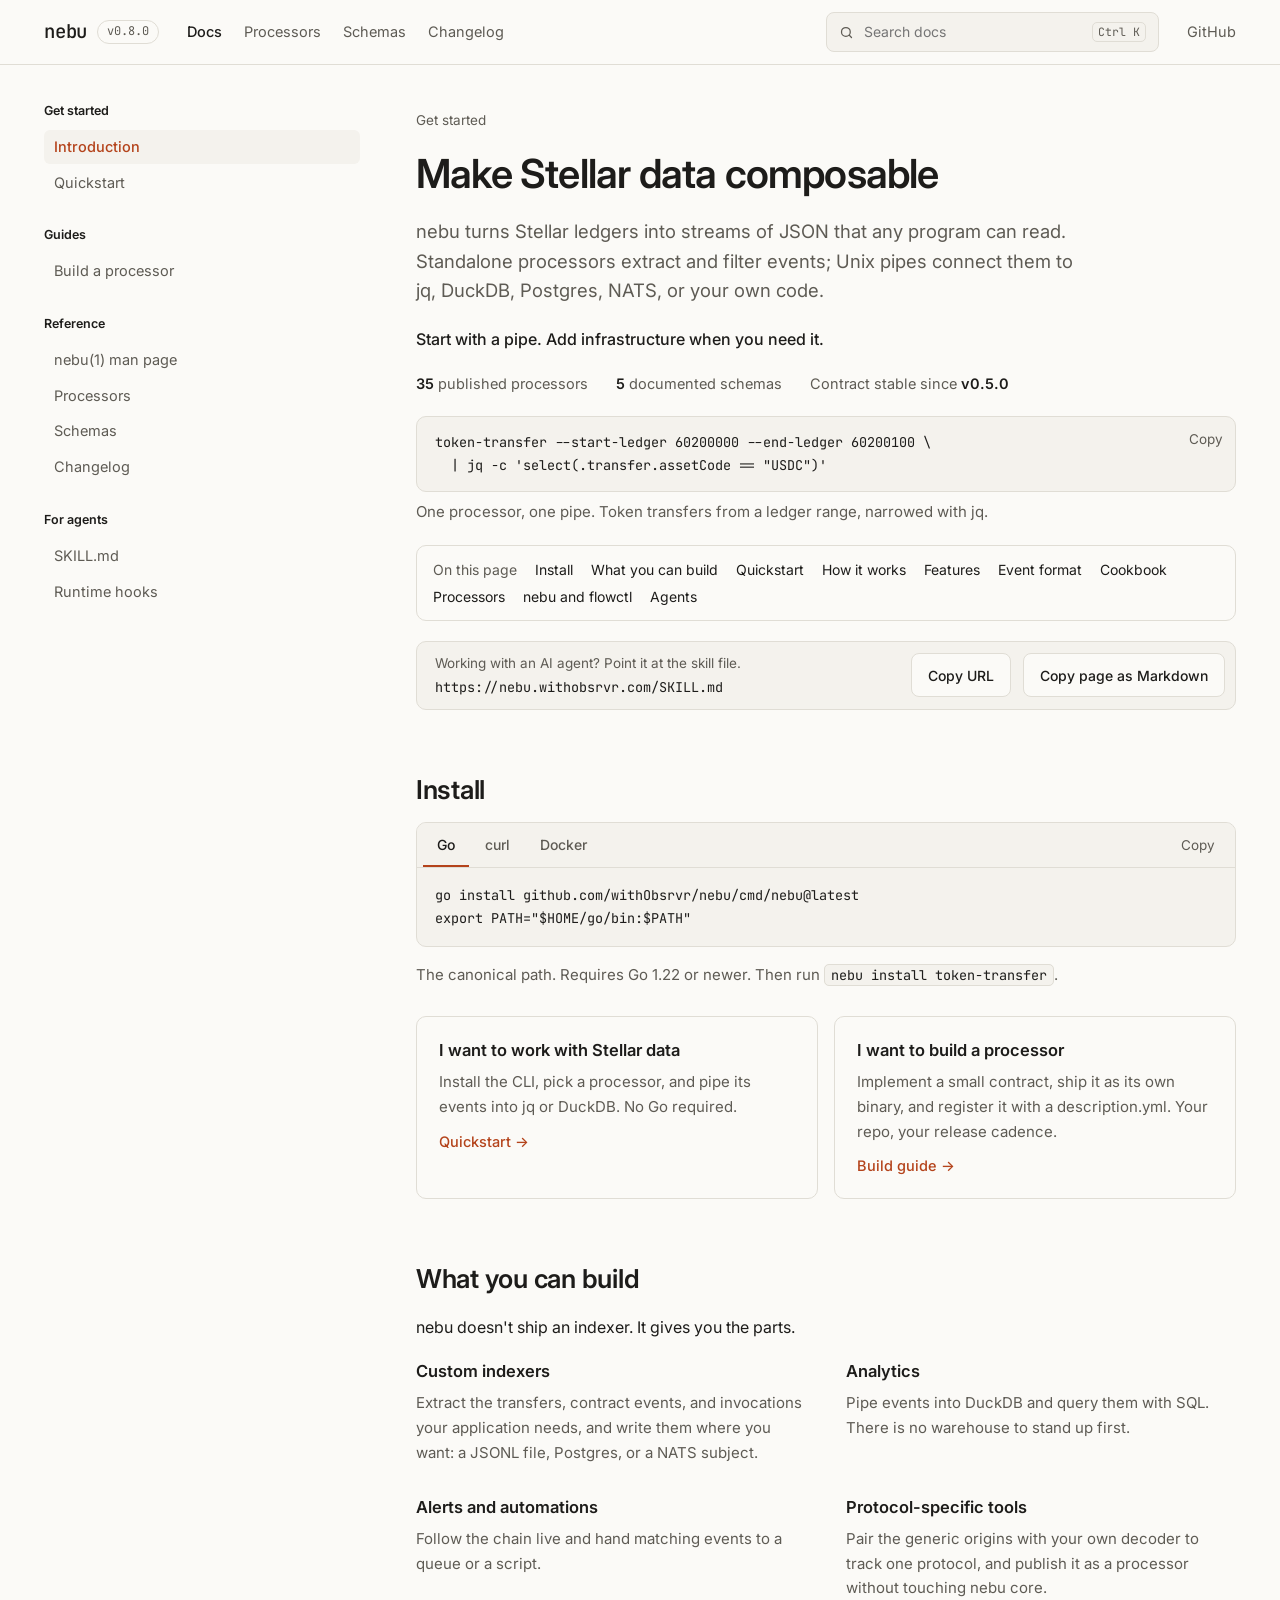
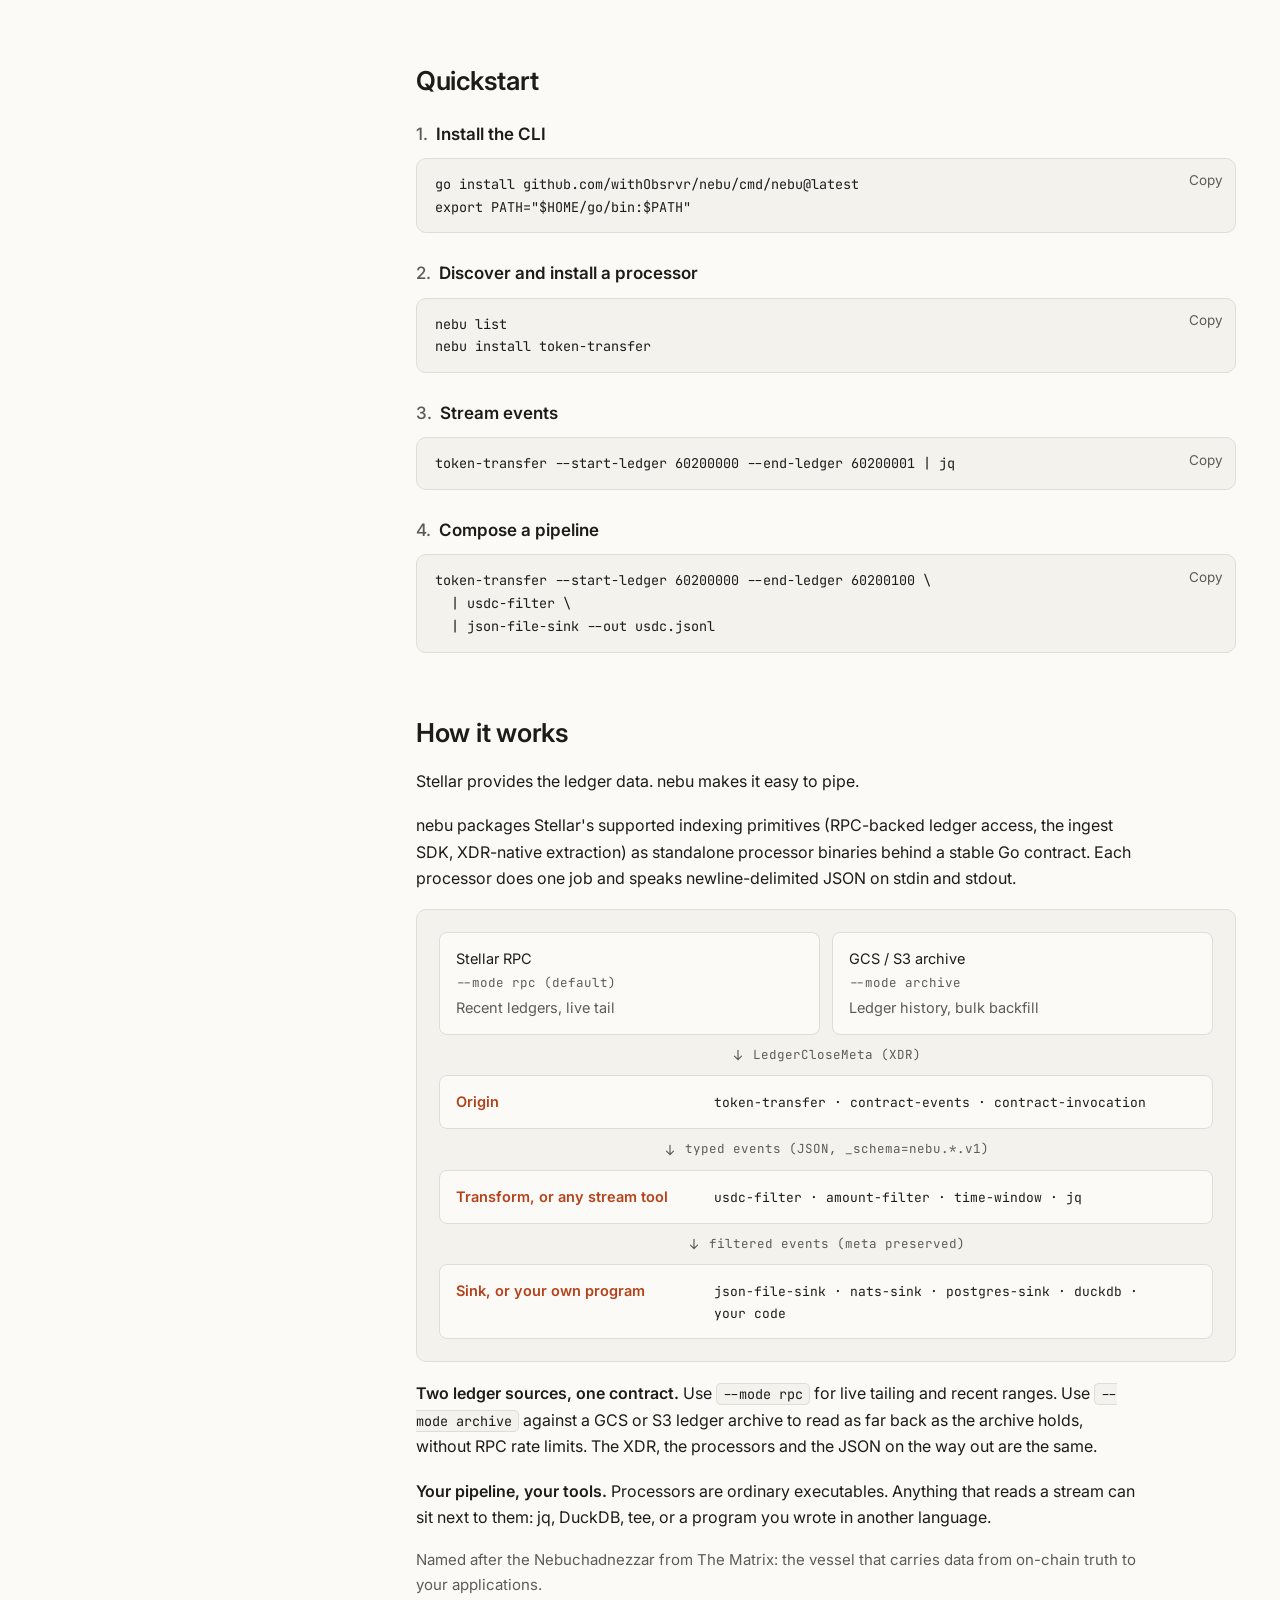
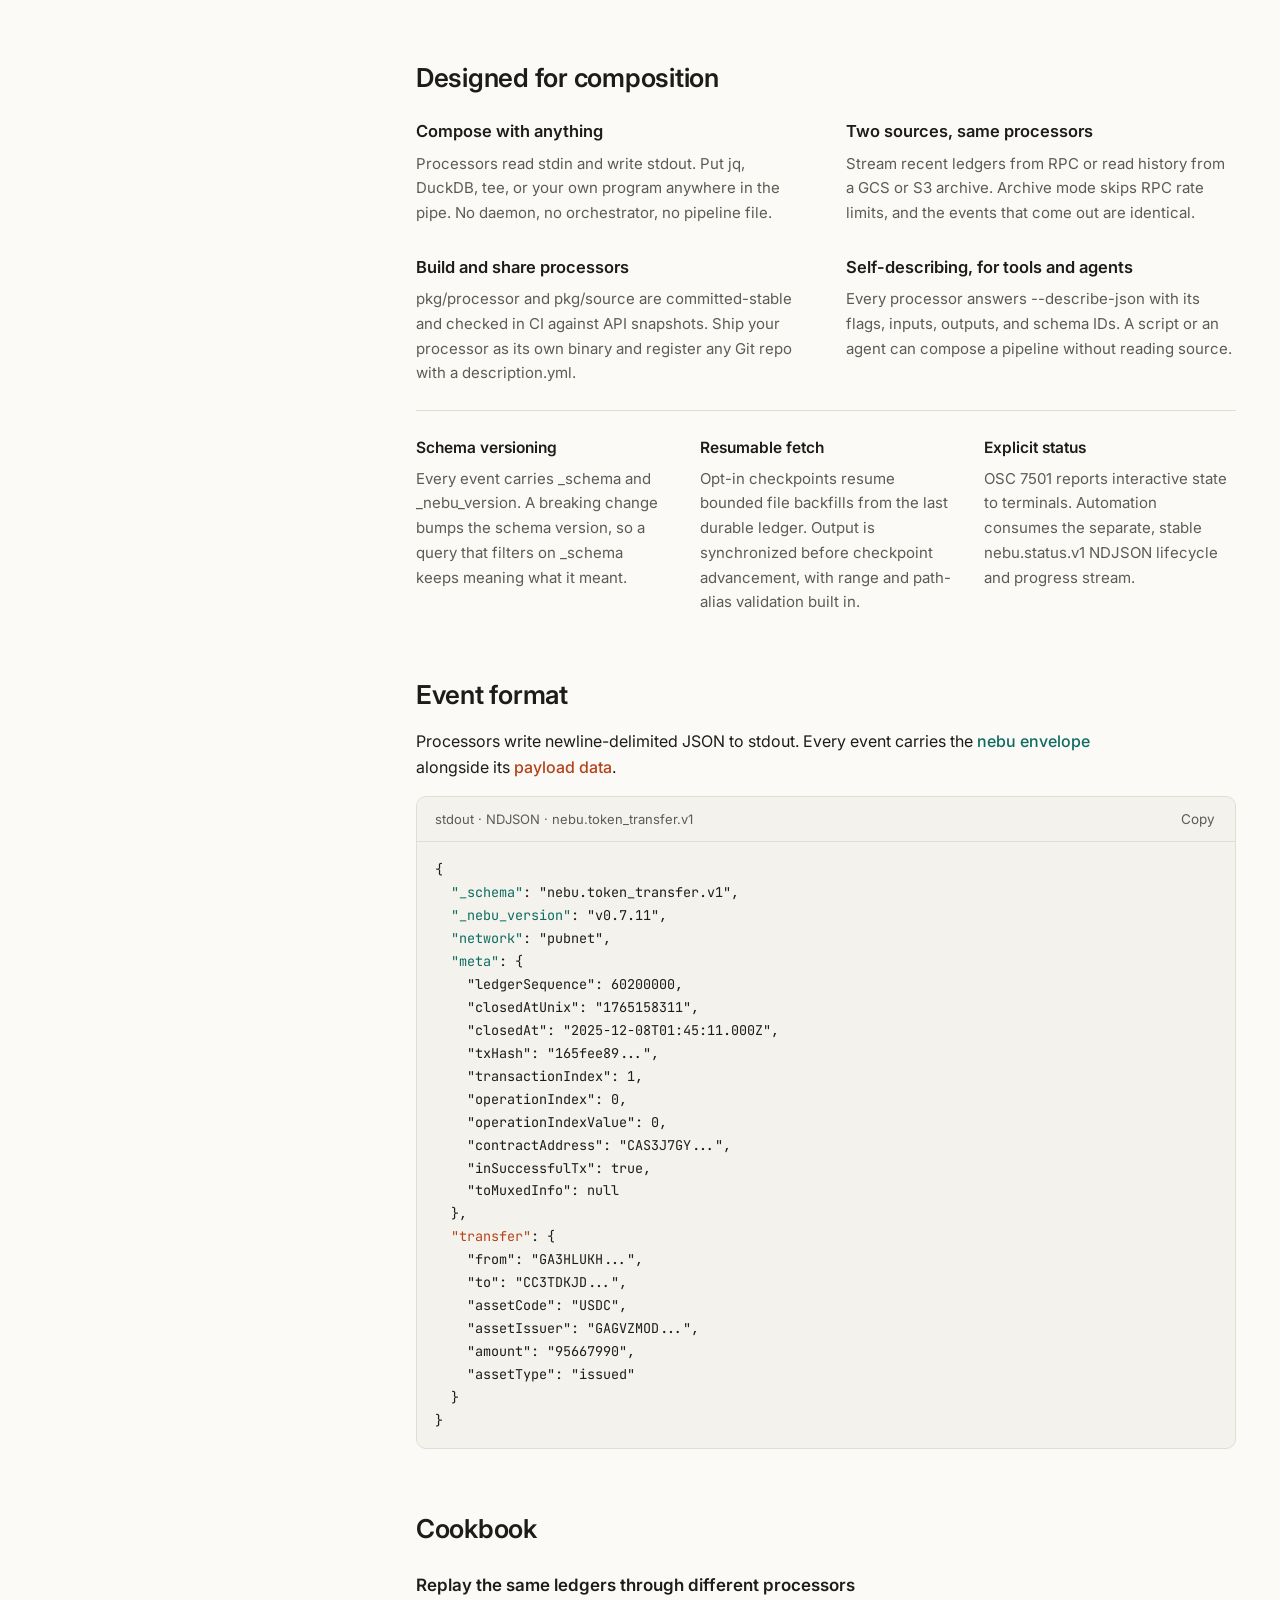
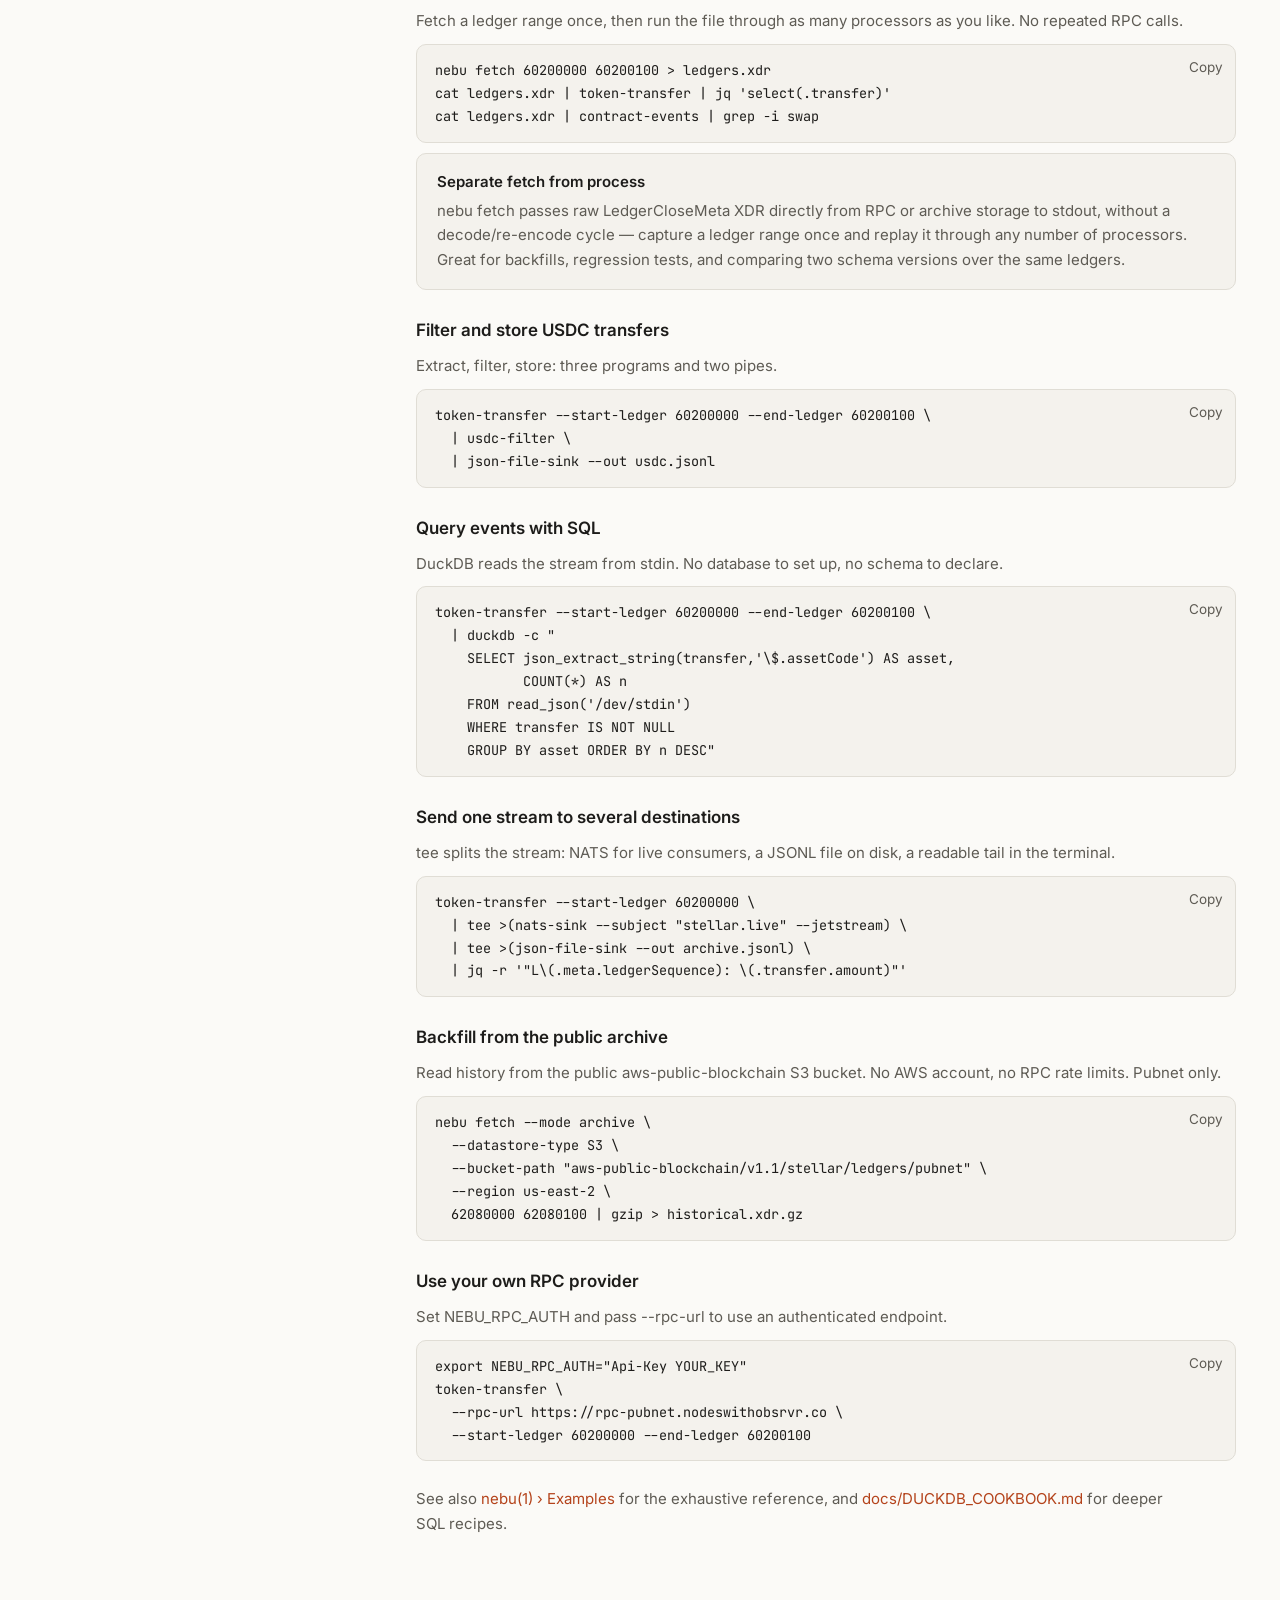
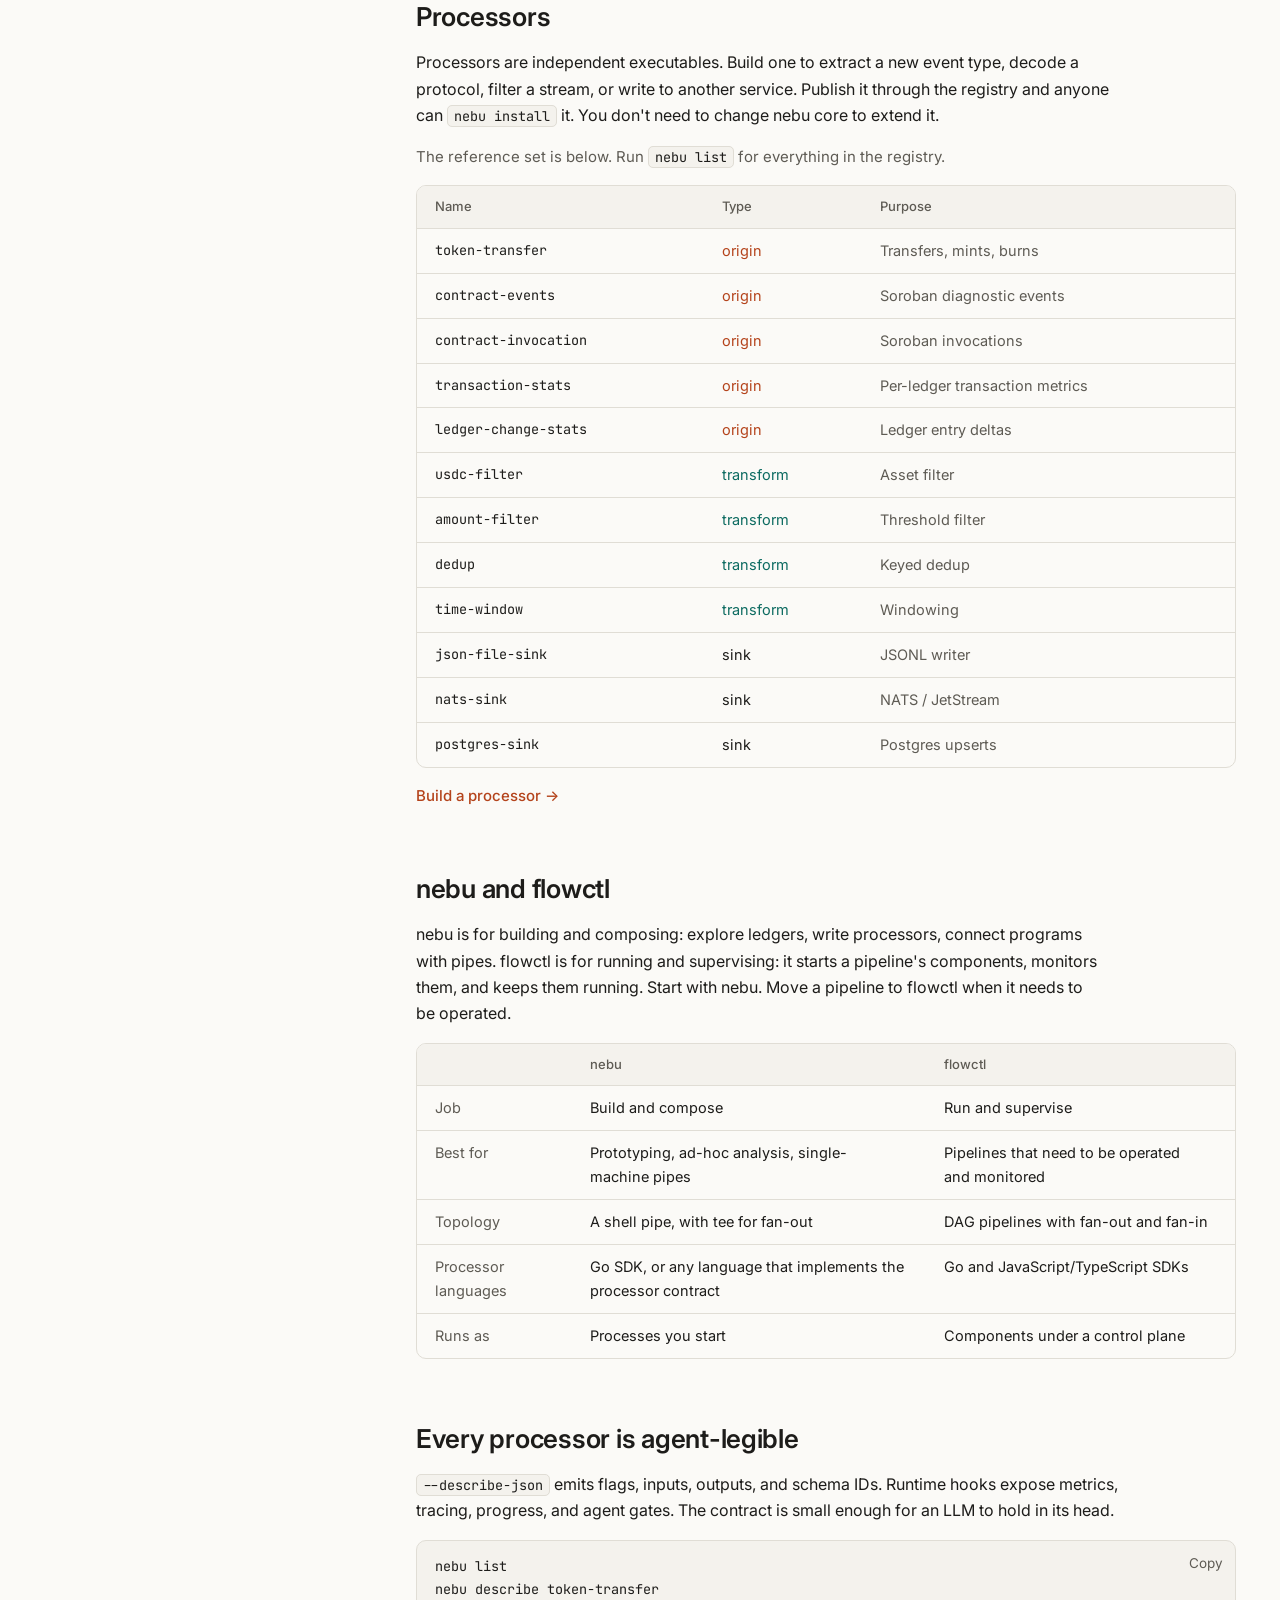
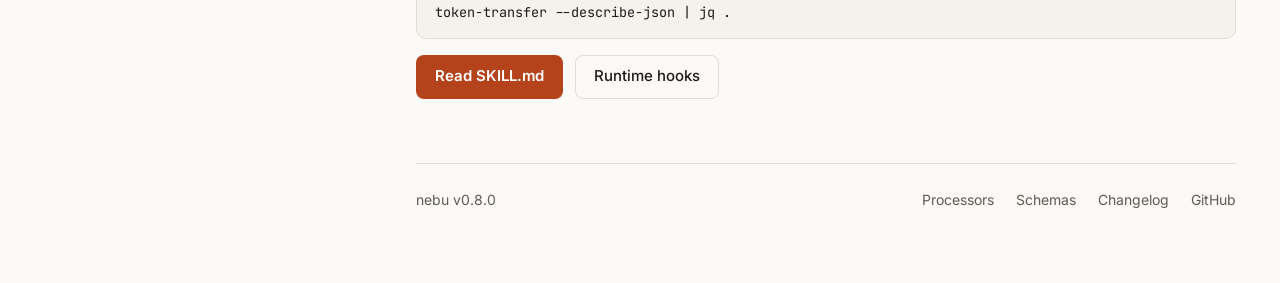
<file: docs/index.html>
<!DOCTYPE html>
<html lang="en">
<head>
<meta charset="utf-8">
<meta name="viewport" content="width=device-width, initial-scale=1">
<meta name="color-scheme" content="dark light">
<title>nebu documentation home</title>
<link rel="preconnect" href="https://fonts.googleapis.com">
<link rel="preconnect" href="https://fonts.gstatic.com" crossorigin>
<link rel="stylesheet" href="https://fonts.googleapis.com/css2?family=Inter:wght@400;500;600&amp;family=JetBrains+Mono:wght@400;500&amp;display=swap">
<link rel="stylesheet" href="assets/nebu.css">
</head>
<body id="top">

<header class="site-header">
<div class="site-header__inner">
<a href="index.html" class="brand">
<span class="brand__name">nebu</span>
<span class="brand__version">v0.8.0</span>
</a>
<nav aria-label="Primary" class="site-nav">
<a href="index.html" class="site-nav__link is-current">Docs</a>
<a href="processors.html" class="site-nav__link">Processors</a>
<a href="schemas.html" class="site-nav__link">Schemas</a>
<a href="changelog.html" class="site-nav__link">Changelog</a>
</nav>
<label data-search class="search">
<svg aria-hidden="true" width="15" height="15" viewBox="0 0 24 24" fill="none" stroke="currentColor" stroke-width="2" stroke-linecap="round"><circle cx="11" cy="11" r="7"></circle><path d="M20 20l-3.5-3.5"></path></svg>
<span class="sr-only">Search the docs</span>
<input type="search" placeholder="Search docs" class="search__input">
<span class="search__kbd">⌘K</span>
</label>
<a href="https://github.com/withObsrvr/nebu" class="site-nav__link">GitHub</a>
</div>
</header>

<div class="layout">

<nav aria-label="Documentation" class="sidebar"><div class="stack gap-2"><div class="sidebar__title">Get started</div><a href="index.html" aria-current="page" class="sidebar__link is-current">Introduction</a><a href="quickstart.html" class="sidebar__link">Quickstart</a></div><div class="stack gap-2"><div class="sidebar__title">Guides</div><a href="build-processors.html" class="sidebar__link">Build a processor</a></div><div class="stack gap-2"><div class="sidebar__title">Reference</div><a href="man.html" class="sidebar__link">nebu(1) man page</a><a href="processors.html" class="sidebar__link">Processors</a><a href="schemas.html" class="sidebar__link">Schemas</a><a href="changelog.html" class="sidebar__link">Changelog</a></div><div class="stack gap-2"><div class="sidebar__title">For agents</div><a href="https://nebu.withobsrvr.com/SKILL.md" class="sidebar__link">SKILL.md</a><a href="https://github.com/withObsrvr/nebu/blob/main/docs/HOOKS.md" class="sidebar__link">Runtime hooks</a></div></nav>

<main class="content">

<section class="stack gap-20">
<div class="eyebrow">Get started</div>
<h1>Make Stellar data composable</h1>
<p class="lede">nebu turns Stellar ledgers into streams of JSON that any program can read. Standalone processors extract and filter events; Unix pipes connect them to jq, DuckDB, Postgres, NATS, or your own code.</p>
<p class="tagline">Start with a pipe. Add infrastructure when you need it.</p>
<div style="display: flex; flex-wrap: wrap; gap: 6px 28px; font-size: 14.5px; color: var(--muted)">
<a href="processors.html" class="muted"><strong class="fg">35</strong> published processors</a>
<a href="schemas.html" class="muted"><strong class="fg">5</strong> documented schemas</a>
<a href="changelog.html" class="muted">Contract stable since <strong class="fg">v0.5.0</strong></a>
</div>
<div class="stack gap-8">
<div data-code class="code-block code-block--inline">
<pre class="code-block__pre">token-transfer --start-ledger 60200000 --end-ledger 60200100 \
  | jq -c 'select(.transfer.assetCode == "USDC")'</pre>
<button type="button" data-copy class="copy-btn">Copy</button>
</div>
<p class="small muted">One processor, one pipe. Token transfers from a ledger range, narrowed with jq.</p>
</div>
<nav aria-label="On this page" class="toc"><span class="muted">On this page</span><a href="#install" class="fg">Install</a><a href="#build" class="fg">What you can build</a><a href="#quickstart" class="fg">Quickstart</a><a href="#architecture" class="fg">How it works</a><a href="#features" class="fg">Features</a><a href="#event-format" class="fg">Event format</a><a href="#cookbook" class="fg">Cookbook</a><a href="#processors" class="fg">Processors</a><a href="#flowctl" class="fg">nebu and flowctl</a><a href="#agents" class="fg">Agents</a></nav>
<div data-code style="display: flex; flex-wrap: wrap; align-items: center; gap: 8px 16px; padding: 10px 10px 10px 18px; border: 1px solid var(--line); border-radius: 10px; background: var(--panel)">
<div style="flex: 1 1 320px; min-width: 0; display: flex; flex-direction: column; gap: 2px">
<span class="eyebrow">Working with an AI agent? Point it at the skill file.</span>
<pre style="margin: 0; overflow-x: auto; font-family: 'JetBrains Mono', ui-monospace, Menlo, monospace; font-size: 13.5px; color: var(--fg)">https://nebu.withobsrvr.com/SKILL.md</pre>
</div>
<div class="row-wrap">
<button type="button" data-copy class="btn btn--sm">Copy URL</button>
<button type="button" data-copy-page class="btn btn--sm">Copy page as Markdown</button>
</div>
</div>
</section>

<section id="install" class="stack gap-16">
<h2>Install</h2>
<div data-code class="code-block">
<div class="code-block__head code-block__head--tabs">
<div role="tablist" data-tabs aria-label="Install method" class="tabs">
<button type="button" role="tab" class="tab" id="tab-go" data-tab="go" aria-controls="panel-go" aria-selected="true">Go</button>
<button type="button" role="tab" class="tab" id="tab-curl" data-tab="curl" aria-controls="panel-curl" aria-selected="false" tabindex="-1">curl</button>
<button type="button" role="tab" class="tab" id="tab-docker" data-tab="docker" aria-controls="panel-docker" aria-selected="false" tabindex="-1">Docker</button>
</div>
<button type="button" data-copy class="copy-btn">Copy</button>
</div>
<div role="tabpanel" id="panel-go" aria-labelledby="tab-go" data-panel="go">
<pre class="code-block__pre code-block__pre--roomy">go install github.com/withObsrvr/nebu/cmd/nebu@latest
export PATH="$HOME/go/bin:$PATH"</pre>
</div>
<div role="tabpanel" id="panel-curl" aria-labelledby="tab-curl" data-panel="curl" hidden>
<pre class="code-block__pre code-block__pre--roomy">curl -sSL https://nebu.withobsrvr.com/install.sh | sh</pre>
</div>
<div role="tabpanel" id="panel-docker" aria-labelledby="tab-docker" data-panel="docker" hidden>
<pre class="code-block__pre code-block__pre--roomy">docker run --rm withobsrvr/nebu:latest --version
docker run --rm withobsrvr/nebu:latest \
  fetch 60200000 60200001 &gt; ledgers.xdr</pre>
</div>
</div>
<div data-panel="go">
<p class="small muted">The canonical path. Requires Go 1.22 or newer. Then run <code class="ic">nebu install token-transfer</code>.</p>
</div>
<div data-panel="curl" hidden>
<p class="small muted">Grabs a pre-built binary from the latest GitHub release. No Go toolchain required. Read the script before piping to sh if that's your policy.</p>
</div>
<div data-panel="docker" hidden>
<p class="small muted">The image contains the nebu CLI only; published processors are installed or packaged separately from the external registry. Use it for raw fetches and CLI inspection.</p>
</div>
<div style="display: grid; grid-template-columns: repeat(auto-fit, minmax(min(300px, 100%), 1fr)); gap: 16px; margin-top: 12px">
<a href="quickstart.html" class="card">
<span class="card__title">I want to work with Stellar data</span>
<span class="small muted">Install the CLI, pick a processor, and pipe its events into jq or DuckDB. No Go required.</span>
<span class="card__cta">Quickstart →</span>
</a>
<a href="build-processors.html" class="card">
<span class="card__title">I want to build a processor</span>
<span class="small muted">Implement a small contract, ship it as its own binary, and register it with a description.yml. Your repo, your release cadence.</span>
<span class="card__cta">Build guide →</span>
</a>
</div>
</section>

<section id="build" class="stack gap-18">
<h2>What you can build</h2>
<p class="measure">nebu doesn't ship an indexer. It gives you the parts.</p>
<div class="grid-features">
<div class="stack gap-6">
<h3 class="h3-sm">Custom indexers</h3>
<p class="small muted">Extract the transfers, contract events, and invocations your application needs, and write them where you want: a JSONL file, Postgres, or a NATS subject.</p>
</div>
<div class="stack gap-6">
<h3 class="h3-sm">Analytics</h3>
<p class="small muted">Pipe events into DuckDB and query them with SQL. There is no warehouse to stand up first.</p>
</div>
<div class="stack gap-6">
<h3 class="h3-sm">Alerts and automations</h3>
<p class="small muted">Follow the chain live and hand matching events to a queue or a script.</p>
</div>
<div class="stack gap-6">
<h3 class="h3-sm">Protocol-specific tools</h3>
<p class="small muted">Pair the generic origins with your own decoder to track one protocol, and publish it as a processor without touching nebu core.</p>
</div>
</div>
</section>

<section id="quickstart" class="stack gap-22">
<h2>Quickstart</h2>
<ol class="steps">
<li class="stack gap-10">
<h3><span class="step-num">1.</span>Install the CLI</h3>
<div data-code class="code-block code-block--inline">
<pre class="code-block__pre">go install github.com/withObsrvr/nebu/cmd/nebu@latest
export PATH="$HOME/go/bin:$PATH"</pre>
<button type="button" data-copy class="copy-btn">Copy</button>
</div>
</li>
<li class="stack gap-10">
<h3><span class="step-num">2.</span>Discover and install a processor</h3>
<div data-code class="code-block code-block--inline">
<pre class="code-block__pre">nebu list
nebu install token-transfer</pre>
<button type="button" data-copy class="copy-btn">Copy</button>
</div>
</li>
<li class="stack gap-10">
<h3><span class="step-num">3.</span>Stream events</h3>
<div data-code class="code-block code-block--inline">
<pre class="code-block__pre">token-transfer --start-ledger 60200000 --end-ledger 60200001 | jq</pre>
<button type="button" data-copy class="copy-btn">Copy</button>
</div>
</li>
<li class="stack gap-10">
<h3><span class="step-num">4.</span>Compose a pipeline</h3>
<div data-code class="code-block code-block--inline">
<pre class="code-block__pre">token-transfer --start-ledger 60200000 --end-ledger 60200100 \
  | usdc-filter \
  | json-file-sink --out usdc.jsonl</pre>
<button type="button" data-copy class="copy-btn">Copy</button>
</div>
</li>
</ol>
</section>

<section id="architecture" class="stack gap-18">
<h2>How it works</h2>
<p class="measure">Stellar provides the ledger data. nebu makes it easy to pipe.</p>
<p class="measure">nebu packages Stellar's supported indexing primitives (RPC-backed ledger access, the ingest SDK, XDR-native extraction) as standalone processor binaries behind a stable Go contract. Each processor does one job and speaks newline-delimited JSON on stdin and stdout.</p>
<div class="flow">
<div style="display: grid; grid-template-columns: repeat(auto-fit, minmax(min(240px, 100%), 1fr)); gap: 12px">
<div class="flow__source">
<span>Stellar RPC</span>
<span class="mono xs muted">--mode rpc (default)</span>
<span class="muted">Recent ledgers, live tail</span>
</div>
<div class="flow__source">
<span>GCS / S3 archive</span>
<span class="mono xs muted">--mode archive</span>
<span class="muted">Ledger history, bulk backfill</span>
</div>
</div>
<div class="flow__arrow">
<svg aria-hidden="true" width="14" height="14" viewBox="0 0 24 24" fill="none" stroke="currentColor" stroke-width="2" stroke-linecap="round" stroke-linejoin="round"><path d="M12 4v16M6 14l6 6 6-6"></path></svg>
<span>LedgerCloseMeta (XDR)</span>
</div>
<div class="flow__stage">
<span class="flow__stage-name">Origin</span>
<span class="flow__stage-items">token-transfer · contract-events · contract-invocation</span>
</div>
<div class="flow__arrow">
<svg aria-hidden="true" width="14" height="14" viewBox="0 0 24 24" fill="none" stroke="currentColor" stroke-width="2" stroke-linecap="round" stroke-linejoin="round"><path d="M12 4v16M6 14l6 6 6-6"></path></svg>
<span>typed events (JSON, _schema=nebu.*.v1)</span>
</div>
<div class="flow__stage">
<span class="flow__stage-name">Transform, or any stream tool</span>
<span class="flow__stage-items">usdc-filter · amount-filter · time-window · jq</span>
</div>
<div class="flow__arrow">
<svg aria-hidden="true" width="14" height="14" viewBox="0 0 24 24" fill="none" stroke="currentColor" stroke-width="2" stroke-linecap="round" stroke-linejoin="round"><path d="M12 4v16M6 14l6 6 6-6"></path></svg>
<span>filtered events (meta preserved)</span>
</div>
<div class="flow__stage">
<span class="flow__stage-name">Sink, or your own program</span>
<span class="flow__stage-items">json-file-sink · nats-sink · postgres-sink · duckdb · your code</span>
</div>
</div>
<p class="measure"><strong>Two ledger sources, one contract.</strong> Use <code class="ic">--mode rpc</code> for live tailing and recent ranges. Use <code class="ic">--mode archive</code> against a GCS or S3 ledger archive to read as far back as the archive holds, without RPC rate limits. The XDR, the processors and the JSON on the way out are the same.</p>
<p class="measure"><strong>Your pipeline, your tools.</strong> Processors are ordinary executables. Anything that reads a stream can sit next to them: jq, DuckDB, tee, or a program you wrote in another language.</p>
<p class="measure small muted">Named after the Nebuchadnezzar from The Matrix: the vessel that carries data from on-chain truth to your applications.</p>
</section>

<section id="features" class="stack gap-24">
<h2>Designed for composition</h2>
<div class="grid-features">
<div class="stack gap-6">
<h3 class="h3-sm">Compose with anything</h3>
<p class="small muted">Processors read stdin and write stdout. Put jq, DuckDB, tee, or your own program anywhere in the pipe. No daemon, no orchestrator, no pipeline file.</p>
</div>
<div class="stack gap-6">
<h3 class="h3-sm">Two sources, same processors</h3>
<p class="small muted">Stream recent ledgers from RPC or read history from a GCS or S3 archive. Archive mode skips RPC rate limits, and the events that come out are identical.</p>
</div>
<div class="stack gap-6">
<h3 class="h3-sm">Build and share processors</h3>
<p class="small muted">pkg/processor and pkg/source are committed-stable and checked in CI against API snapshots. Ship your processor as its own binary and register any Git repo with a description.yml.</p>
</div>
<div class="stack gap-6">
<h3 class="h3-sm">Self-describing, for tools and agents</h3>
<p class="small muted">Every processor answers --describe-json with its flags, inputs, outputs, and schema IDs. A script or an agent can compose a pipeline without reading source.</p>
</div>
</div>
<div class="grid-features grid-features--minor">
<div class="stack gap-6">
<h3 class="h3-xs">Schema versioning</h3>
<p class="small muted">Every event carries _schema and _nebu_version. A breaking change bumps the schema version, so a query that filters on _schema keeps meaning what it meant.</p>
</div>
<div class="stack gap-6">
<h3 class="h3-xs">Resumable fetch</h3>
<p class="small muted">Opt-in checkpoints resume bounded file backfills from the last durable ledger. Output is synchronized before checkpoint advancement, with range and path-alias validation built in.</p>
</div>
<div class="stack gap-6">
<h3 class="h3-xs">Explicit status</h3>
<p class="small muted">OSC 7501 reports interactive state to terminals. Automation consumes the separate, stable nebu.status.v1 NDJSON lifecycle and progress stream.</p>
</div>
</div>
</section>

<section id="event-format" class="stack gap-16">
<h2>Event format</h2>
<p class="measure">Processors write newline-delimited JSON to stdout. Every event carries the <span style="color: var(--teal); font-weight: 500">nebu envelope</span> alongside its <span style="color: var(--accent); font-weight: 500">payload data</span>.</p>
<div data-code class="code-block">
<div class="code-block__head">
<span class="code-block__label">stdout · NDJSON · nebu.token_transfer.v1</span>
<button type="button" data-copy class="copy-btn">Copy</button>
</div>
<pre class="code-block__pre code-block__pre--roomy">{
  <span class="teal">"_schema"</span>: "nebu.token_transfer.v1",
  <span class="teal">"_nebu_version"</span>: "v0.7.11",
  <span class="teal">"network"</span>: "pubnet",
  <span class="teal">"meta"</span>: {
    "ledgerSequence": 60200000,
    "closedAtUnix": "1765158311",
    "closedAt": "2025-12-08T01:45:11.000Z",
    "txHash": "165fee89...",
    "transactionIndex": 1,
    "operationIndex": 0,
    "operationIndexValue": 0,
    "contractAddress": "CAS3J7GY...",
    "inSuccessfulTx": true,
    "toMuxedInfo": null
  },
  <span class="accent">"transfer"</span>: {
    "from": "GA3HLUKH...",
    "to": "CC3TDKJD...",
    "assetCode": "USDC",
    "assetIssuer": "GAGVZMOD...",
    "amount": "95667990",
    "assetType": "issued"
  }
}</pre>
</div>
</section>

<section id="cookbook" class="stack gap-26">
<h2>Cookbook</h2>

<div class="stack gap-10">
<h3>Replay the same ledgers through different processors</h3>
<p class="small muted">Fetch a ledger range once, then run the file through as many processors as you like. No repeated RPC calls.</p>
<div data-code class="code-block code-block--inline">
<pre class="code-block__pre">nebu fetch 60200000 60200100 &gt; ledgers.xdr
cat ledgers.xdr | token-transfer | jq 'select(.transfer)'
cat ledgers.xdr | contract-events | grep -i swap</pre>
<button type="button" data-copy class="copy-btn">Copy</button>
</div>
<div role="note" class="callout">
<strong>Separate fetch from process</strong>
<span class="muted">nebu fetch passes raw LedgerCloseMeta XDR directly from RPC or archive storage to stdout, without a decode/re-encode cycle — capture a ledger range once and replay it through any number of processors. Great for backfills, regression tests, and comparing two schema versions over the same ledgers.</span>
</div>
</div>

<div class="stack gap-10">
<h3>Filter and store USDC transfers</h3>
<p class="small muted">Extract, filter, store: three programs and two pipes.</p>
<div data-code class="code-block code-block--inline">
<pre class="code-block__pre">token-transfer --start-ledger 60200000 --end-ledger 60200100 \
  | usdc-filter \
  | json-file-sink --out usdc.jsonl</pre>
<button type="button" data-copy class="copy-btn">Copy</button>
</div>
</div>

<div class="stack gap-10">
<h3>Query events with SQL</h3>
<p class="small muted">DuckDB reads the stream from stdin. No database to set up, no schema to declare.</p>
<div data-code class="code-block code-block--inline">
<pre class="code-block__pre">token-transfer --start-ledger 60200000 --end-ledger 60200100 \
  | duckdb -c "
    SELECT json_extract_string(transfer,'\$.assetCode') AS asset,
           COUNT(*) AS n
    FROM read_json('/dev/stdin')
    WHERE transfer IS NOT NULL
    GROUP BY asset ORDER BY n DESC"</pre>
<button type="button" data-copy class="copy-btn">Copy</button>
</div>
</div>

<div class="stack gap-10">
<h3>Send one stream to several destinations</h3>
<p class="small muted">tee splits the stream: NATS for live consumers, a JSONL file on disk, a readable tail in the terminal.</p>
<div data-code class="code-block code-block--inline">
<pre class="code-block__pre">token-transfer --start-ledger 60200000 \
  | tee &gt;(nats-sink --subject "stellar.live" --jetstream) \
  | tee &gt;(json-file-sink --out archive.jsonl) \
  | jq -r '"L\(.meta.ledgerSequence): \(.transfer.amount)"'</pre>
<button type="button" data-copy class="copy-btn">Copy</button>
</div>
</div>

<div class="stack gap-10">
<h3>Backfill from the public archive</h3>
<p class="small muted">Read history from the public aws-public-blockchain S3 bucket. No AWS account, no RPC rate limits. Pubnet only.</p>
<div data-code class="code-block code-block--inline">
<pre class="code-block__pre">nebu fetch --mode archive \
  --datastore-type S3 \
  --bucket-path "aws-public-blockchain/v1.1/stellar/ledgers/pubnet" \
  --region us-east-2 \
  62080000 62080100 | gzip &gt; historical.xdr.gz</pre>
<button type="button" data-copy class="copy-btn">Copy</button>
</div>
</div>

<div class="stack gap-10">
<h3>Use your own RPC provider</h3>
<p class="small muted">Set NEBU_RPC_AUTH and pass --rpc-url to use an authenticated endpoint.</p>
<div data-code class="code-block code-block--inline">
<pre class="code-block__pre">export NEBU_RPC_AUTH="Api-Key YOUR_KEY"
token-transfer \
  --rpc-url https://rpc-pubnet.nodeswithobsrvr.co \
  --start-ledger 60200000 --end-ledger 60200100</pre>
<button type="button" data-copy class="copy-btn">Copy</button>
</div>
</div>

<p class="small muted">See also <a href="man.html">nebu(1) › Examples</a> for the exhaustive reference, and <a href="https://github.com/withObsrvr/nebu/blob/main/docs/DUCKDB_COOKBOOK.md">docs/DUCKDB_COOKBOOK.md</a> for deeper SQL recipes.</p>
</section>

<section id="processors" class="stack gap-16">
<h2>Processors</h2>
<p class="measure">Processors are independent executables. Build one to extract a new event type, decode a protocol, filter a stream, or write to another service. Publish it through the registry and anyone can <code class="ic">nebu install</code> it. You don't need to change nebu core to extend it.</p>
<p class="measure small muted">The reference set is below. Run <code class="ic">nebu list</code> for everything in the registry.</p>
<div class="table-wrap">
<table class="table">
<thead>
<tr>
<th scope="col">Name</th>
<th scope="col">Type</th>
<th scope="col">Purpose</th>
</tr>
</thead>
<tbody>
<tr><td class="mono">token-transfer</td><td class="accent">origin</td><td class="muted">Transfers, mints, burns</td></tr>
<tr><td class="mono">contract-events</td><td class="accent">origin</td><td class="muted">Soroban diagnostic events</td></tr>
<tr><td class="mono">contract-invocation</td><td class="accent">origin</td><td class="muted">Soroban invocations</td></tr>
<tr><td class="mono">transaction-stats</td><td class="accent">origin</td><td class="muted">Per-ledger transaction metrics</td></tr>
<tr><td class="mono">ledger-change-stats</td><td class="accent">origin</td><td class="muted">Ledger entry deltas</td></tr>
<tr><td class="mono">usdc-filter</td><td class="teal">transform</td><td class="muted">Asset filter</td></tr>
<tr><td class="mono">amount-filter</td><td class="teal">transform</td><td class="muted">Threshold filter</td></tr>
<tr><td class="mono">dedup</td><td class="teal">transform</td><td class="muted">Keyed dedup</td></tr>
<tr><td class="mono">time-window</td><td class="teal">transform</td><td class="muted">Windowing</td></tr>
<tr><td class="mono">json-file-sink</td><td>sink</td><td class="muted">JSONL writer</td></tr>
<tr><td class="mono">nats-sink</td><td>sink</td><td class="muted">NATS / JetStream</td></tr>
<tr><td class="mono">postgres-sink</td><td>sink</td><td class="muted">Postgres upserts</td></tr>
</tbody>
</table>
</div>
<a href="build-processors.html" class="link-cta">Build a processor →</a>
</section>

<section id="flowctl" class="stack gap-16">
<h2>nebu and flowctl</h2>
<p class="measure">nebu is for building and composing: explore ledgers, write processors, connect programs with pipes. flowctl is for running and supervising: it starts a pipeline's components, monitors them, and keeps them running. Start with nebu. Move a pipeline to flowctl when it needs to be operated.</p>
<div class="table-wrap">
<table class="table">
<thead>
<tr>
<th scope="col"><span class="sr-only">Aspect</span></th>
<th scope="col">nebu</th>
<th scope="col">flowctl</th>
</tr>
</thead>
<tbody>
<tr><th scope="row" class="muted">Job</th><td>Build and compose</td><td>Run and supervise</td></tr>
<tr><th scope="row" class="muted">Best for</th><td>Prototyping, ad-hoc analysis, single-machine pipes</td><td>Pipelines that need to be operated and monitored</td></tr>
<tr><th scope="row" class="muted">Topology</th><td>A shell pipe, with tee for fan-out</td><td>DAG pipelines with fan-out and fan-in</td></tr>
<tr><th scope="row" class="muted">Processor languages</th><td>Go SDK, or any language that implements the processor contract</td><td>Go and JavaScript/TypeScript SDKs</td></tr>
<tr><th scope="row" class="muted">Runs as</th><td>Processes you start</td><td>Components under a control plane</td></tr>
</tbody>
</table>
</div>
</section>

<section id="agents" class="stack gap-16">
<h2>Every processor is agent-legible</h2>
<p class="measure"><code class="ic">--describe-json</code> emits flags, inputs, outputs, and schema IDs. Runtime hooks expose metrics, tracing, progress, and agent gates. The contract is small enough for an LLM to hold in its head.</p>
<div data-code class="code-block code-block--inline">
<pre class="code-block__pre">nebu list
nebu describe token-transfer
token-transfer --describe-json | jq .</pre>
<button type="button" data-copy class="copy-btn">Copy</button>
</div>
<div class="row-wrap">
<a href="https://nebu.withobsrvr.com/SKILL.md" class="btn btn--primary">Read SKILL.md</a>
<a href="https://github.com/withObsrvr/nebu/blob/main/docs/HOOKS.md" class="btn">Runtime hooks</a>
</div>
</section>

<footer class="site-footer">
<span>nebu v0.8.0</span>
<div class="site-footer__links">
<a href="processors.html" class="muted">Processors</a>
<a href="schemas.html" class="muted">Schemas</a>
<a href="changelog.html" class="muted">Changelog</a>
<a href="https://github.com/withObsrvr/nebu" class="muted">GitHub</a>
</div>
</footer>

</main>
</div>

<script src="assets/nebu.js"></script>
</body>
</html>
</file>
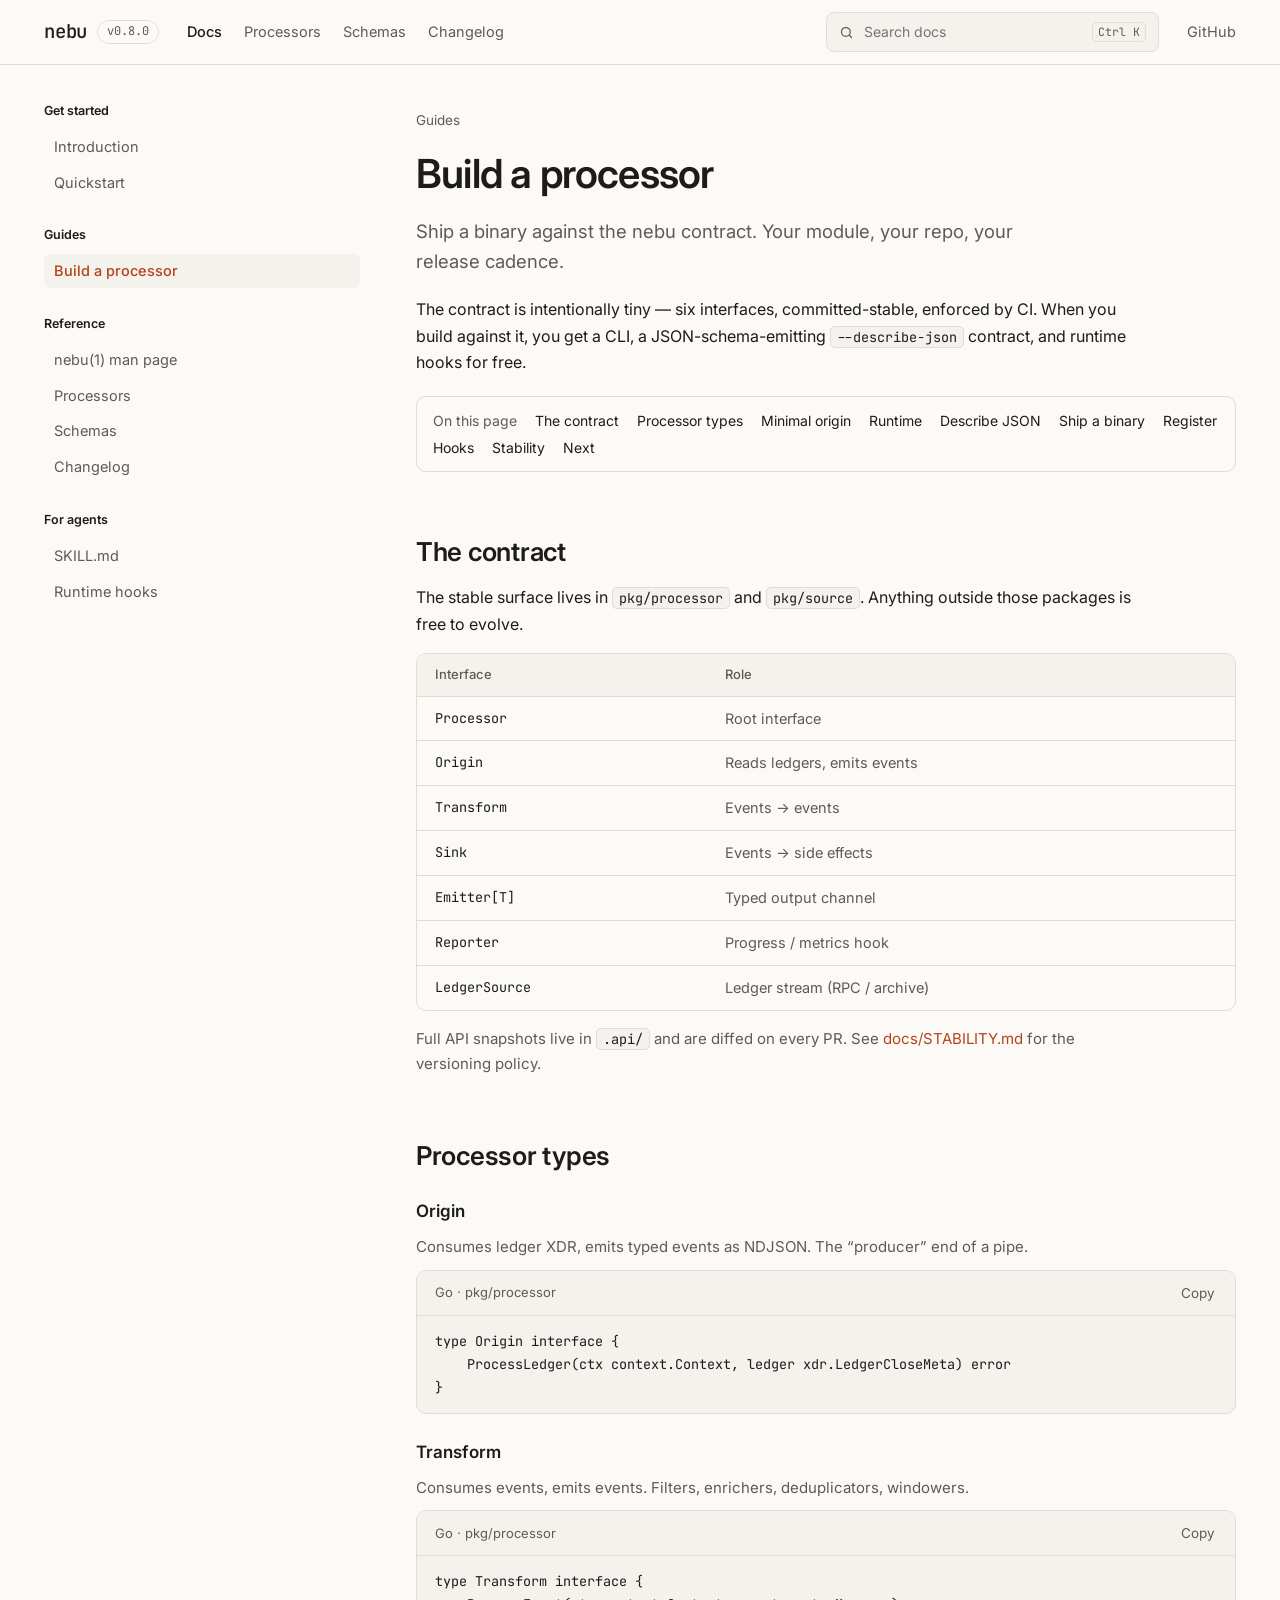
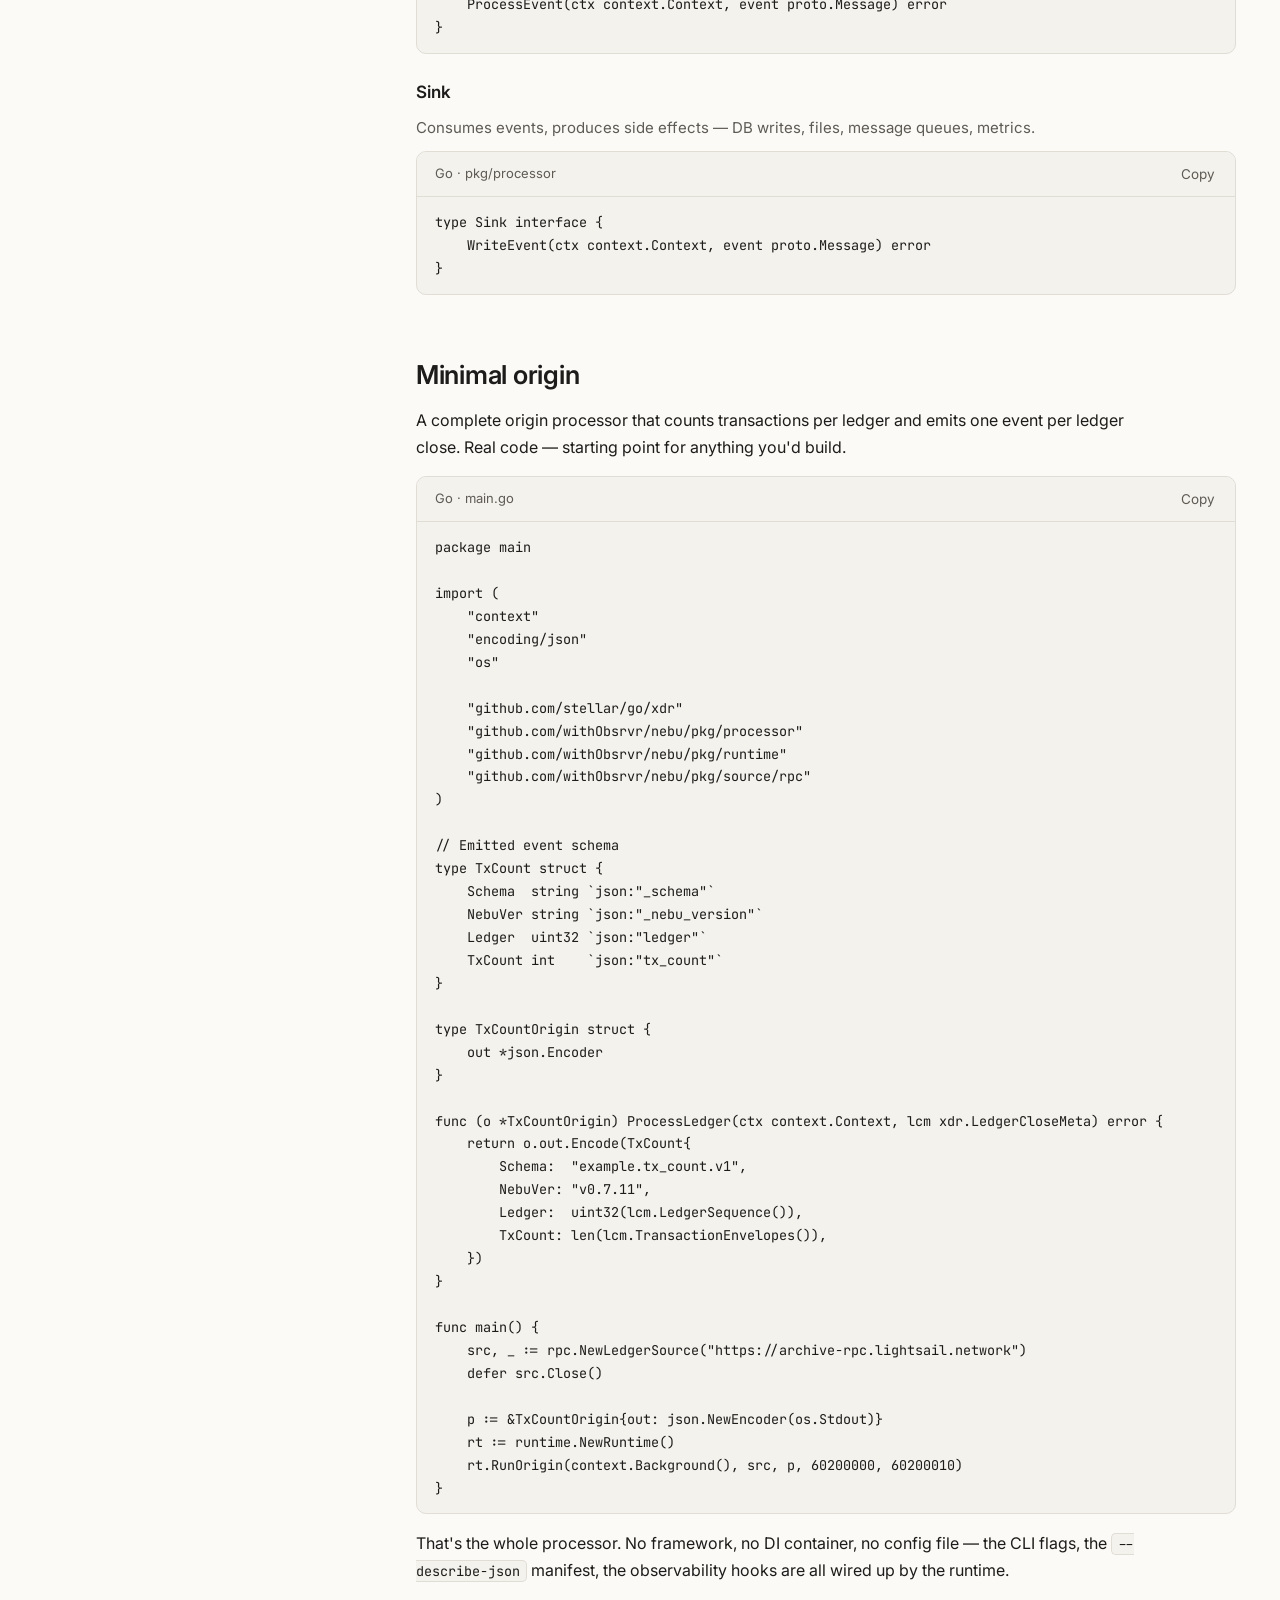
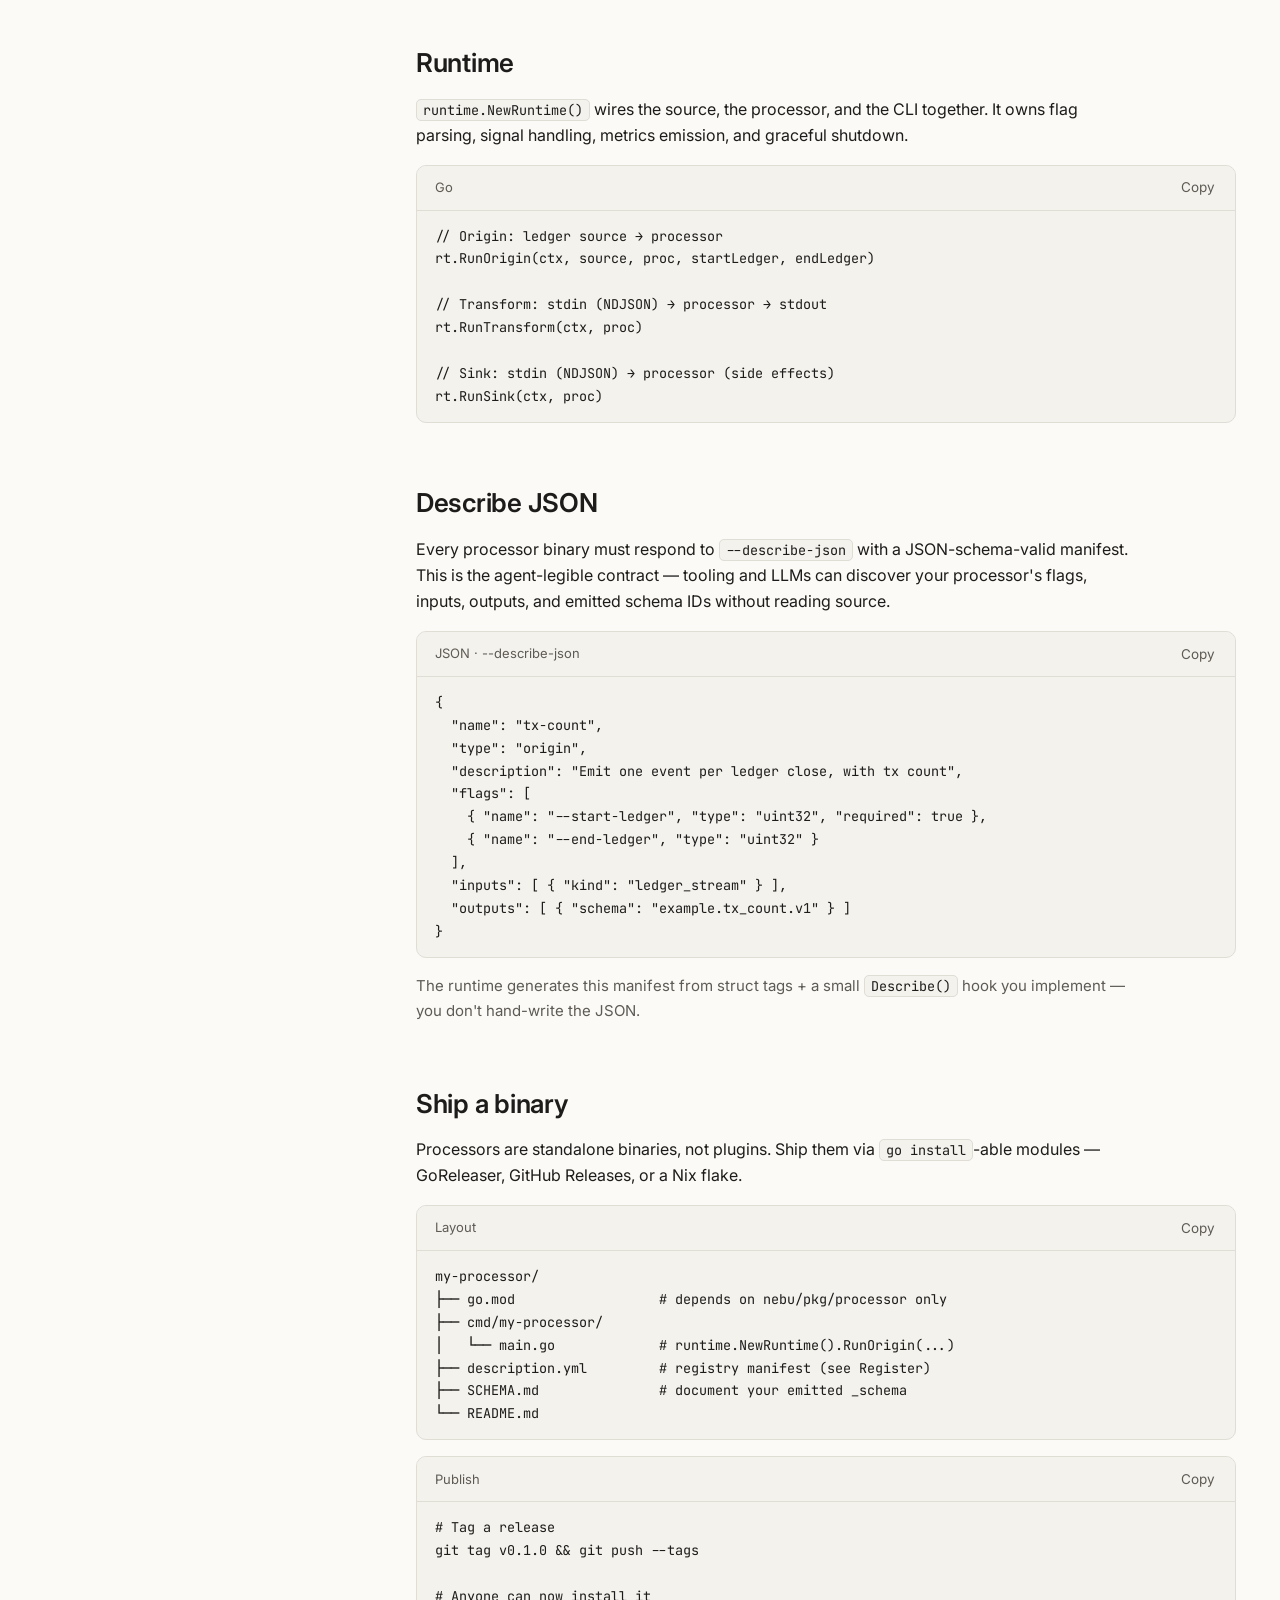
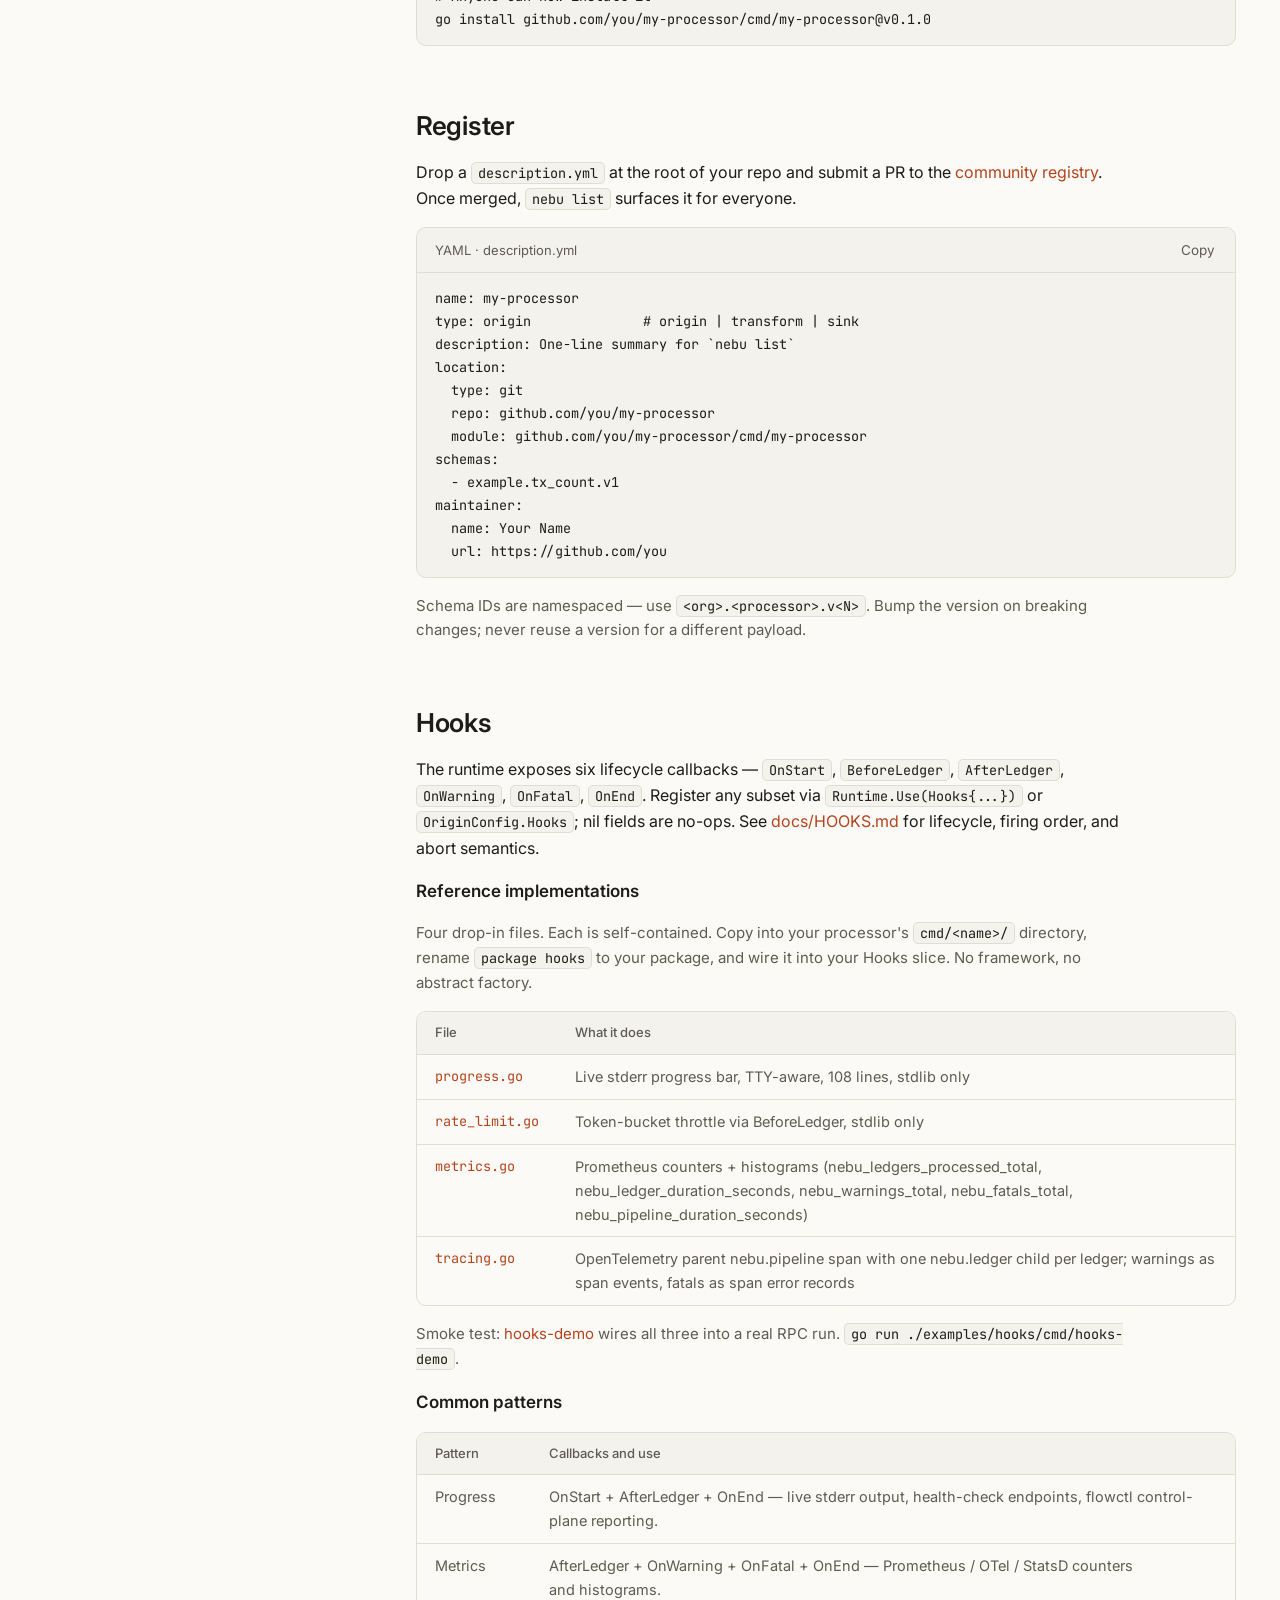
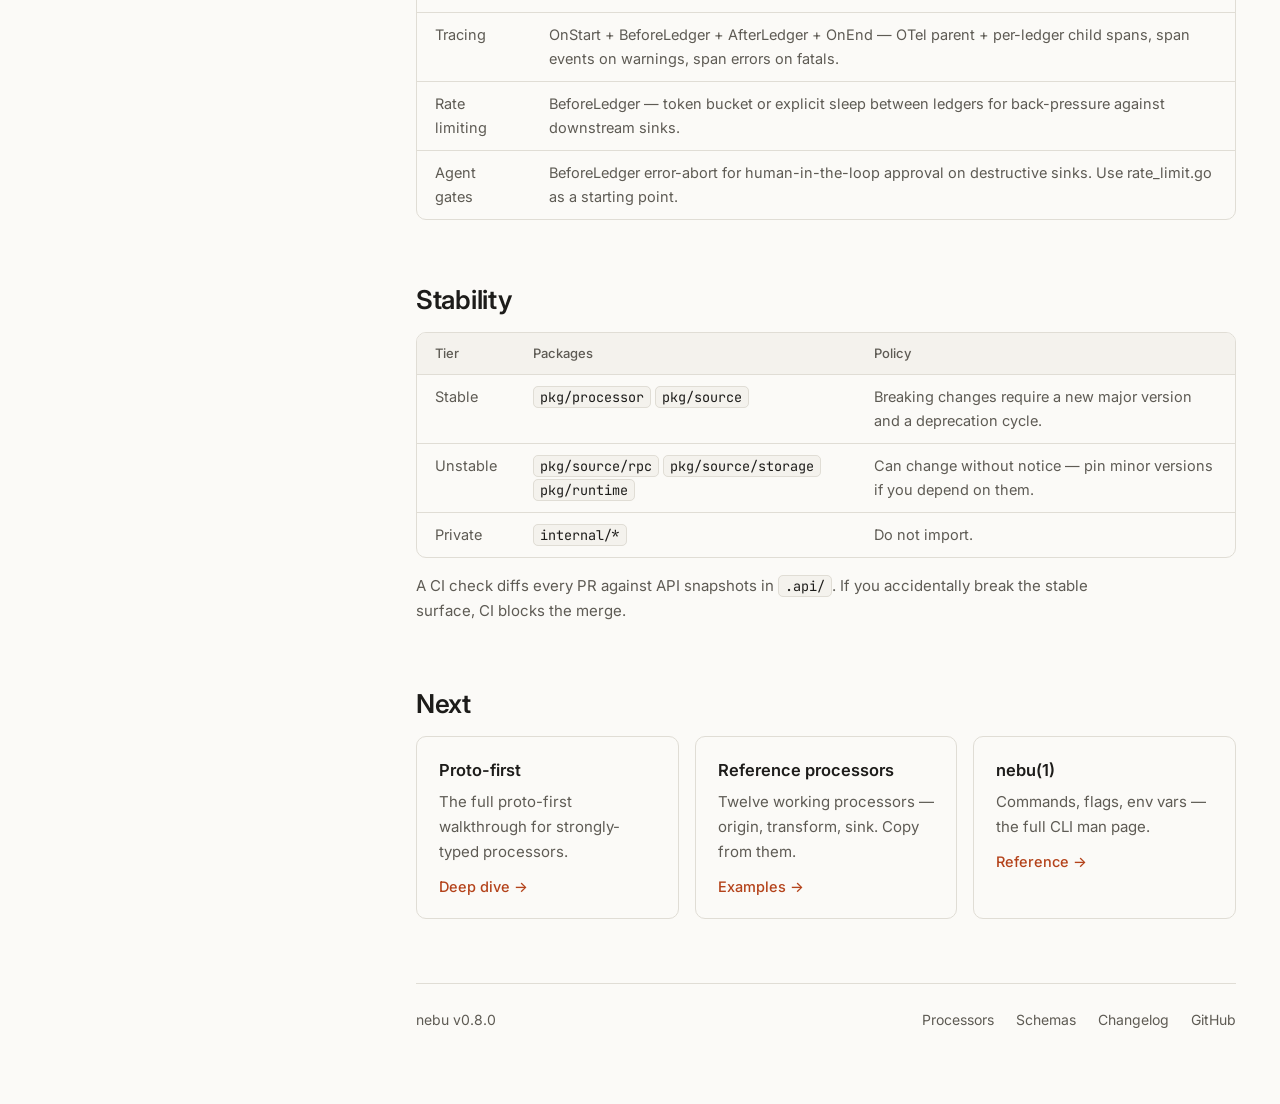
<file: docs/build-processors.html>
<!DOCTYPE html>
<html lang="en">
<head>
<meta charset="utf-8">
<meta name="viewport" content="width=device-width, initial-scale=1">
<meta name="color-scheme" content="dark light">
<title>Build a nebu processor</title>
<link rel="preconnect" href="https://fonts.googleapis.com">
<link rel="preconnect" href="https://fonts.gstatic.com" crossorigin>
<link rel="stylesheet" href="https://fonts.googleapis.com/css2?family=Inter:wght@400;500;600&amp;family=JetBrains+Mono:wght@400;500&amp;display=swap">
<link rel="stylesheet" href="assets/nebu.css">
</head>
<body id="top">

<header class="site-header">
<div class="site-header__inner">
<a href="index.html" class="brand">
<span class="brand__name">nebu</span>
<span class="brand__version">v0.8.0</span>
</a>
<nav aria-label="Primary" class="site-nav">
<a href="index.html" class="site-nav__link is-current">Docs</a>
<a href="processors.html" class="site-nav__link">Processors</a>
<a href="schemas.html" class="site-nav__link">Schemas</a>
<a href="changelog.html" class="site-nav__link">Changelog</a>
</nav>
<label data-search class="search">
<svg aria-hidden="true" width="15" height="15" viewBox="0 0 24 24" fill="none" stroke="currentColor" stroke-width="2" stroke-linecap="round"><circle cx="11" cy="11" r="7"></circle><path d="M20 20l-3.5-3.5"></path></svg>
<span class="sr-only">Search the docs</span>
<input type="search" placeholder="Search docs" class="search__input">
<span class="search__kbd">⌘K</span>
</label>
<a href="https://github.com/withObsrvr/nebu" class="site-nav__link">GitHub</a>
</div>
</header>

<div class="layout">
<nav aria-label="Documentation" class="sidebar"><div class="stack gap-2"><div class="sidebar__title">Get started</div><a href="index.html" class="sidebar__link">Introduction</a><a href="quickstart.html" class="sidebar__link">Quickstart</a></div><div class="stack gap-2"><div class="sidebar__title">Guides</div><a href="build-processors.html" aria-current="page" class="sidebar__link is-current">Build a processor</a></div><div class="stack gap-2"><div class="sidebar__title">Reference</div><a href="man.html" class="sidebar__link">nebu(1) man page</a><a href="processors.html" class="sidebar__link">Processors</a><a href="schemas.html" class="sidebar__link">Schemas</a><a href="changelog.html" class="sidebar__link">Changelog</a></div><div class="stack gap-2"><div class="sidebar__title">For agents</div><a href="https://nebu.withobsrvr.com/SKILL.md" class="sidebar__link">SKILL.md</a><a href="https://github.com/withObsrvr/nebu/blob/main/docs/HOOKS.md" class="sidebar__link">Runtime hooks</a></div></nav>
<main class="content">
<section class="stack gap-20"><div class="eyebrow">Guides</div>
<h1>Build a processor</h1>
<p class="lede">Ship a binary against the nebu contract. Your module, your repo, your release cadence.</p>
<p class="measure">The contract is intentionally tiny — six interfaces, committed-stable, enforced by CI. When you build against it, you get a CLI, a JSON-schema-emitting <code class="ic">--describe-json</code> contract, and runtime hooks for free.</p>
<nav aria-label="On this page" class="toc"><span class="muted">On this page</span><a href="#contract" class="fg">The contract</a><a href="#types" class="fg">Processor types</a><a href="#minimal" class="fg">Minimal origin</a><a href="#runtime" class="fg">Runtime</a><a href="#describe" class="fg">Describe JSON</a><a href="#ship" class="fg">Ship a binary</a><a href="#register" class="fg">Register</a><a href="#hooks" class="fg">Hooks</a><a href="#stability" class="fg">Stability</a><a href="#next" class="fg">Next</a></nav></section>

<section class="stack gap-16"><h2 id="contract">The contract</h2>
<p class="measure">The stable surface lives in <code class="ic">pkg/processor</code> and <code class="ic">pkg/source</code>. Anything outside those packages is free to evolve.</p>
<div class="table-wrap"><table class="table" style="min-width: 420px"><thead><tr><th scope="col">Interface</th><th scope="col">Role</th></tr></thead><tbody><tr><td class="mono nowrap">Processor</td><td class="muted">Root interface</td></tr><tr><td class="mono nowrap">Origin</td><td class="muted">Reads ledgers, emits events</td></tr><tr><td class="mono nowrap">Transform</td><td class="muted">Events → events</td></tr><tr><td class="mono nowrap">Sink</td><td class="muted">Events → side effects</td></tr><tr><td class="mono nowrap">Emitter[T]</td><td class="muted">Typed output channel</td></tr><tr><td class="mono nowrap">Reporter</td><td class="muted">Progress / metrics hook</td></tr><tr><td class="mono nowrap">LedgerSource</td><td class="muted">Ledger stream (RPC / archive)</td></tr></tbody></table></div>
<p class="measure small muted">Full API snapshots live in <code class="ic">.api/</code> and are diffed on every PR. See <a href="https://github.com/withObsrvr/nebu/blob/main/docs/STABILITY.md">docs/STABILITY.md</a> for the versioning policy.</p></section>

<section class="stack gap-24"><h2 id="types">Processor types</h2>
<div class="stack gap-10"><h3>Origin</h3>
<p class="measure small muted">Consumes ledger XDR, emits typed events as NDJSON. The “producer” end of a pipe.</p>
<div data-code class="code-block"><div class="code-block__head"><span class="code-block__label">Go · pkg/processor</span><button type="button" data-copy class="copy-btn">Copy</button></div><pre class="code-block__pre">type Origin interface {
	ProcessLedger(ctx context.Context, ledger xdr.LedgerCloseMeta) error
}</pre></div></div>
<div class="stack gap-10"><h3>Transform</h3>
<p class="measure small muted">Consumes events, emits events. Filters, enrichers, deduplicators, windowers.</p>
<div data-code class="code-block"><div class="code-block__head"><span class="code-block__label">Go · pkg/processor</span><button type="button" data-copy class="copy-btn">Copy</button></div><pre class="code-block__pre">type Transform interface {
	ProcessEvent(ctx context.Context, event proto.Message) error
}</pre></div></div>
<div class="stack gap-10"><h3>Sink</h3>
<p class="measure small muted">Consumes events, produces side effects — DB writes, files, message queues, metrics.</p>
<div data-code class="code-block"><div class="code-block__head"><span class="code-block__label">Go · pkg/processor</span><button type="button" data-copy class="copy-btn">Copy</button></div><pre class="code-block__pre">type Sink interface {
	WriteEvent(ctx context.Context, event proto.Message) error
}</pre></div></div></section>

<section class="stack gap-16"><h2 id="minimal">Minimal origin</h2>
<p class="measure">A complete origin processor that counts transactions per ledger and emits one event per ledger close. Real code — starting point for anything you'd build.</p>
<div data-code class="code-block"><div class="code-block__head"><span class="code-block__label">Go · main.go</span><button type="button" data-copy class="copy-btn">Copy</button></div><pre class="code-block__pre">package main

import (
	"context"
	"encoding/json"
	"os"

	"github.com/stellar/go/xdr"
	"github.com/withObsrvr/nebu/pkg/processor"
	"github.com/withObsrvr/nebu/pkg/runtime"
	"github.com/withObsrvr/nebu/pkg/source/rpc"
)

// Emitted event schema
type TxCount struct {
	Schema  string `json:"_schema"`
	NebuVer string `json:"_nebu_version"`
	Ledger  uint32 `json:"ledger"`
	TxCount int    `json:"tx_count"`
}

type TxCountOrigin struct {
	out *json.Encoder
}

func (o *TxCountOrigin) ProcessLedger(ctx context.Context, lcm xdr.LedgerCloseMeta) error {
	return o.out.Encode(TxCount{
		Schema:  "example.tx_count.v1",
		NebuVer: "v0.7.11",
		Ledger:  uint32(lcm.LedgerSequence()),
		TxCount: len(lcm.TransactionEnvelopes()),
	})
}

func main() {
	src, _ := rpc.NewLedgerSource("https://archive-rpc.lightsail.network")
	defer src.Close()

	p := &amp;TxCountOrigin{out: json.NewEncoder(os.Stdout)}
	rt := runtime.NewRuntime()
	rt.RunOrigin(context.Background(), src, p, 60200000, 60200010)
}</pre></div>
<p class="measure">That's the whole processor. No framework, no DI container, no config file — the CLI flags, the <code class="ic">--describe-json</code> manifest, the observability hooks are all wired up by the runtime.</p></section>

<section class="stack gap-16"><h2 id="runtime">Runtime</h2>
<p class="measure"><code class="ic">runtime.NewRuntime()</code> wires the source, the processor, and the CLI together. It owns flag parsing, signal handling, metrics emission, and graceful shutdown.</p>
<div data-code class="code-block"><div class="code-block__head"><span class="code-block__label">Go</span><button type="button" data-copy class="copy-btn">Copy</button></div><pre class="code-block__pre">// Origin: ledger source → processor
rt.RunOrigin(ctx, source, proc, startLedger, endLedger)

// Transform: stdin (NDJSON) → processor → stdout
rt.RunTransform(ctx, proc)

// Sink: stdin (NDJSON) → processor (side effects)
rt.RunSink(ctx, proc)</pre></div></section>

<section class="stack gap-16"><h2 id="describe">Describe JSON</h2>
<p class="measure">Every processor binary must respond to <code class="ic">--describe-json</code> with a JSON-schema-valid manifest. This is the agent-legible contract — tooling and LLMs can discover your processor's flags, inputs, outputs, and emitted schema IDs without reading source.</p>
<div data-code class="code-block"><div class="code-block__head"><span class="code-block__label">JSON · --describe-json</span><button type="button" data-copy class="copy-btn">Copy</button></div><pre class="code-block__pre">{
  "name": "tx-count",
  "type": "origin",
  "description": "Emit one event per ledger close, with tx count",
  "flags": [
    { "name": "--start-ledger", "type": "uint32", "required": true },
    { "name": "--end-ledger", "type": "uint32" }
  ],
  "inputs": [ { "kind": "ledger_stream" } ],
  "outputs": [ { "schema": "example.tx_count.v1" } ]
}</pre></div>
<p class="measure small muted">The runtime generates this manifest from struct tags + a small <code class="ic">Describe()</code> hook you implement — you don't hand-write the JSON.</p></section>

<section class="stack gap-16"><h2 id="ship">Ship a binary</h2>
<p class="measure">Processors are standalone binaries, not plugins. Ship them via <code class="ic">go install</code>-able modules — GoReleaser, GitHub Releases, or a Nix flake.</p>
<div data-code class="code-block"><div class="code-block__head"><span class="code-block__label">Layout</span><button type="button" data-copy class="copy-btn">Copy</button></div><pre class="code-block__pre">my-processor/
├── go.mod                  # depends on nebu/pkg/processor only
├── cmd/my-processor/
│   └── main.go             # runtime.NewRuntime().RunOrigin(...)
├── description.yml         # registry manifest (see Register)
├── SCHEMA.md               # document your emitted _schema
└── README.md</pre></div>
<div data-code class="code-block"><div class="code-block__head"><span class="code-block__label">Publish</span><button type="button" data-copy class="copy-btn">Copy</button></div><pre class="code-block__pre"># Tag a release
git tag v0.1.0 &amp;&amp; git push --tags

# Anyone can now install it
go install github.com/you/my-processor/cmd/my-processor@v0.1.0</pre></div></section>

<section class="stack gap-16"><h2 id="register">Register</h2>
<p class="measure">Drop a <code class="ic">description.yml</code> at the root of your repo and submit a PR to the <a href="https://github.com/withObsrvr/nebu-processor-registry">community registry</a>. Once merged, <code class="ic">nebu list</code> surfaces it for everyone.</p>
<div data-code class="code-block"><div class="code-block__head"><span class="code-block__label">YAML · description.yml</span><button type="button" data-copy class="copy-btn">Copy</button></div><pre class="code-block__pre">name: my-processor
type: origin              # origin | transform | sink
description: One-line summary for `nebu list`
location:
  type: git
  repo: github.com/you/my-processor
  module: github.com/you/my-processor/cmd/my-processor
schemas:
  - example.tx_count.v1
maintainer:
  name: Your Name
  url: https://github.com/you</pre></div>
<p class="measure small muted">Schema IDs are namespaced — use <code class="ic">&lt;org&gt;.&lt;processor&gt;.v&lt;N&gt;</code>. Bump the version on breaking changes; never reuse a version for a different payload.</p></section>

<section class="stack gap-16"><h2 id="hooks">Hooks</h2>
<p class="measure">The runtime exposes six lifecycle callbacks — <code class="ic">OnStart</code>, <code class="ic">BeforeLedger</code>, <code class="ic">AfterLedger</code>, <code class="ic">OnWarning</code>, <code class="ic">OnFatal</code>, <code class="ic">OnEnd</code>. Register any subset via <code class="ic">Runtime.Use(Hooks{...})</code> or <code class="ic">OriginConfig.Hooks</code>; nil fields are no-ops. See <a href="https://github.com/withObsrvr/nebu/blob/main/docs/HOOKS.md">docs/HOOKS.md</a> for lifecycle, firing order, and abort semantics.</p>
<h3>Reference implementations</h3>
<p class="measure small muted">Four drop-in files. Each is self-contained. Copy into your processor's <code class="ic">cmd/&lt;name&gt;/</code> directory, rename <code class="ic">package hooks</code> to your package, and wire it into your Hooks slice. No framework, no abstract factory.</p>
<div class="table-wrap"><table class="table"><thead><tr><th scope="col">File</th><th scope="col">What it does</th></tr></thead><tbody><tr><td class="mono nowrap"><a href="https://github.com/withObsrvr/nebu-processor-registry/blob/main/processors/token-transfer/cmd/token-transfer/progress.go">progress.go</a></td><td class="muted">Live stderr progress bar, TTY-aware, 108 lines, stdlib only</td></tr><tr><td class="mono nowrap"><a href="https://github.com/withObsrvr/nebu/blob/main/examples/hooks/rate_limit.go">rate_limit.go</a></td><td class="muted">Token-bucket throttle via BeforeLedger, stdlib only</td></tr><tr><td class="mono nowrap"><a href="https://github.com/withObsrvr/nebu/blob/main/examples/hooks/metrics.go">metrics.go</a></td><td class="muted">Prometheus counters + histograms (nebu_ledgers_processed_total, nebu_ledger_duration_seconds, nebu_warnings_total, nebu_fatals_total, nebu_pipeline_duration_seconds)</td></tr><tr><td class="mono nowrap"><a href="https://github.com/withObsrvr/nebu/blob/main/examples/hooks/tracing.go">tracing.go</a></td><td class="muted">OpenTelemetry parent nebu.pipeline span with one nebu.ledger child per ledger; warnings as span events, fatals as span error records</td></tr></tbody></table></div>
<p class="measure small muted">Smoke test: <a href="https://github.com/withObsrvr/nebu/tree/main/examples/hooks/cmd/hooks-demo">hooks-demo</a> wires all three into a real RPC run. <code class="ic">go run ./examples/hooks/cmd/hooks-demo</code>.</p>
<h3>Common patterns</h3>
<div class="table-wrap"><table class="table"><thead><tr><th scope="col">Pattern</th><th scope="col">Callbacks and use</th></tr></thead><tbody><tr><td class="muted">Progress</td><td class="muted">OnStart + AfterLedger + OnEnd — live stderr output, health-check endpoints, flowctl control-plane reporting.</td></tr><tr><td class="muted">Metrics</td><td class="muted">AfterLedger + OnWarning + OnFatal + OnEnd — Prometheus / OTel / StatsD counters and histograms.</td></tr><tr><td class="muted">Tracing</td><td class="muted">OnStart + BeforeLedger + AfterLedger + OnEnd — OTel parent + per-ledger child spans, span events on warnings, span errors on fatals.</td></tr><tr><td class="muted">Rate limiting</td><td class="muted">BeforeLedger — token bucket or explicit sleep between ledgers for back-pressure against downstream sinks.</td></tr><tr><td class="muted">Agent gates</td><td class="muted">BeforeLedger error-abort for human-in-the-loop approval on destructive sinks. Use rate_limit.go as a starting point.</td></tr></tbody></table></div></section>

<section class="stack gap-16"><h2 id="stability">Stability</h2>
<div class="table-wrap"><table class="table" style="min-width: 640px"><thead><tr><th scope="col">Tier</th><th scope="col">Packages</th><th scope="col">Policy</th></tr></thead><tbody><tr><td class="muted">Stable</td><td class="muted"><code class="ic">pkg/processor</code> <code class="ic">pkg/source</code></td><td class="muted">Breaking changes require a new major version and a deprecation cycle.</td></tr><tr><td class="muted">Unstable</td><td class="muted"><code class="ic">pkg/source/rpc</code> <code class="ic">pkg/source/storage</code> <code class="ic">pkg/runtime</code></td><td class="muted">Can change without notice — pin minor versions if you depend on them.</td></tr><tr><td class="muted">Private</td><td class="muted"><code class="ic">internal/*</code></td><td class="muted">Do not import.</td></tr></tbody></table></div>
<p class="measure small muted">A CI check diffs every PR against API snapshots in <code class="ic">.api/</code>. If you accidentally break the stable surface, CI blocks the merge.</p></section>

<section class="stack gap-16"><h2 id="next">Next</h2>
<div style="display: grid; grid-template-columns: repeat(auto-fit, minmax(min(230px, 100%), 1fr)); gap: 16px"><a href="https://github.com/withObsrvr/nebu-processor-registry/blob/main/BUILDING_PROTO_PROCESSORS.md" class="card"><span class="card__title">Proto-first</span><span class="small muted">The full proto-first walkthrough for strongly-typed processors.</span><span class="card__cta">Deep dive →</span></a><a href="https://github.com/withObsrvr/nebu/tree/main/examples/processors" class="card"><span class="card__title">Reference processors</span><span class="small muted">Twelve working processors — origin, transform, sink. Copy from them.</span><span class="card__cta">Examples →</span></a><a href="man.html" class="card"><span class="card__title">nebu(1)</span><span class="small muted">Commands, flags, env vars — the full CLI man page.</span><span class="card__cta">Reference →</span></a></div></section>

<footer class="site-footer">
<span>nebu v0.8.0</span>
<div class="site-footer__links">
<a href="processors.html" class="muted">Processors</a>
<a href="schemas.html" class="muted">Schemas</a>
<a href="changelog.html" class="muted">Changelog</a>
<a href="https://github.com/withObsrvr/nebu" class="muted">GitHub</a>
</div>
</footer>
</main>
</div>

<script src="assets/nebu.js"></script>
</body>
</html>
</file>
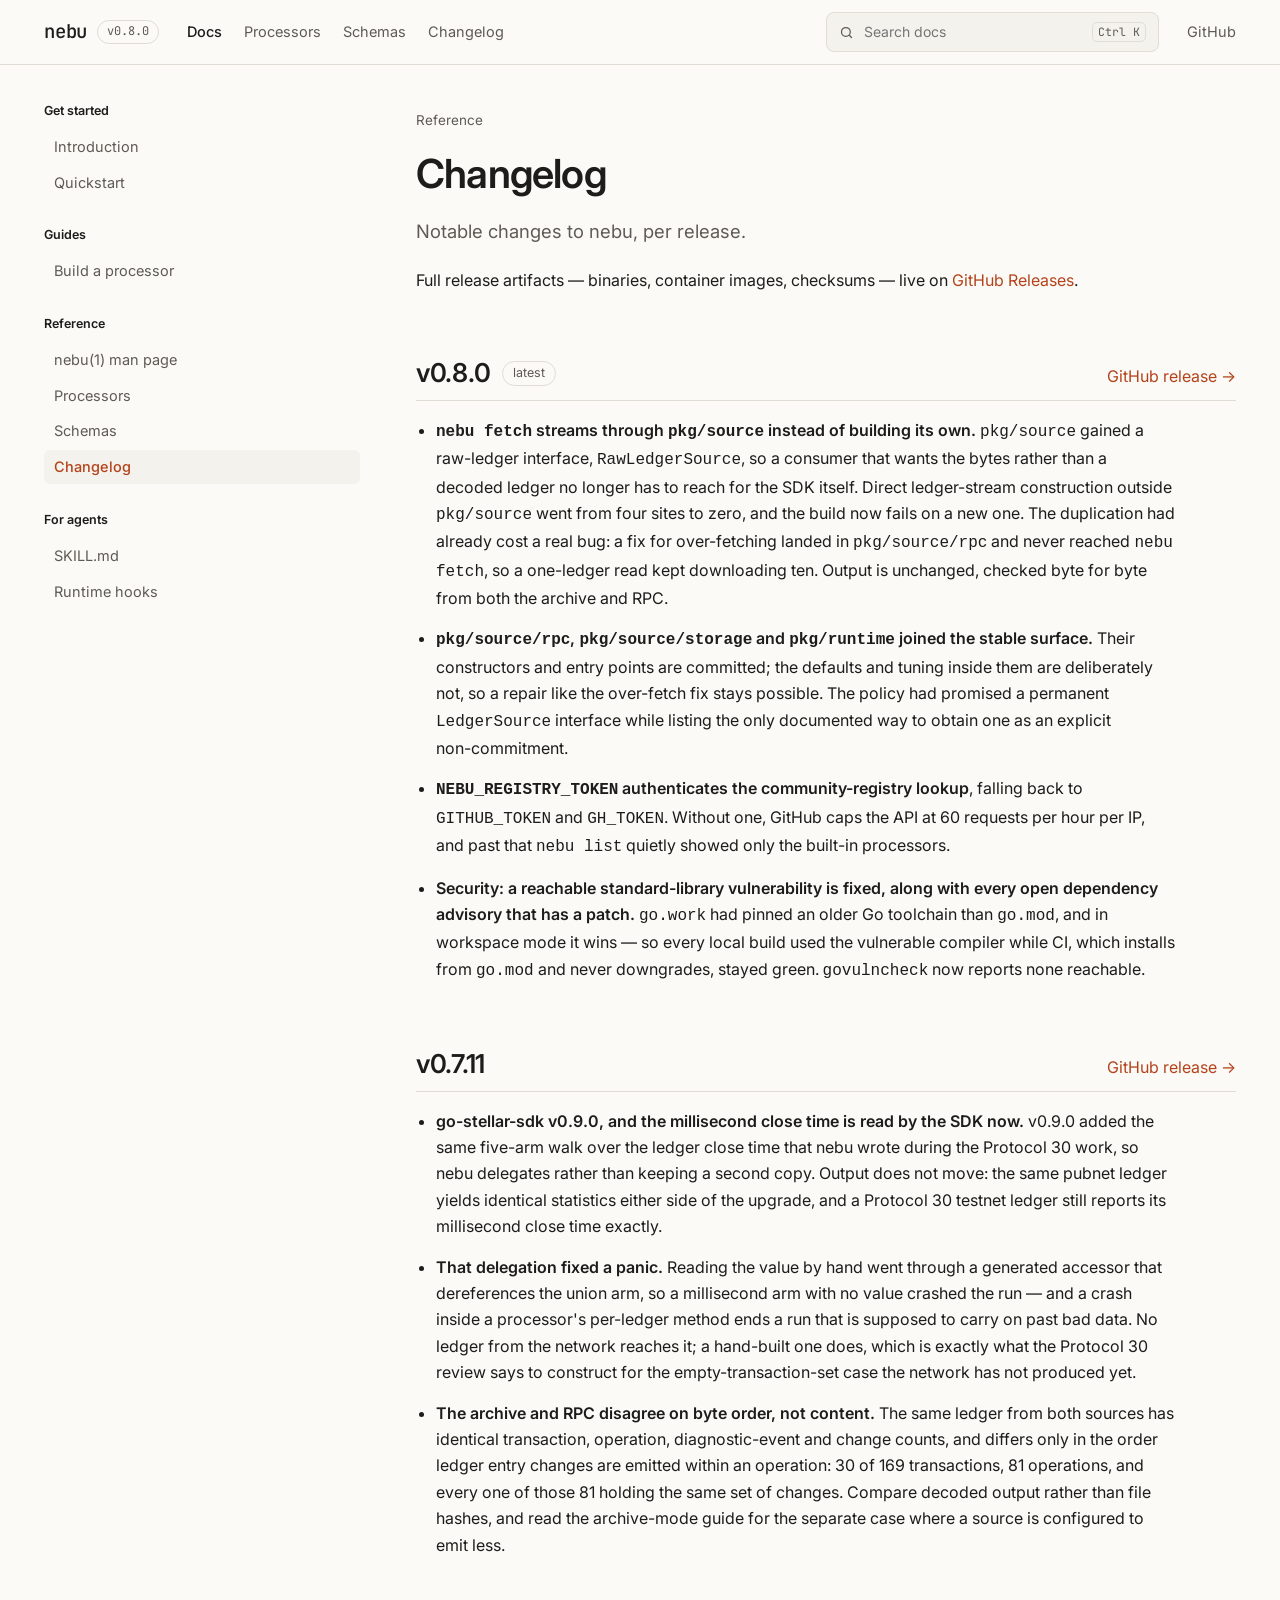
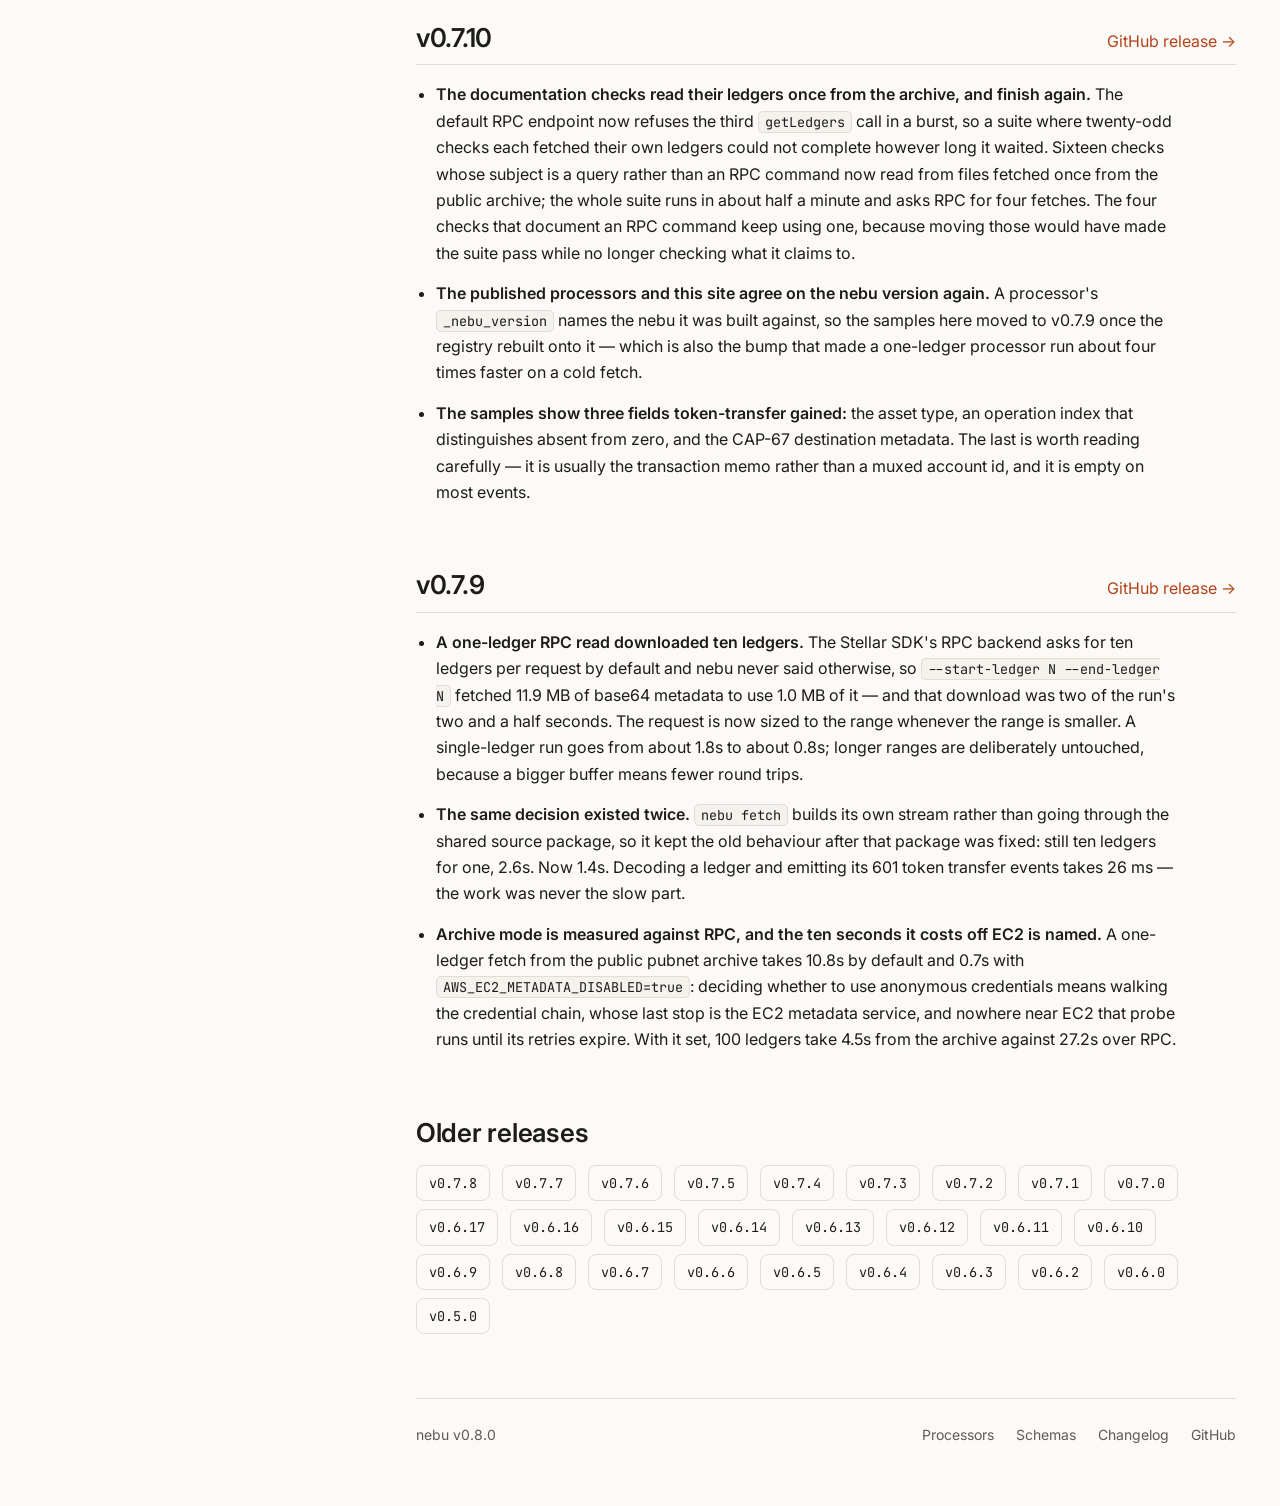
<file: docs/changelog.html>
<!DOCTYPE html>
<html lang="en">
<head>
<meta charset="utf-8">
<meta name="viewport" content="width=device-width, initial-scale=1">
<meta name="color-scheme" content="dark light">
<title>nebu changelog</title>
<link rel="preconnect" href="https://fonts.googleapis.com">
<link rel="preconnect" href="https://fonts.gstatic.com" crossorigin>
<link rel="stylesheet" href="https://fonts.googleapis.com/css2?family=Inter:wght@400;500;600&amp;family=JetBrains+Mono:wght@400;500&amp;display=swap">
<link rel="stylesheet" href="assets/nebu.css">
</head>
<body id="top">

<header class="site-header">
<div class="site-header__inner">
<a href="index.html" class="brand">
<span class="brand__name">nebu</span>
<span class="brand__version">v0.8.0</span>
</a>
<nav aria-label="Primary" class="site-nav">
<a href="index.html" class="site-nav__link is-current">Docs</a>
<a href="processors.html" class="site-nav__link">Processors</a>
<a href="schemas.html" class="site-nav__link">Schemas</a>
<a href="changelog.html" class="site-nav__link">Changelog</a>
</nav>
<label data-search class="search">
<svg aria-hidden="true" width="15" height="15" viewBox="0 0 24 24" fill="none" stroke="currentColor" stroke-width="2" stroke-linecap="round"><circle cx="11" cy="11" r="7"></circle><path d="M20 20l-3.5-3.5"></path></svg>
<span class="sr-only">Search the docs</span>
<input type="search" placeholder="Search docs" class="search__input">
<span class="search__kbd">⌘K</span>
</label>
<a href="https://github.com/withObsrvr/nebu" class="site-nav__link">GitHub</a>
</div>
</header>

<div class="layout">
<nav aria-label="Documentation" class="sidebar"><div class="stack gap-2"><div class="sidebar__title">Get started</div><a href="index.html" class="sidebar__link">Introduction</a><a href="quickstart.html" class="sidebar__link">Quickstart</a></div><div class="stack gap-2"><div class="sidebar__title">Guides</div><a href="build-processors.html" class="sidebar__link">Build a processor</a></div><div class="stack gap-2"><div class="sidebar__title">Reference</div><a href="man.html" class="sidebar__link">nebu(1) man page</a><a href="processors.html" class="sidebar__link">Processors</a><a href="schemas.html" class="sidebar__link">Schemas</a><a href="changelog.html" aria-current="page" class="sidebar__link is-current">Changelog</a></div><div class="stack gap-2"><div class="sidebar__title">For agents</div><a href="https://nebu.withobsrvr.com/SKILL.md" class="sidebar__link">SKILL.md</a><a href="https://github.com/withObsrvr/nebu/blob/main/docs/HOOKS.md" class="sidebar__link">Runtime hooks</a></div></nav>
<main class="content">
<section class="stack gap-20"><div class="eyebrow">Reference</div>
<h1>Changelog</h1>
<p class="lede">Notable changes to nebu, per release.</p>
<p class="measure">Full release artifacts — binaries, container images, checksums — live on <a href="https://github.com/withObsrvr/nebu/releases">GitHub Releases</a>.</p></section>

<section class="stack gap-16"><div class="entry__head"><div class="row"><h2 id="v0-8-0">v0.8.0</h2><span class="pill">latest</span></div><a href="https://github.com/withObsrvr/nebu/releases/tag/v0.8.0">GitHub release &rarr;</a></div>
<ul class="list gap-14"><li><strong><code>nebu fetch</code> streams through <code>pkg/source</code> instead of building its own.</strong> <code>pkg/source</code> gained a raw-ledger interface, <code>RawLedgerSource</code>, so a consumer that wants the bytes rather than a decoded ledger no longer has to reach for the SDK itself. Direct ledger-stream construction outside <code>pkg/source</code> went from four sites to zero, and the build now fails on a new one. The duplication had already cost a real bug: a fix for over-fetching landed in <code>pkg/source/rpc</code> and never reached <code>nebu fetch</code>, so a one-ledger read kept downloading ten. Output is unchanged, checked byte for byte from both the archive and RPC.</li>
<li><strong><code>pkg/source/rpc</code>, <code>pkg/source/storage</code> and <code>pkg/runtime</code> joined the stable surface.</strong> Their constructors and entry points are committed; the defaults and tuning inside them are deliberately not, so a repair like the over-fetch fix stays possible. The policy had promised a permanent <code>LedgerSource</code> interface while listing the only documented way to obtain one as an explicit non-commitment.</li>
<li><strong><code>NEBU_REGISTRY_TOKEN</code> authenticates the community-registry lookup</strong>, falling back to <code>GITHUB_TOKEN</code> and <code>GH_TOKEN</code>. Without one, GitHub caps the API at 60 requests per hour per IP, and past that <code>nebu list</code> quietly showed only the built-in processors.</li>
<li><strong>Security: a reachable standard-library vulnerability is fixed, along with every open dependency advisory that has a patch.</strong> <code>go.work</code> had pinned an older Go toolchain than <code>go.mod</code>, and in workspace mode it wins — so every local build used the vulnerable compiler while CI, which installs from <code>go.mod</code> and never downgrades, stayed green. <code>govulncheck</code> now reports none reachable.</li></ul>
</section>

<section class="stack gap-16"><div class="entry__head"><div class="row"><h2 id="v0-7-11">v0.7.11</h2></div><a href="https://github.com/withObsrvr/nebu/releases/tag/v0.7.11">GitHub release &rarr;</a></div>
<ul class="list gap-14"><li><strong>go-stellar-sdk v0.9.0, and the millisecond close time is read by the SDK now.</strong> v0.9.0 added the same five-arm walk over the ledger close time that nebu wrote during the Protocol 30 work, so nebu delegates rather than keeping a second copy. Output does not move: the same pubnet ledger yields identical statistics either side of the upgrade, and a Protocol 30 testnet ledger still reports its millisecond close time exactly.</li><li><strong>That delegation fixed a panic.</strong> Reading the value by hand went through a generated accessor that dereferences the union arm, so a millisecond arm with no value crashed the run — and a crash inside a processor's per-ledger method ends a run that is supposed to carry on past bad data. No ledger from the network reaches it; a hand-built one does, which is exactly what the Protocol 30 review says to construct for the empty-transaction-set case the network has not produced yet.</li><li><strong>The archive and RPC disagree on byte order, not content.</strong> The same ledger from both sources has identical transaction, operation, diagnostic-event and change counts, and differs only in the order ledger entry changes are emitted within an operation: 30 of 169 transactions, 81 operations, and every one of those 81 holding the same set of changes. Compare decoded output rather than file hashes, and read the archive-mode guide for the separate case where a source is configured to emit less.</li></ul></section>

<section class="stack gap-16"><div class="entry__head"><div class="row"><h2 id="v0-7-10">v0.7.10</h2></div><a href="https://github.com/withObsrvr/nebu/releases/tag/v0.7.10">GitHub release &rarr;</a></div>
<ul class="list gap-14"><li><strong>The documentation checks read their ledgers once from the archive, and finish again.</strong> The default RPC endpoint now refuses the third <code class="ic">getLedgers</code> call in a burst, so a suite where twenty-odd checks each fetched their own ledgers could not complete however long it waited. Sixteen checks whose subject is a query rather than an RPC command now read from files fetched once from the public archive; the whole suite runs in about half a minute and asks RPC for four fetches. The four checks that document an RPC command keep using one, because moving those would have made the suite pass while no longer checking what it claims to.</li><li><strong>The published processors and this site agree on the nebu version again.</strong> A processor's <code class="ic">_nebu_version</code> names the nebu it was built against, so the samples here moved to v0.7.9 once the registry rebuilt onto it — which is also the bump that made a one-ledger processor run about four times faster on a cold fetch.</li><li><strong>The samples show three fields token-transfer gained:</strong> the asset type, an operation index that distinguishes absent from zero, and the CAP-67 destination metadata. The last is worth reading carefully — it is usually the transaction memo rather than a muxed account id, and it is empty on most events.</li></ul></section>

<section class="stack gap-16"><div class="entry__head"><div class="row"><h2 id="v0-7-9">v0.7.9</h2></div><a href="https://github.com/withObsrvr/nebu/releases/tag/v0.7.9">GitHub release &rarr;</a></div>
<ul class="list gap-14"><li><strong>A one-ledger RPC read downloaded ten ledgers.</strong> The Stellar SDK's RPC backend asks for ten ledgers per request by default and nebu never said otherwise, so <code class="ic">--start-ledger N --end-ledger N</code> fetched 11.9 MB of base64 metadata to use 1.0 MB of it — and that download was two of the run's two and a half seconds. The request is now sized to the range whenever the range is smaller. A single-ledger run goes from about 1.8s to about 0.8s; longer ranges are deliberately untouched, because a bigger buffer means fewer round trips.</li><li><strong>The same decision existed twice.</strong> <code class="ic">nebu fetch</code> builds its own stream rather than going through the shared source package, so it kept the old behaviour after that package was fixed: still ten ledgers for one, 2.6s. Now 1.4s. Decoding a ledger and emitting its 601 token transfer events takes 26 ms — the work was never the slow part.</li><li><strong>Archive mode is measured against RPC, and the ten seconds it costs off EC2 is named.</strong> A one-ledger fetch from the public pubnet archive takes 10.8s by default and 0.7s with <code class="ic">AWS_EC2_METADATA_DISABLED=true</code>: deciding whether to use anonymous credentials means walking the credential chain, whose last stop is the EC2 metadata service, and nowhere near EC2 that probe runs until its retries expire. With it set, 100 ledgers take 4.5s from the archive against 27.2s over RPC.</li></ul></section>

<section class="stack gap-16"><h2 id="older">Older releases</h2>
<div class="row-wrap"><a href="https://github.com/withObsrvr/nebu/releases/tag/v0.7.8" class="chip">v0.7.8</a><a href="https://github.com/withObsrvr/nebu/releases/tag/v0.7.7" class="chip">v0.7.7</a><a href="https://github.com/withObsrvr/nebu/releases/tag/v0.7.6" class="chip">v0.7.6</a><a href="https://github.com/withObsrvr/nebu/releases/tag/v0.7.5" class="chip">v0.7.5</a><a href="https://github.com/withObsrvr/nebu/releases/tag/v0.7.4" class="chip">v0.7.4</a><a href="https://github.com/withObsrvr/nebu/releases/tag/v0.7.3" class="chip">v0.7.3</a><a href="https://github.com/withObsrvr/nebu/releases/tag/v0.7.2" class="chip">v0.7.2</a><a href="https://github.com/withObsrvr/nebu/releases/tag/v0.7.1" class="chip">v0.7.1</a><a href="https://github.com/withObsrvr/nebu/releases/tag/v0.7.0" class="chip">v0.7.0</a><a href="https://github.com/withObsrvr/nebu/releases/tag/v0.6.17" class="chip">v0.6.17</a><a href="https://github.com/withObsrvr/nebu/releases/tag/v0.6.16" class="chip">v0.6.16</a><a href="https://github.com/withObsrvr/nebu/releases/tag/v0.6.15" class="chip">v0.6.15</a><a href="https://github.com/withObsrvr/nebu/releases/tag/v0.6.14" class="chip">v0.6.14</a><a href="https://github.com/withObsrvr/nebu/releases/tag/v0.6.13" class="chip">v0.6.13</a><a href="https://github.com/withObsrvr/nebu/releases/tag/v0.6.12" class="chip">v0.6.12</a><a href="https://github.com/withObsrvr/nebu/releases/tag/v0.6.11" class="chip">v0.6.11</a><a href="https://github.com/withObsrvr/nebu/releases/tag/v0.6.10" class="chip">v0.6.10</a><a href="https://github.com/withObsrvr/nebu/releases/tag/v0.6.9" class="chip">v0.6.9</a><a href="https://github.com/withObsrvr/nebu/releases/tag/v0.6.8" class="chip">v0.6.8</a><a href="https://github.com/withObsrvr/nebu/releases/tag/v0.6.7" class="chip">v0.6.7</a><a href="https://github.com/withObsrvr/nebu/releases/tag/v0.6.6" class="chip">v0.6.6</a><a href="https://github.com/withObsrvr/nebu/releases/tag/v0.6.5" class="chip">v0.6.5</a><a href="https://github.com/withObsrvr/nebu/releases/tag/v0.6.4" class="chip">v0.6.4</a><a href="https://github.com/withObsrvr/nebu/releases/tag/v0.6.3" class="chip">v0.6.3</a><a href="https://github.com/withObsrvr/nebu/releases/tag/v0.6.2" class="chip">v0.6.2</a><a href="https://github.com/withObsrvr/nebu/releases/tag/v0.6.0" class="chip">v0.6.0</a><a href="https://github.com/withObsrvr/nebu/releases/tag/v0.5.0" class="chip">v0.5.0</a></div></section>

<footer class="site-footer">
<span>nebu v0.8.0</span>
<div class="site-footer__links">
<a href="processors.html" class="muted">Processors</a>
<a href="schemas.html" class="muted">Schemas</a>
<a href="changelog.html" class="muted">Changelog</a>
<a href="https://github.com/withObsrvr/nebu" class="muted">GitHub</a>
</div>
</footer>
</main>
</div>

<script src="assets/nebu.js"></script>
</body>
</html>
</file>
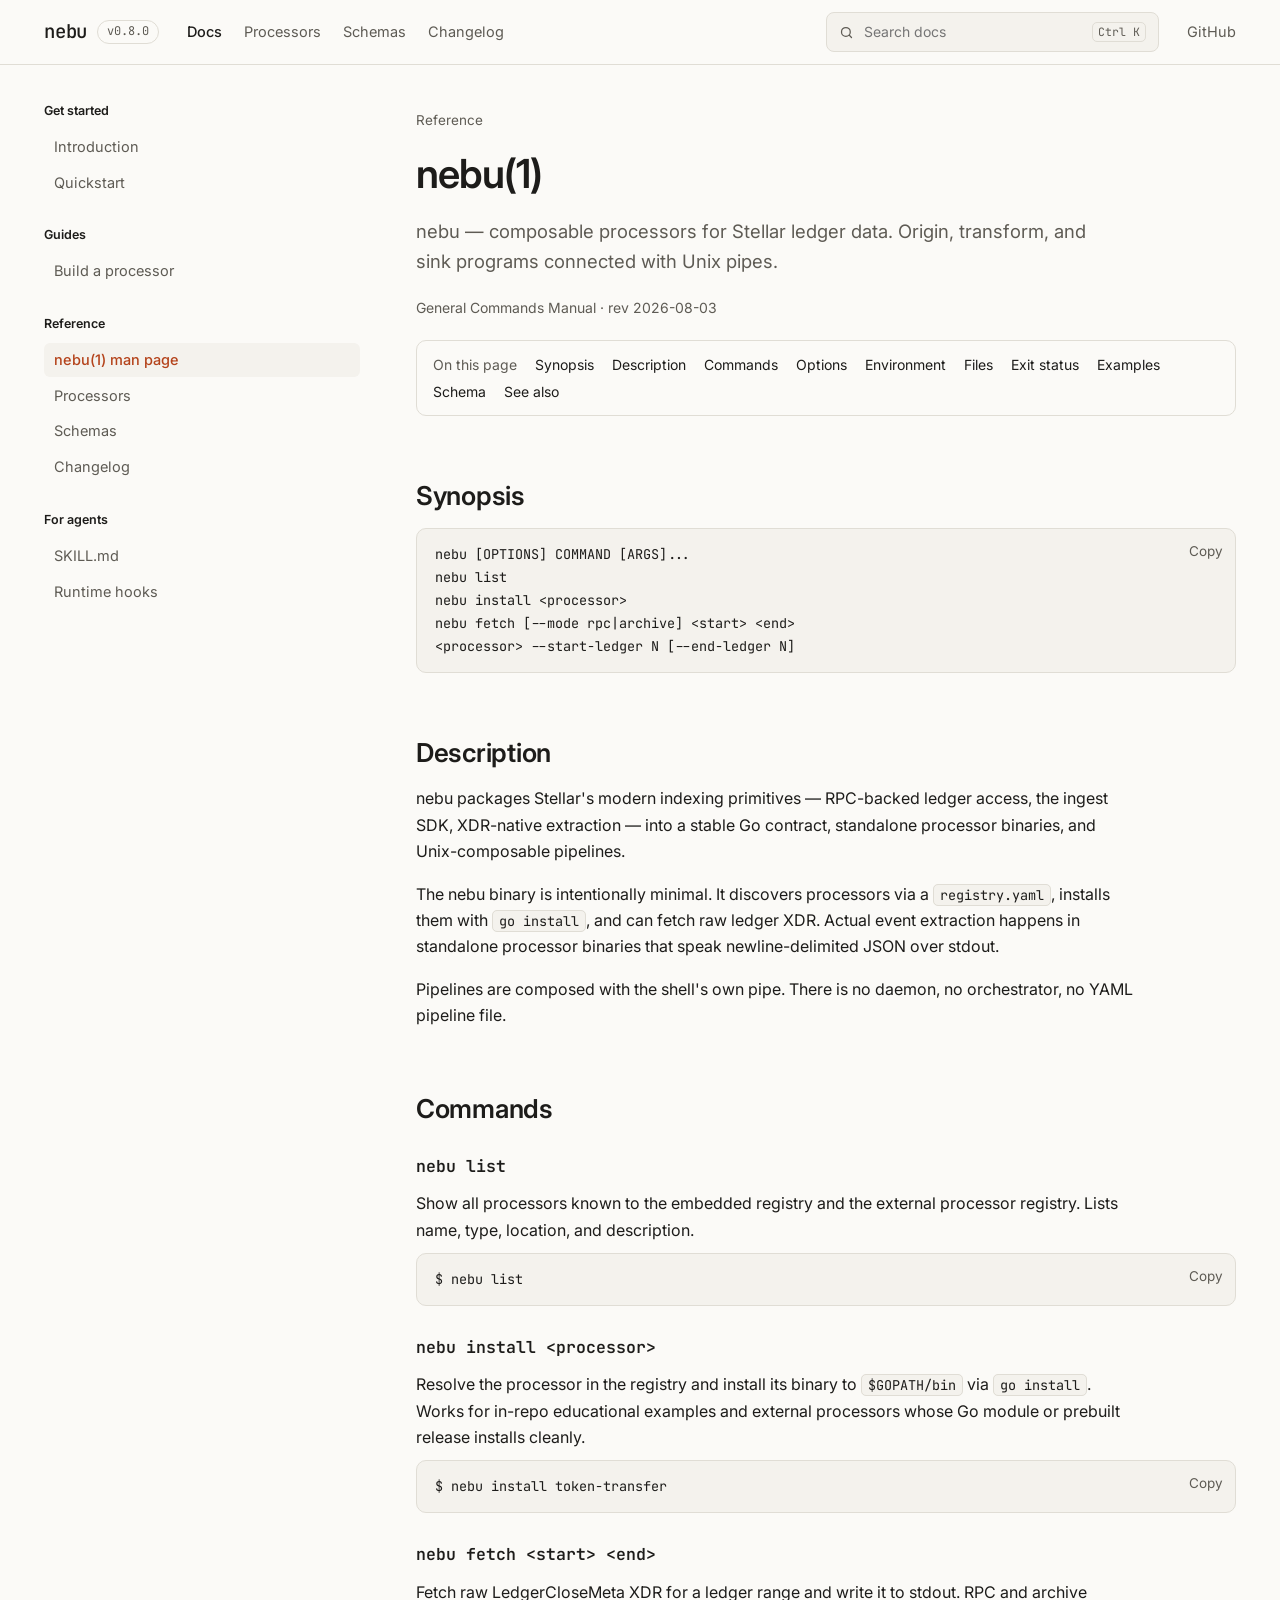
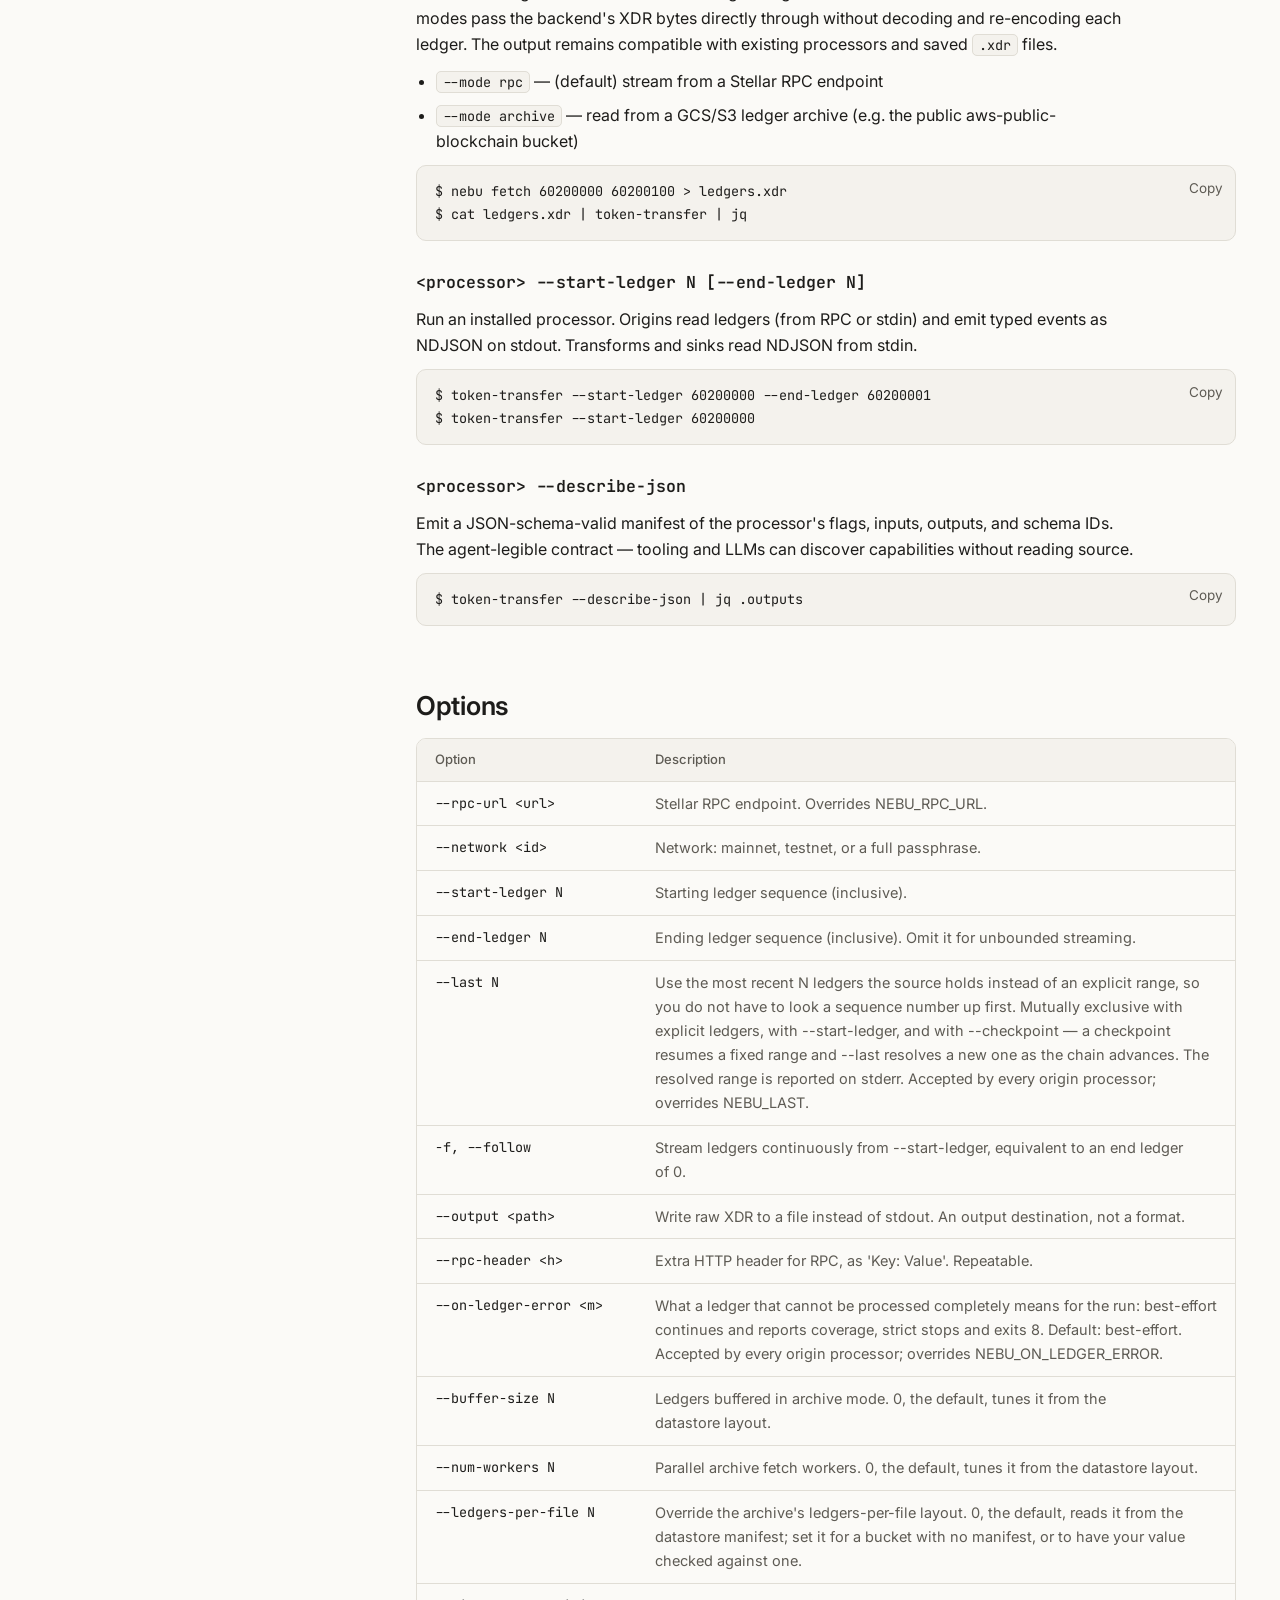
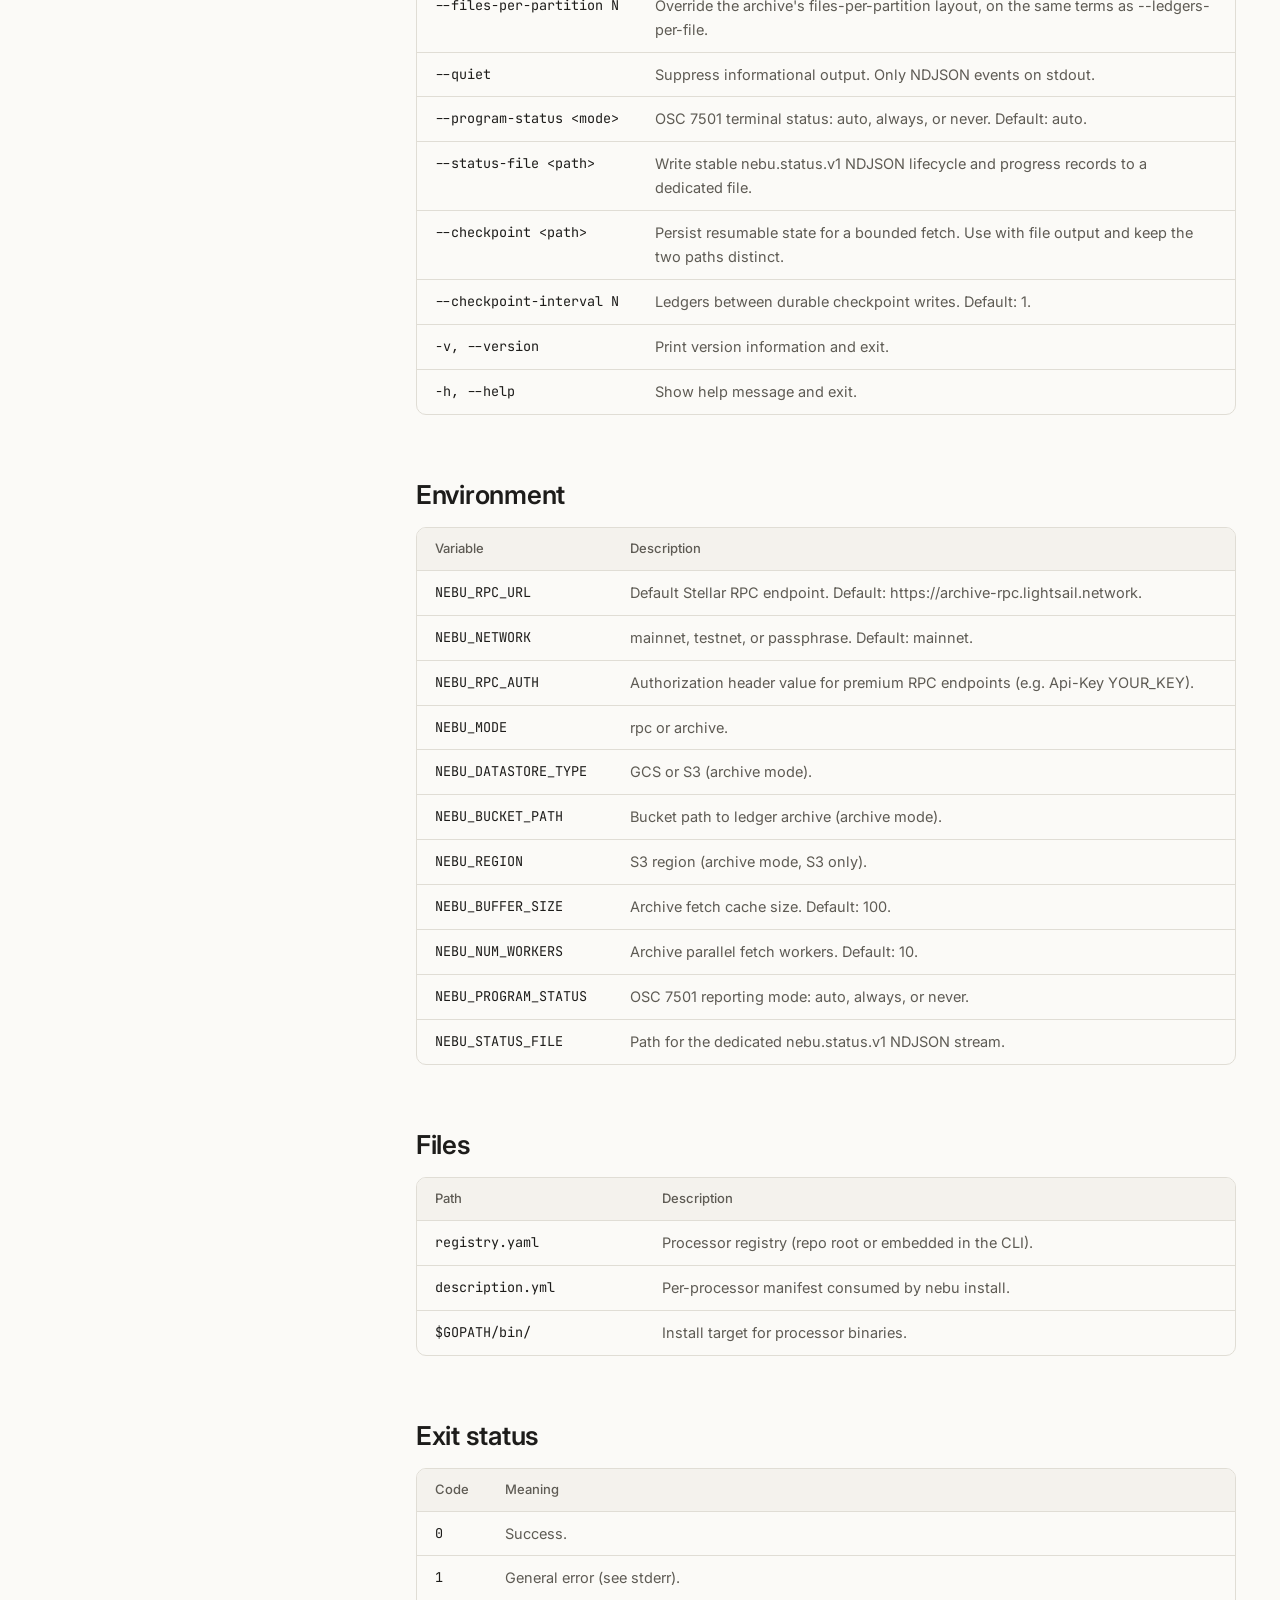
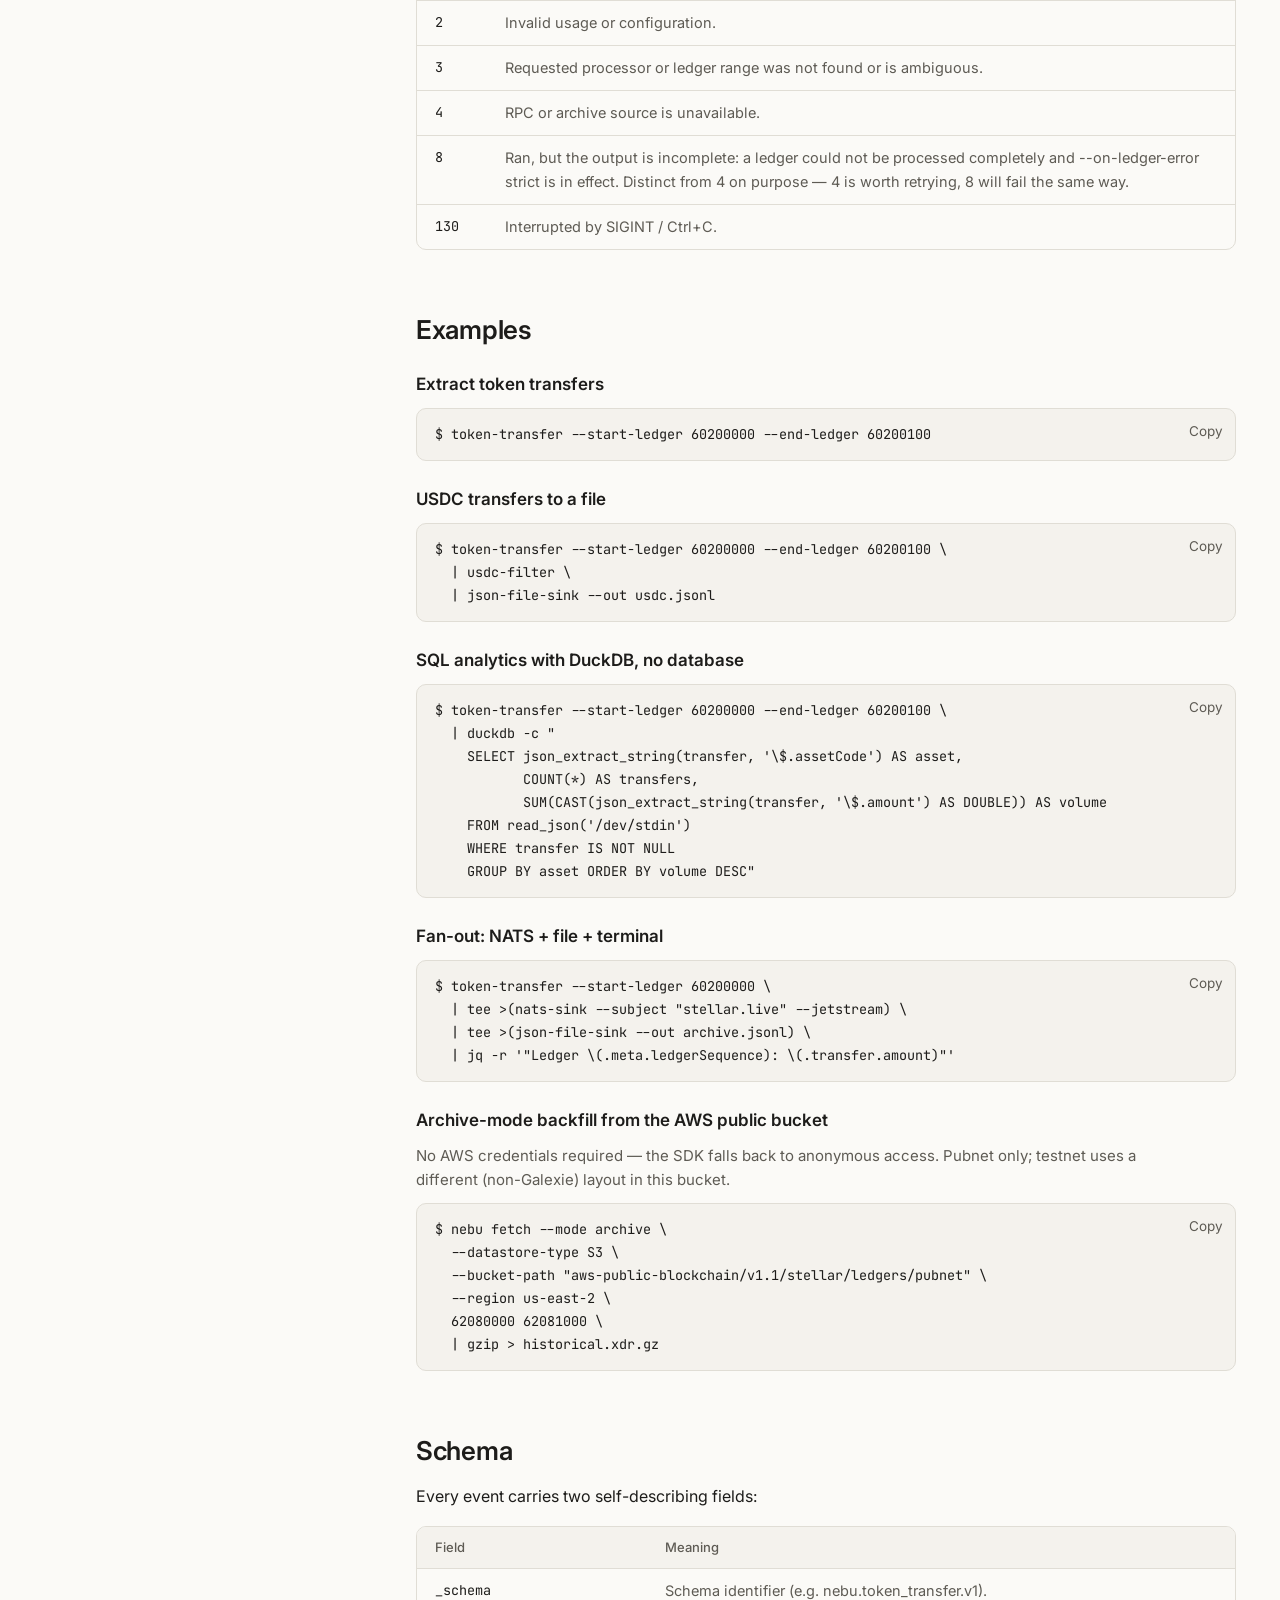
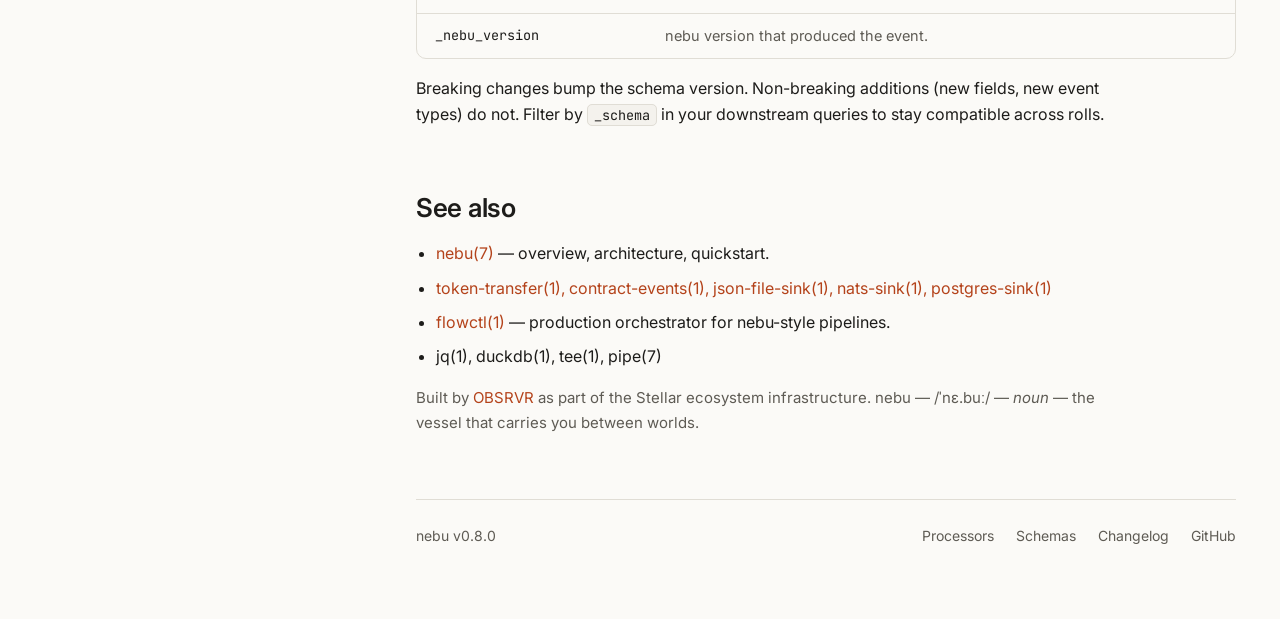
<file: docs/man.html>
<!DOCTYPE html>
<html lang="en">
<head>
<meta charset="utf-8">
<meta name="viewport" content="width=device-width, initial-scale=1">
<meta name="color-scheme" content="dark light">
<title>nebu(1) manual</title>
<link rel="preconnect" href="https://fonts.googleapis.com">
<link rel="preconnect" href="https://fonts.gstatic.com" crossorigin>
<link rel="stylesheet" href="https://fonts.googleapis.com/css2?family=Inter:wght@400;500;600&amp;family=JetBrains+Mono:wght@400;500&amp;display=swap">
<link rel="stylesheet" href="assets/nebu.css">
</head>
<body id="top">

<header class="site-header">
<div class="site-header__inner">
<a href="index.html" class="brand">
<span class="brand__name">nebu</span>
<span class="brand__version">v0.8.0</span>
</a>
<nav aria-label="Primary" class="site-nav">
<a href="index.html" class="site-nav__link is-current">Docs</a>
<a href="processors.html" class="site-nav__link">Processors</a>
<a href="schemas.html" class="site-nav__link">Schemas</a>
<a href="changelog.html" class="site-nav__link">Changelog</a>
</nav>
<label data-search class="search">
<svg aria-hidden="true" width="15" height="15" viewBox="0 0 24 24" fill="none" stroke="currentColor" stroke-width="2" stroke-linecap="round"><circle cx="11" cy="11" r="7"></circle><path d="M20 20l-3.5-3.5"></path></svg>
<span class="sr-only">Search the docs</span>
<input type="search" placeholder="Search docs" class="search__input">
<span class="search__kbd">⌘K</span>
</label>
<a href="https://github.com/withObsrvr/nebu" class="site-nav__link">GitHub</a>
</div>
</header>

<div class="layout">
<nav aria-label="Documentation" class="sidebar"><div class="stack gap-2"><div class="sidebar__title">Get started</div><a href="index.html" class="sidebar__link">Introduction</a><a href="quickstart.html" class="sidebar__link">Quickstart</a></div><div class="stack gap-2"><div class="sidebar__title">Guides</div><a href="build-processors.html" class="sidebar__link">Build a processor</a></div><div class="stack gap-2"><div class="sidebar__title">Reference</div><a href="man.html" aria-current="page" class="sidebar__link is-current">nebu(1) man page</a><a href="processors.html" class="sidebar__link">Processors</a><a href="schemas.html" class="sidebar__link">Schemas</a><a href="changelog.html" class="sidebar__link">Changelog</a></div><div class="stack gap-2"><div class="sidebar__title">For agents</div><a href="https://nebu.withobsrvr.com/SKILL.md" class="sidebar__link">SKILL.md</a><a href="https://github.com/withObsrvr/nebu/blob/main/docs/HOOKS.md" class="sidebar__link">Runtime hooks</a></div></nav>
<main class="content">
<section class="stack gap-20"><div class="eyebrow">Reference</div>
<h1>nebu(1)</h1>
<p class="lede">nebu — composable processors for Stellar ledger data. Origin, transform, and sink programs connected with Unix pipes.</p>
<div style="font-size: 14px; color: var(--muted)">General Commands Manual · rev 2026-08-03</div>
<nav aria-label="On this page" class="toc"><span class="muted">On this page</span><a href="#synopsis" class="fg">Synopsis</a><a href="#description" class="fg">Description</a><a href="#commands" class="fg">Commands</a><a href="#options" class="fg">Options</a><a href="#environment" class="fg">Environment</a><a href="#files" class="fg">Files</a><a href="#exit-status" class="fg">Exit status</a><a href="#examples" class="fg">Examples</a><a href="#schema" class="fg">Schema</a><a href="#see-also" class="fg">See also</a></nav></section>

<section class="stack gap-16"><h2 id="synopsis">Synopsis</h2>
<div data-code class="code-block code-block--inline"><pre class="code-block__pre">nebu [OPTIONS] COMMAND [ARGS]...
nebu list
nebu install &lt;processor&gt;
nebu fetch [--mode rpc|archive] &lt;start&gt; &lt;end&gt;
&lt;processor&gt; --start-ledger N [--end-ledger N]</pre><button type="button" data-copy class="copy-btn">Copy</button></div></section>

<section class="stack gap-16"><h2 id="description">Description</h2>
<p class="measure">nebu packages Stellar's modern indexing primitives — RPC-backed ledger access, the ingest SDK, XDR-native extraction — into a stable Go contract, standalone processor binaries, and Unix-composable pipelines.</p>
<p class="measure">The nebu binary is intentionally minimal. It discovers processors via a <code class="ic">registry.yaml</code>, installs them with <code class="ic">go install</code>, and can fetch raw ledger XDR. Actual event extraction happens in standalone processor binaries that speak newline-delimited JSON over stdout.</p>
<p class="measure">Pipelines are composed with the shell's own pipe. There is no daemon, no orchestrator, no YAML pipeline file.</p></section>

<section style="display: flex; flex-direction: column; gap: 28px"><h2 id="commands">Commands</h2>
<div class="stack gap-10"><h3 class="h3-mono">nebu list</h3>
<p class="measure">Show all processors known to the embedded registry and the external processor registry. Lists name, type, location, and description.</p>
<div data-code class="code-block code-block--inline"><pre class="code-block__pre">$ nebu list</pre><button type="button" data-copy class="copy-btn">Copy</button></div></div>
<div class="stack gap-10"><h3 class="h3-mono">nebu install &lt;processor&gt;</h3>
<p class="measure">Resolve the processor in the registry and install its binary to <code class="ic">$GOPATH/bin</code> via <code class="ic">go install</code>. Works for in-repo educational examples and external processors whose Go module or prebuilt release installs cleanly.</p>
<div data-code class="code-block code-block--inline"><pre class="code-block__pre">$ nebu install token-transfer</pre><button type="button" data-copy class="copy-btn">Copy</button></div></div>
<div class="stack gap-10"><h3 class="h3-mono">nebu fetch &lt;start&gt; &lt;end&gt;</h3>
<p class="measure">Fetch raw LedgerCloseMeta XDR for a ledger range and write it to stdout. RPC and archive modes pass the backend's XDR bytes directly through without decoding and re-encoding each ledger. The output remains compatible with existing processors and saved <code class="ic">.xdr</code> files.</p>
<ul class="list gap-8"><li><code class="ic">--mode rpc</code> — (default) stream from a Stellar RPC endpoint</li><li><code class="ic">--mode archive</code> — read from a GCS/S3 ledger archive (e.g. the public aws-public-blockchain bucket)</li></ul>
<div data-code class="code-block code-block--inline"><pre class="code-block__pre">$ nebu fetch 60200000 60200100 &gt; ledgers.xdr
$ cat ledgers.xdr | token-transfer | jq</pre><button type="button" data-copy class="copy-btn">Copy</button></div></div>
<div class="stack gap-10"><h3 class="h3-mono">&lt;processor&gt; --start-ledger N [--end-ledger N]</h3>
<p class="measure">Run an installed processor. Origins read ledgers (from RPC or stdin) and emit typed events as NDJSON on stdout. Transforms and sinks read NDJSON from stdin.</p>
<div data-code class="code-block code-block--inline"><pre class="code-block__pre">$ token-transfer --start-ledger 60200000 --end-ledger 60200001
$ token-transfer --start-ledger 60200000</pre><button type="button" data-copy class="copy-btn">Copy</button></div></div>
<div class="stack gap-10"><h3 class="h3-mono">&lt;processor&gt; --describe-json</h3>
<p class="measure">Emit a JSON-schema-valid manifest of the processor's flags, inputs, outputs, and schema IDs. The agent-legible contract — tooling and LLMs can discover capabilities without reading source.</p>
<div data-code class="code-block code-block--inline"><pre class="code-block__pre">$ token-transfer --describe-json | jq .outputs</pre><button type="button" data-copy class="copy-btn">Copy</button></div></div></section>

<section class="stack gap-16"><h2 id="options">Options</h2>
<div class="table-wrap"><table class="table" style="min-width: 640px"><thead><tr><th scope="col">Option</th><th scope="col">Description</th></tr></thead><tbody><tr><td class="mono nowrap">--rpc-url &lt;url&gt;</td><td class="muted">Stellar RPC endpoint. Overrides NEBU_RPC_URL.</td></tr><tr><td class="mono nowrap">--network &lt;id&gt;</td><td class="muted">Network: mainnet, testnet, or a full passphrase.</td></tr><tr><td class="mono nowrap">--start-ledger N</td><td class="muted">Starting ledger sequence (inclusive).</td></tr><tr><td class="mono nowrap">--end-ledger N</td><td class="muted">Ending ledger sequence (inclusive). Omit it for unbounded streaming.</td></tr><tr><td class="mono nowrap">--last N</td><td class="muted">Use the most recent N ledgers the source holds instead of an explicit range, so you do not have to look a sequence number up first. Mutually exclusive with explicit ledgers, with --start-ledger, and with --checkpoint — a checkpoint resumes a fixed range and --last resolves a new one as the chain advances. The resolved range is reported on stderr. Accepted by every origin processor; overrides NEBU_LAST.</td></tr><tr><td class="mono nowrap">-f, --follow</td><td class="muted">Stream ledgers continuously from --start-ledger, equivalent to an end ledger of 0.</td></tr><tr><td class="mono nowrap">--output &lt;path&gt;</td><td class="muted">Write raw XDR to a file instead of stdout. An output destination, not a format.</td></tr><tr><td class="mono nowrap">--rpc-header &lt;h&gt;</td><td class="muted">Extra HTTP header for RPC, as 'Key: Value'. Repeatable.</td></tr><tr><td class="mono nowrap">--on-ledger-error &lt;m&gt;</td><td class="muted">What a ledger that cannot be processed completely means for the run: best-effort continues and reports coverage, strict stops and exits 8. Default: best-effort. Accepted by every origin processor; overrides NEBU_ON_LEDGER_ERROR.</td></tr><tr><td class="mono nowrap">--buffer-size N</td><td class="muted">Ledgers buffered in archive mode. 0, the default, tunes it from the datastore layout.</td></tr><tr><td class="mono nowrap">--num-workers N</td><td class="muted">Parallel archive fetch workers. 0, the default, tunes it from the datastore layout.</td></tr><tr><td class="mono nowrap">--ledgers-per-file N</td><td class="muted">Override the archive's ledgers-per-file layout. 0, the default, reads it from the datastore manifest; set it for a bucket with no manifest, or to have your value checked against one.</td></tr><tr><td class="mono nowrap">--files-per-partition N</td><td class="muted">Override the archive's files-per-partition layout, on the same terms as --ledgers-per-file.</td></tr><tr><td class="mono nowrap">--quiet</td><td class="muted">Suppress informational output. Only NDJSON events on stdout.</td></tr><tr><td class="mono nowrap">--program-status &lt;mode&gt;</td><td class="muted">OSC 7501 terminal status: auto, always, or never. Default: auto.</td></tr><tr><td class="mono nowrap">--status-file &lt;path&gt;</td><td class="muted">Write stable nebu.status.v1 NDJSON lifecycle and progress records to a dedicated file.</td></tr><tr><td class="mono nowrap">--checkpoint &lt;path&gt;</td><td class="muted">Persist resumable state for a bounded fetch. Use with file output and keep the two paths distinct.</td></tr><tr><td class="mono nowrap">--checkpoint-interval N</td><td class="muted">Ledgers between durable checkpoint writes. Default: 1.</td></tr><tr><td class="mono nowrap">-v, --version</td><td class="muted">Print version information and exit.</td></tr><tr><td class="mono nowrap">-h, --help</td><td class="muted">Show help message and exit.</td></tr></tbody></table></div></section>

<section class="stack gap-16"><h2 id="environment">Environment</h2>
<div class="table-wrap"><table class="table" style="min-width: 600px"><thead><tr><th scope="col">Variable</th><th scope="col">Description</th></tr></thead><tbody><tr><td class="mono nowrap">NEBU_RPC_URL</td><td class="muted">Default Stellar RPC endpoint. Default: https://archive-rpc.lightsail.network.</td></tr><tr><td class="mono nowrap">NEBU_NETWORK</td><td class="muted">mainnet, testnet, or passphrase. Default: mainnet.</td></tr><tr><td class="mono nowrap">NEBU_RPC_AUTH</td><td class="muted">Authorization header value for premium RPC endpoints (e.g. Api-Key YOUR_KEY).</td></tr><tr><td class="mono nowrap">NEBU_MODE</td><td class="muted">rpc or archive.</td></tr><tr><td class="mono nowrap">NEBU_DATASTORE_TYPE</td><td class="muted">GCS or S3 (archive mode).</td></tr><tr><td class="mono nowrap">NEBU_BUCKET_PATH</td><td class="muted">Bucket path to ledger archive (archive mode).</td></tr><tr><td class="mono nowrap">NEBU_REGION</td><td class="muted">S3 region (archive mode, S3 only).</td></tr><tr><td class="mono nowrap">NEBU_BUFFER_SIZE</td><td class="muted">Archive fetch cache size. Default: 100.</td></tr><tr><td class="mono nowrap">NEBU_NUM_WORKERS</td><td class="muted">Archive parallel fetch workers. Default: 10.</td></tr><tr><td class="mono nowrap">NEBU_PROGRAM_STATUS</td><td class="muted">OSC 7501 reporting mode: auto, always, or never.</td></tr><tr><td class="mono nowrap">NEBU_STATUS_FILE</td><td class="muted">Path for the dedicated nebu.status.v1 NDJSON stream.</td></tr></tbody></table></div></section>

<section class="stack gap-16"><h2 id="files">Files</h2>
<div class="table-wrap"><table class="table"><thead><tr><th scope="col">Path</th><th scope="col">Description</th></tr></thead><tbody><tr><td class="mono nowrap">registry.yaml</td><td class="muted">Processor registry (repo root or embedded in the CLI).</td></tr><tr><td class="mono nowrap">description.yml</td><td class="muted">Per-processor manifest consumed by nebu install.</td></tr><tr><td class="mono nowrap">$GOPATH/bin/</td><td class="muted">Install target for processor binaries.</td></tr></tbody></table></div></section>

<section class="stack gap-16"><h2 id="exit-status">Exit status</h2>
<div class="table-wrap"><table class="table" style="min-width: 480px"><thead><tr><th scope="col">Code</th><th scope="col">Meaning</th></tr></thead><tbody><tr><td class="mono nowrap">0</td><td class="muted">Success.</td></tr><tr><td class="mono nowrap">1</td><td class="muted">General error (see stderr).</td></tr><tr><td class="mono nowrap">2</td><td class="muted">Invalid usage or configuration.</td></tr><tr><td class="mono nowrap">3</td><td class="muted">Requested processor or ledger range was not found or is ambiguous.</td></tr><tr><td class="mono nowrap">4</td><td class="muted">RPC or archive source is unavailable.</td></tr><tr><td class="mono nowrap">8</td><td class="muted">Ran, but the output is incomplete: a ledger could not be processed completely and --on-ledger-error strict is in effect. Distinct from 4 on purpose — 4 is worth retrying, 8 will fail the same way.</td></tr><tr><td class="mono nowrap">130</td><td class="muted">Interrupted by SIGINT / Ctrl+C.</td></tr></tbody></table></div></section>

<section class="stack gap-24"><h2 id="examples">Examples</h2>
<div class="stack gap-10"><h3>Extract token transfers</h3>
<div data-code class="code-block code-block--inline"><pre class="code-block__pre">$ token-transfer --start-ledger 60200000 --end-ledger 60200100</pre><button type="button" data-copy class="copy-btn">Copy</button></div></div>
<div class="stack gap-10"><h3>USDC transfers to a file</h3>
<div data-code class="code-block code-block--inline"><pre class="code-block__pre">$ token-transfer --start-ledger 60200000 --end-ledger 60200100 \
  | usdc-filter \
  | json-file-sink --out usdc.jsonl</pre><button type="button" data-copy class="copy-btn">Copy</button></div></div>
<div class="stack gap-10"><h3>SQL analytics with DuckDB, no database</h3>
<div data-code class="code-block code-block--inline"><pre class="code-block__pre">$ token-transfer --start-ledger 60200000 --end-ledger 60200100 \
  | duckdb -c "
    SELECT json_extract_string(transfer, '\$.assetCode') AS asset,
           COUNT(*) AS transfers,
           SUM(CAST(json_extract_string(transfer, '\$.amount') AS DOUBLE)) AS volume
    FROM read_json('/dev/stdin')
    WHERE transfer IS NOT NULL
    GROUP BY asset ORDER BY volume DESC"</pre><button type="button" data-copy class="copy-btn">Copy</button></div></div>
<div class="stack gap-10"><h3>Fan-out: NATS + file + terminal</h3>
<div data-code class="code-block code-block--inline"><pre class="code-block__pre">$ token-transfer --start-ledger 60200000 \
  | tee &gt;(nats-sink --subject "stellar.live" --jetstream) \
  | tee &gt;(json-file-sink --out archive.jsonl) \
  | jq -r '"Ledger \(.meta.ledgerSequence): \(.transfer.amount)"'</pre><button type="button" data-copy class="copy-btn">Copy</button></div></div>
<div class="stack gap-10"><h3>Archive-mode backfill from the AWS public bucket</h3>
<p class="measure small muted">No AWS credentials required — the SDK falls back to anonymous access. Pubnet only; testnet uses a different (non-Galexie) layout in this bucket.</p>
<div data-code class="code-block code-block--inline"><pre class="code-block__pre">$ nebu fetch --mode archive \
  --datastore-type S3 \
  --bucket-path "aws-public-blockchain/v1.1/stellar/ledgers/pubnet" \
  --region us-east-2 \
  62080000 62081000 \
  | gzip &gt; historical.xdr.gz</pre><button type="button" data-copy class="copy-btn">Copy</button></div></div></section>

<section class="stack gap-16"><h2 id="schema">Schema</h2>
<p class="measure">Every event carries two self-describing fields:</p>
<div class="table-wrap"><table class="table" style="min-width: 420px"><thead><tr><th scope="col">Field</th><th scope="col">Meaning</th></tr></thead><tbody><tr><td class="mono nowrap">_schema</td><td class="muted">Schema identifier (e.g. nebu.token_transfer.v1).</td></tr><tr><td class="mono nowrap">_nebu_version</td><td class="muted">nebu version that produced the event.</td></tr></tbody></table></div>
<p class="measure">Breaking changes bump the schema version. Non-breaking additions (new fields, new event types) do not. Filter by <code class="ic">_schema</code> in your downstream queries to stay compatible across rolls.</p></section>

<section class="stack gap-16"><h2 id="see-also">See also</h2>
<ul class="list gap-8"><li><a href="index.html">nebu(7)</a> — overview, architecture, quickstart.</li><li><a href="processors.html">token-transfer(1), contract-events(1), json-file-sink(1), nats-sink(1), postgres-sink(1)</a></li><li><a href="https://github.com/withObsrvr/flowctl">flowctl(1)</a> — production orchestrator for nebu-style pipelines.</li><li>jq(1), duckdb(1), tee(1), pipe(7)</li></ul>
<p class="measure small muted">Built by <a href="https://withobsrvr.com">OBSRVR</a> as part of the Stellar ecosystem infrastructure. nebu — /ˈnɛ.buː/ — <em>noun</em> — the vessel that carries you between worlds.</p></section>

<footer class="site-footer">
<span>nebu v0.8.0</span>
<div class="site-footer__links">
<a href="processors.html" class="muted">Processors</a>
<a href="schemas.html" class="muted">Schemas</a>
<a href="changelog.html" class="muted">Changelog</a>
<a href="https://github.com/withObsrvr/nebu" class="muted">GitHub</a>
</div>
</footer>
</main>
</div>

<script src="assets/nebu.js"></script>
</body>
</html>
</file>
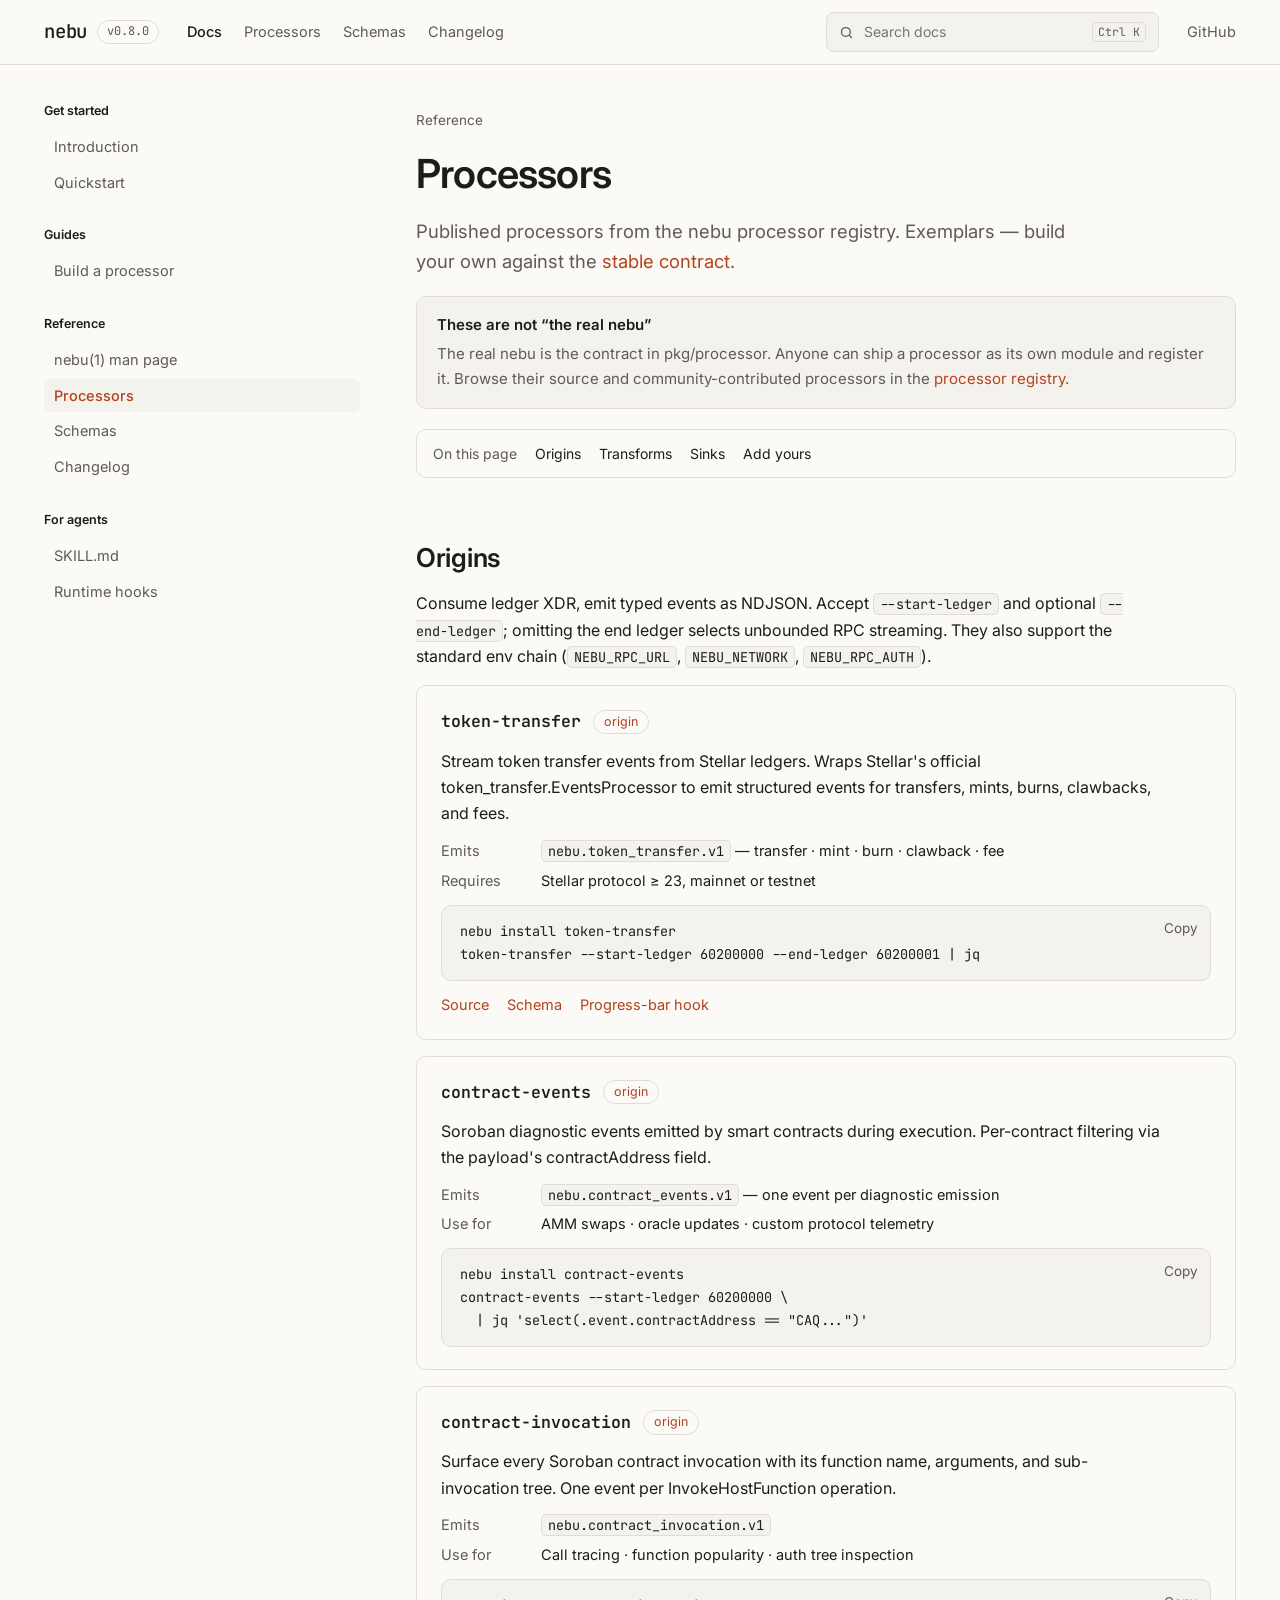
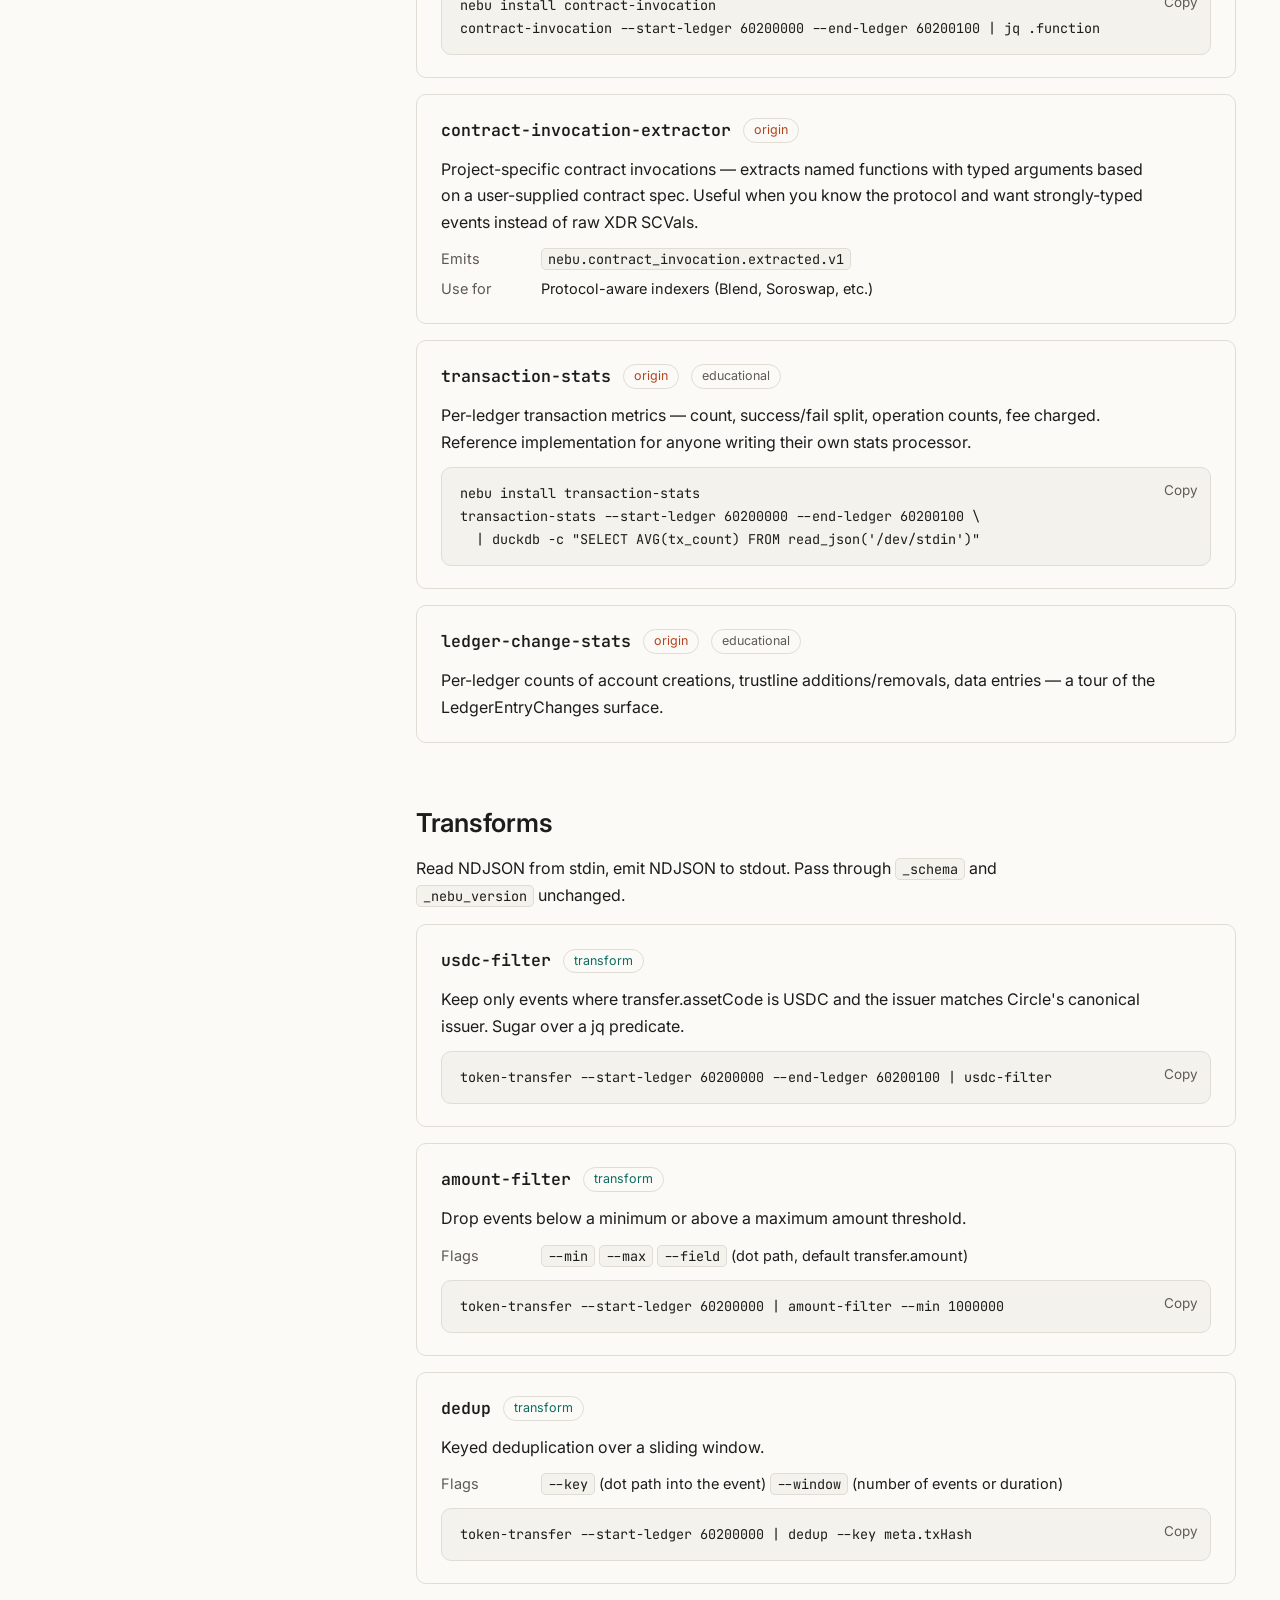
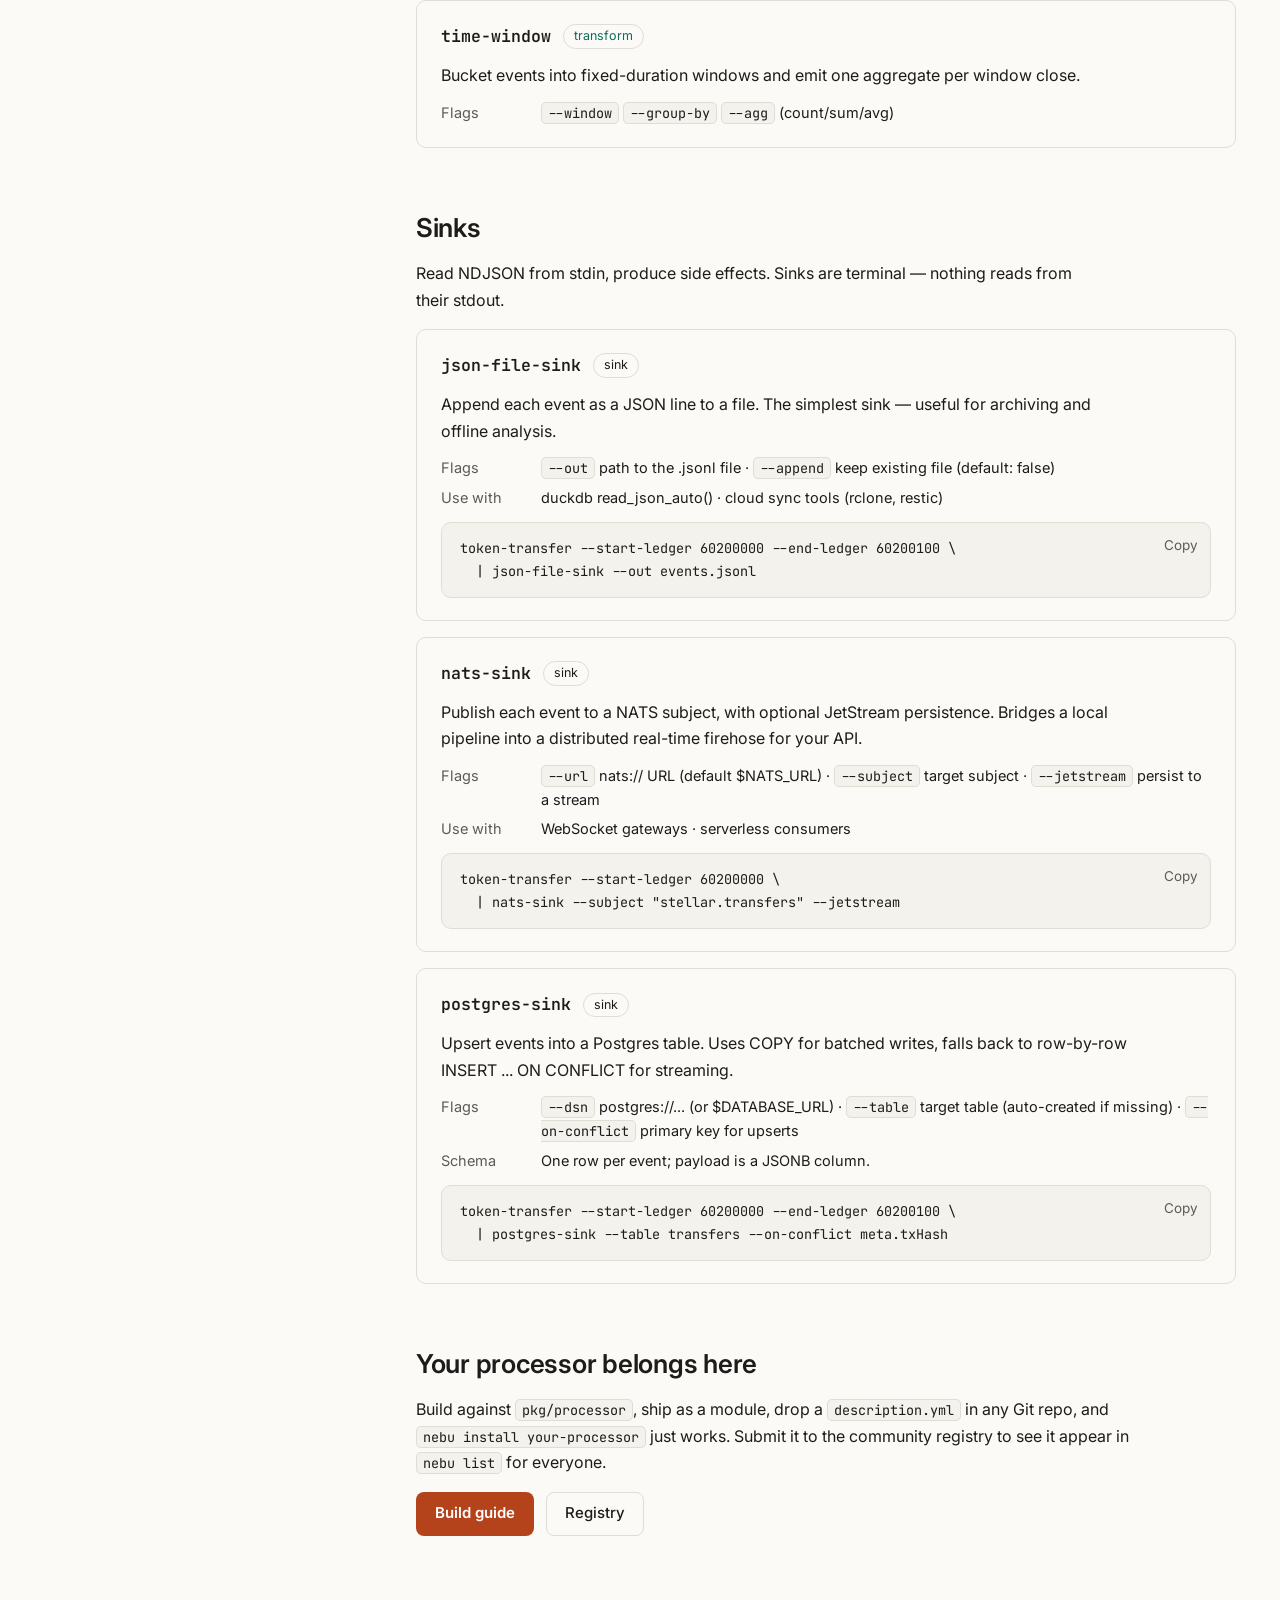
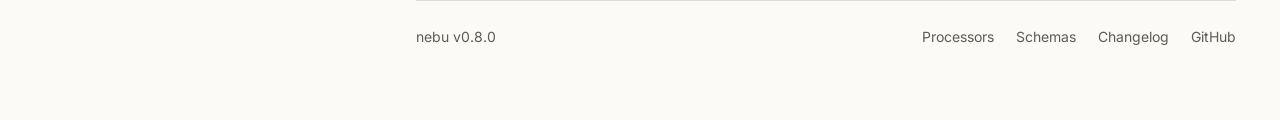
<file: docs/processors.html>
<!DOCTYPE html>
<html lang="en">
<head>
<meta charset="utf-8">
<meta name="viewport" content="width=device-width, initial-scale=1">
<meta name="color-scheme" content="dark light">
<title>nebu processors</title>
<link rel="preconnect" href="https://fonts.googleapis.com">
<link rel="preconnect" href="https://fonts.gstatic.com" crossorigin>
<link rel="stylesheet" href="https://fonts.googleapis.com/css2?family=Inter:wght@400;500;600&amp;family=JetBrains+Mono:wght@400;500&amp;display=swap">
<link rel="stylesheet" href="assets/nebu.css">
</head>
<body id="top">

<header class="site-header">
<div class="site-header__inner">
<a href="index.html" class="brand">
<span class="brand__name">nebu</span>
<span class="brand__version">v0.8.0</span>
</a>
<nav aria-label="Primary" class="site-nav">
<a href="index.html" class="site-nav__link is-current">Docs</a>
<a href="processors.html" class="site-nav__link">Processors</a>
<a href="schemas.html" class="site-nav__link">Schemas</a>
<a href="changelog.html" class="site-nav__link">Changelog</a>
</nav>
<label data-search class="search">
<svg aria-hidden="true" width="15" height="15" viewBox="0 0 24 24" fill="none" stroke="currentColor" stroke-width="2" stroke-linecap="round"><circle cx="11" cy="11" r="7"></circle><path d="M20 20l-3.5-3.5"></path></svg>
<span class="sr-only">Search the docs</span>
<input type="search" placeholder="Search docs" class="search__input">
<span class="search__kbd">⌘K</span>
</label>
<a href="https://github.com/withObsrvr/nebu" class="site-nav__link">GitHub</a>
</div>
</header>

<div class="layout">
<nav aria-label="Documentation" class="sidebar"><div class="stack gap-2"><div class="sidebar__title">Get started</div><a href="index.html" class="sidebar__link">Introduction</a><a href="quickstart.html" class="sidebar__link">Quickstart</a></div><div class="stack gap-2"><div class="sidebar__title">Guides</div><a href="build-processors.html" class="sidebar__link">Build a processor</a></div><div class="stack gap-2"><div class="sidebar__title">Reference</div><a href="man.html" class="sidebar__link">nebu(1) man page</a><a href="processors.html" aria-current="page" class="sidebar__link is-current">Processors</a><a href="schemas.html" class="sidebar__link">Schemas</a><a href="changelog.html" class="sidebar__link">Changelog</a></div><div class="stack gap-2"><div class="sidebar__title">For agents</div><a href="https://nebu.withobsrvr.com/SKILL.md" class="sidebar__link">SKILL.md</a><a href="https://github.com/withObsrvr/nebu/blob/main/docs/HOOKS.md" class="sidebar__link">Runtime hooks</a></div></nav>
<main class="content">
<section class="stack gap-20"><div class="eyebrow">Reference</div>
<h1>Processors</h1>
<p class="lede">Published processors from the nebu processor registry. Exemplars — build your own against the <a href="build-processors.html">stable contract</a>.</p>
<div role="note" class="callout"><strong>These are not “the real nebu”</strong><span class="muted">The real nebu is the contract in pkg/processor. Anyone can ship a processor as its own module and register it. Browse their source and community-contributed processors in the <a href="https://github.com/withObsrvr/nebu-processor-registry">processor registry</a>.</span></div>
<nav aria-label="On this page" class="toc"><span class="muted">On this page</span><a href="#origins" class="fg">Origins</a><a href="#transforms" class="fg">Transforms</a><a href="#sinks" class="fg">Sinks</a><a href="#extend" class="fg">Add yours</a></nav></section>

<section class="stack gap-16"><h2 id="origins">Origins</h2>
<p class="measure">Consume ledger XDR, emit typed events as NDJSON. Accept <code class="ic">--start-ledger</code> and optional <code class="ic">--end-ledger</code>; omitting the end ledger selects unbounded RPC streaming. They also support the standard env chain (<code class="ic">NEBU_RPC_URL</code>, <code class="ic">NEBU_NETWORK</code>, <code class="ic">NEBU_RPC_AUTH</code>).</p>
<article class="entry"><div class="row-wrap"><h3 id="token-transfer" class="h3-mono">token-transfer</h3><span class="pill pill--accent">origin</span></div>
<p class="measure">Stream token transfer events from Stellar ledgers. Wraps Stellar's official token_transfer.EventsProcessor to emit structured events for transfers, mints, burns, clawbacks, and fees.</p>
<dl class="meta-list"><div class="meta-list__row"><dt class="meta-list__key">Emits</dt><dd class="meta-list__val"><code class="ic">nebu.token_transfer.v1</code> — transfer · mint · burn · clawback · fee</dd></div><div class="meta-list__row"><dt class="meta-list__key">Requires</dt><dd class="meta-list__val">Stellar protocol ≥ 23, mainnet or testnet</dd></div></dl>
<div data-code class="code-block code-block--inline"><pre class="code-block__pre">nebu install token-transfer
token-transfer --start-ledger 60200000 --end-ledger 60200001 | jq</pre><button type="button" data-copy class="copy-btn">Copy</button></div>
<div style="display: flex; flex-wrap: wrap; gap: 4px 18px; font-size: 14.5px"><a href="https://github.com/withObsrvr/nebu-processor-registry/tree/main/processors/token-transfer">Source</a><a href="schemas.html">Schema</a><a href="https://github.com/withObsrvr/nebu-processor-registry/blob/main/processors/token-transfer/cmd/token-transfer/progress.go">Progress-bar hook</a></div></article>
<article class="entry"><div class="row-wrap"><h3 id="contract-events" class="h3-mono">contract-events</h3><span class="pill pill--accent">origin</span></div>
<p class="measure">Soroban diagnostic events emitted by smart contracts during execution. Per-contract filtering via the payload's contractAddress field.</p>
<dl class="meta-list"><div class="meta-list__row"><dt class="meta-list__key">Emits</dt><dd class="meta-list__val"><code class="ic">nebu.contract_events.v1</code> — one event per diagnostic emission</dd></div><div class="meta-list__row"><dt class="meta-list__key">Use for</dt><dd class="meta-list__val">AMM swaps · oracle updates · custom protocol telemetry</dd></div></dl>
<div data-code class="code-block code-block--inline"><pre class="code-block__pre">nebu install contract-events
contract-events --start-ledger 60200000 \
  | jq 'select(.event.contractAddress == "CAQ...")'</pre><button type="button" data-copy class="copy-btn">Copy</button></div></article>
<article class="entry"><div class="row-wrap"><h3 id="contract-invocation" class="h3-mono">contract-invocation</h3><span class="pill pill--accent">origin</span></div>
<p class="measure">Surface every Soroban contract invocation with its function name, arguments, and sub-invocation tree. One event per InvokeHostFunction operation.</p>
<dl class="meta-list"><div class="meta-list__row"><dt class="meta-list__key">Emits</dt><dd class="meta-list__val"><code class="ic">nebu.contract_invocation.v1</code></dd></div><div class="meta-list__row"><dt class="meta-list__key">Use for</dt><dd class="meta-list__val">Call tracing · function popularity · auth tree inspection</dd></div></dl>
<div data-code class="code-block code-block--inline"><pre class="code-block__pre">nebu install contract-invocation
contract-invocation --start-ledger 60200000 --end-ledger 60200100 | jq .function</pre><button type="button" data-copy class="copy-btn">Copy</button></div></article>
<article class="entry"><div class="row-wrap"><h3 id="contract-invocation-extractor" class="h3-mono">contract-invocation-extractor</h3><span class="pill pill--accent">origin</span></div>
<p class="measure">Project-specific contract invocations — extracts named functions with typed arguments based on a user-supplied contract spec. Useful when you know the protocol and want strongly-typed events instead of raw XDR SCVals.</p>
<dl class="meta-list"><div class="meta-list__row"><dt class="meta-list__key">Emits</dt><dd class="meta-list__val"><code class="ic">nebu.contract_invocation.extracted.v1</code></dd></div><div class="meta-list__row"><dt class="meta-list__key">Use for</dt><dd class="meta-list__val">Protocol-aware indexers (Blend, Soroswap, etc.)</dd></div></dl></article>
<article class="entry"><div class="row-wrap"><h3 id="transaction-stats" class="h3-mono">transaction-stats</h3><span class="pill pill--accent">origin</span><span class="pill">educational</span></div>
<p class="measure">Per-ledger transaction metrics — count, success/fail split, operation counts, fee charged. Reference implementation for anyone writing their own stats processor.</p>
<div data-code class="code-block code-block--inline"><pre class="code-block__pre">nebu install transaction-stats
transaction-stats --start-ledger 60200000 --end-ledger 60200100 \
  | duckdb -c "SELECT AVG(tx_count) FROM read_json('/dev/stdin')"</pre><button type="button" data-copy class="copy-btn">Copy</button></div></article>
<article class="entry"><div class="row-wrap"><h3 id="ledger-change-stats" class="h3-mono">ledger-change-stats</h3><span class="pill pill--accent">origin</span><span class="pill">educational</span></div>
<p class="measure">Per-ledger counts of account creations, trustline additions/removals, data entries — a tour of the LedgerEntryChanges surface.</p></article></section>

<section class="stack gap-16"><h2 id="transforms">Transforms</h2>
<p class="measure">Read NDJSON from stdin, emit NDJSON to stdout. Pass through <code class="ic">_schema</code> and <code class="ic">_nebu_version</code> unchanged.</p>
<article class="entry"><div class="row-wrap"><h3 id="usdc-filter" class="h3-mono">usdc-filter</h3><span class="pill pill--teal">transform</span></div>
<p class="measure">Keep only events where transfer.assetCode is USDC and the issuer matches Circle's canonical issuer. Sugar over a jq predicate.</p>
<div data-code class="code-block code-block--inline"><pre class="code-block__pre">token-transfer --start-ledger 60200000 --end-ledger 60200100 | usdc-filter</pre><button type="button" data-copy class="copy-btn">Copy</button></div></article>
<article class="entry"><div class="row-wrap"><h3 id="amount-filter" class="h3-mono">amount-filter</h3><span class="pill pill--teal">transform</span></div>
<p class="measure">Drop events below a minimum or above a maximum amount threshold.</p>
<dl class="meta-list"><div class="meta-list__row"><dt class="meta-list__key">Flags</dt><dd class="meta-list__val"><code class="ic">--min</code> <code class="ic">--max</code> <code class="ic">--field</code> (dot path, default transfer.amount)</dd></div></dl>
<div data-code class="code-block code-block--inline"><pre class="code-block__pre">token-transfer --start-ledger 60200000 | amount-filter --min 1000000</pre><button type="button" data-copy class="copy-btn">Copy</button></div></article>
<article class="entry"><div class="row-wrap"><h3 id="dedup" class="h3-mono">dedup</h3><span class="pill pill--teal">transform</span></div>
<p class="measure">Keyed deduplication over a sliding window.</p>
<dl class="meta-list"><div class="meta-list__row"><dt class="meta-list__key">Flags</dt><dd class="meta-list__val"><code class="ic">--key</code> (dot path into the event) <code class="ic">--window</code> (number of events or duration)</dd></div></dl>
<div data-code class="code-block code-block--inline"><pre class="code-block__pre">token-transfer --start-ledger 60200000 | dedup --key meta.txHash</pre><button type="button" data-copy class="copy-btn">Copy</button></div></article>
<article class="entry"><div class="row-wrap"><h3 id="time-window" class="h3-mono">time-window</h3><span class="pill pill--teal">transform</span></div>
<p class="measure">Bucket events into fixed-duration windows and emit one aggregate per window close.</p>
<dl class="meta-list"><div class="meta-list__row"><dt class="meta-list__key">Flags</dt><dd class="meta-list__val"><code class="ic">--window</code> <code class="ic">--group-by</code> <code class="ic">--agg</code> (count/sum/avg)</dd></div></dl></article></section>

<section class="stack gap-16"><h2 id="sinks">Sinks</h2>
<p class="measure">Read NDJSON from stdin, produce side effects. Sinks are terminal — nothing reads from their stdout.</p>
<article class="entry"><div class="row-wrap"><h3 id="json-file-sink" class="h3-mono">json-file-sink</h3><span class="pill pill--fg">sink</span></div>
<p class="measure">Append each event as a JSON line to a file. The simplest sink — useful for archiving and offline analysis.</p>
<dl class="meta-list"><div class="meta-list__row"><dt class="meta-list__key">Flags</dt><dd class="meta-list__val"><code class="ic">--out</code> path to the .jsonl file · <code class="ic">--append</code> keep existing file (default: false)</dd></div><div class="meta-list__row"><dt class="meta-list__key">Use with</dt><dd class="meta-list__val">duckdb read_json_auto() · cloud sync tools (rclone, restic)</dd></div></dl>
<div data-code class="code-block code-block--inline"><pre class="code-block__pre">token-transfer --start-ledger 60200000 --end-ledger 60200100 \
  | json-file-sink --out events.jsonl</pre><button type="button" data-copy class="copy-btn">Copy</button></div></article>
<article class="entry"><div class="row-wrap"><h3 id="nats-sink" class="h3-mono">nats-sink</h3><span class="pill pill--fg">sink</span></div>
<p class="measure">Publish each event to a NATS subject, with optional JetStream persistence. Bridges a local pipeline into a distributed real-time firehose for your API.</p>
<dl class="meta-list"><div class="meta-list__row"><dt class="meta-list__key">Flags</dt><dd class="meta-list__val"><code class="ic">--url</code> nats:// URL (default $NATS_URL) · <code class="ic">--subject</code> target subject · <code class="ic">--jetstream</code> persist to a stream</dd></div><div class="meta-list__row"><dt class="meta-list__key">Use with</dt><dd class="meta-list__val">WebSocket gateways · serverless consumers</dd></div></dl>
<div data-code class="code-block code-block--inline"><pre class="code-block__pre">token-transfer --start-ledger 60200000 \
  | nats-sink --subject "stellar.transfers" --jetstream</pre><button type="button" data-copy class="copy-btn">Copy</button></div></article>
<article class="entry"><div class="row-wrap"><h3 id="postgres-sink" class="h3-mono">postgres-sink</h3><span class="pill pill--fg">sink</span></div>
<p class="measure">Upsert events into a Postgres table. Uses COPY for batched writes, falls back to row-by-row INSERT ... ON CONFLICT for streaming.</p>
<dl class="meta-list"><div class="meta-list__row"><dt class="meta-list__key">Flags</dt><dd class="meta-list__val"><code class="ic">--dsn</code> postgres://... (or $DATABASE_URL) · <code class="ic">--table</code> target table (auto-created if missing) · <code class="ic">--on-conflict</code> primary key for upserts</dd></div><div class="meta-list__row"><dt class="meta-list__key">Schema</dt><dd class="meta-list__val">One row per event; payload is a JSONB column.</dd></div></dl>
<div data-code class="code-block code-block--inline"><pre class="code-block__pre">token-transfer --start-ledger 60200000 --end-ledger 60200100 \
  | postgres-sink --table transfers --on-conflict meta.txHash</pre><button type="button" data-copy class="copy-btn">Copy</button></div></article></section>

<section class="stack gap-16"><h2 id="extend">Your processor belongs here</h2>
<p class="measure">Build against <code class="ic">pkg/processor</code>, ship as a module, drop a <code class="ic">description.yml</code> in any Git repo, and <code class="ic">nebu install your-processor</code> just works. Submit it to the community registry to see it appear in <code class="ic">nebu list</code> for everyone.</p>
<div class="row-wrap"><a href="build-processors.html" class="btn btn--primary">Build guide</a><a href="https://github.com/withObsrvr/nebu-processor-registry" class="btn">Registry</a></div></section>

<footer class="site-footer">
<span>nebu v0.8.0</span>
<div class="site-footer__links">
<a href="processors.html" class="muted">Processors</a>
<a href="schemas.html" class="muted">Schemas</a>
<a href="changelog.html" class="muted">Changelog</a>
<a href="https://github.com/withObsrvr/nebu" class="muted">GitHub</a>
</div>
</footer>
</main>
</div>

<script src="assets/nebu.js"></script>
</body>
</html>
</file>
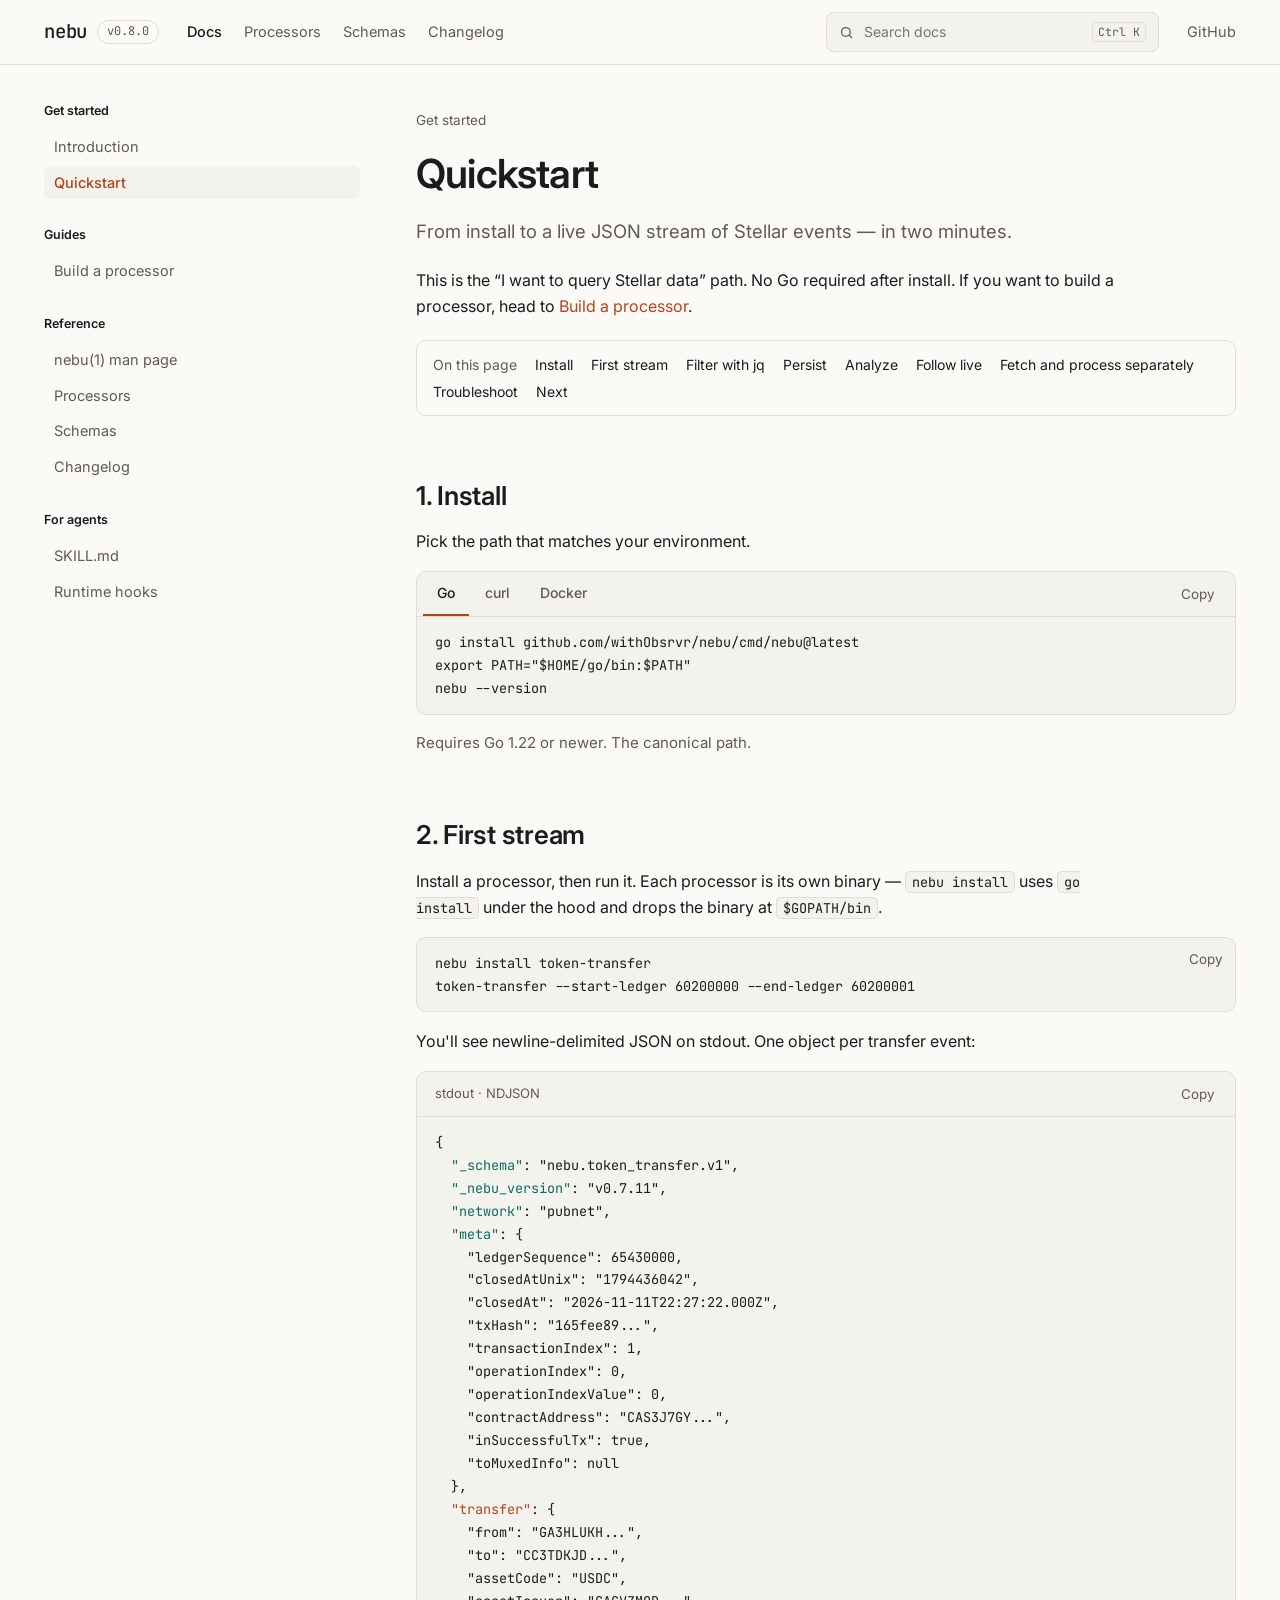
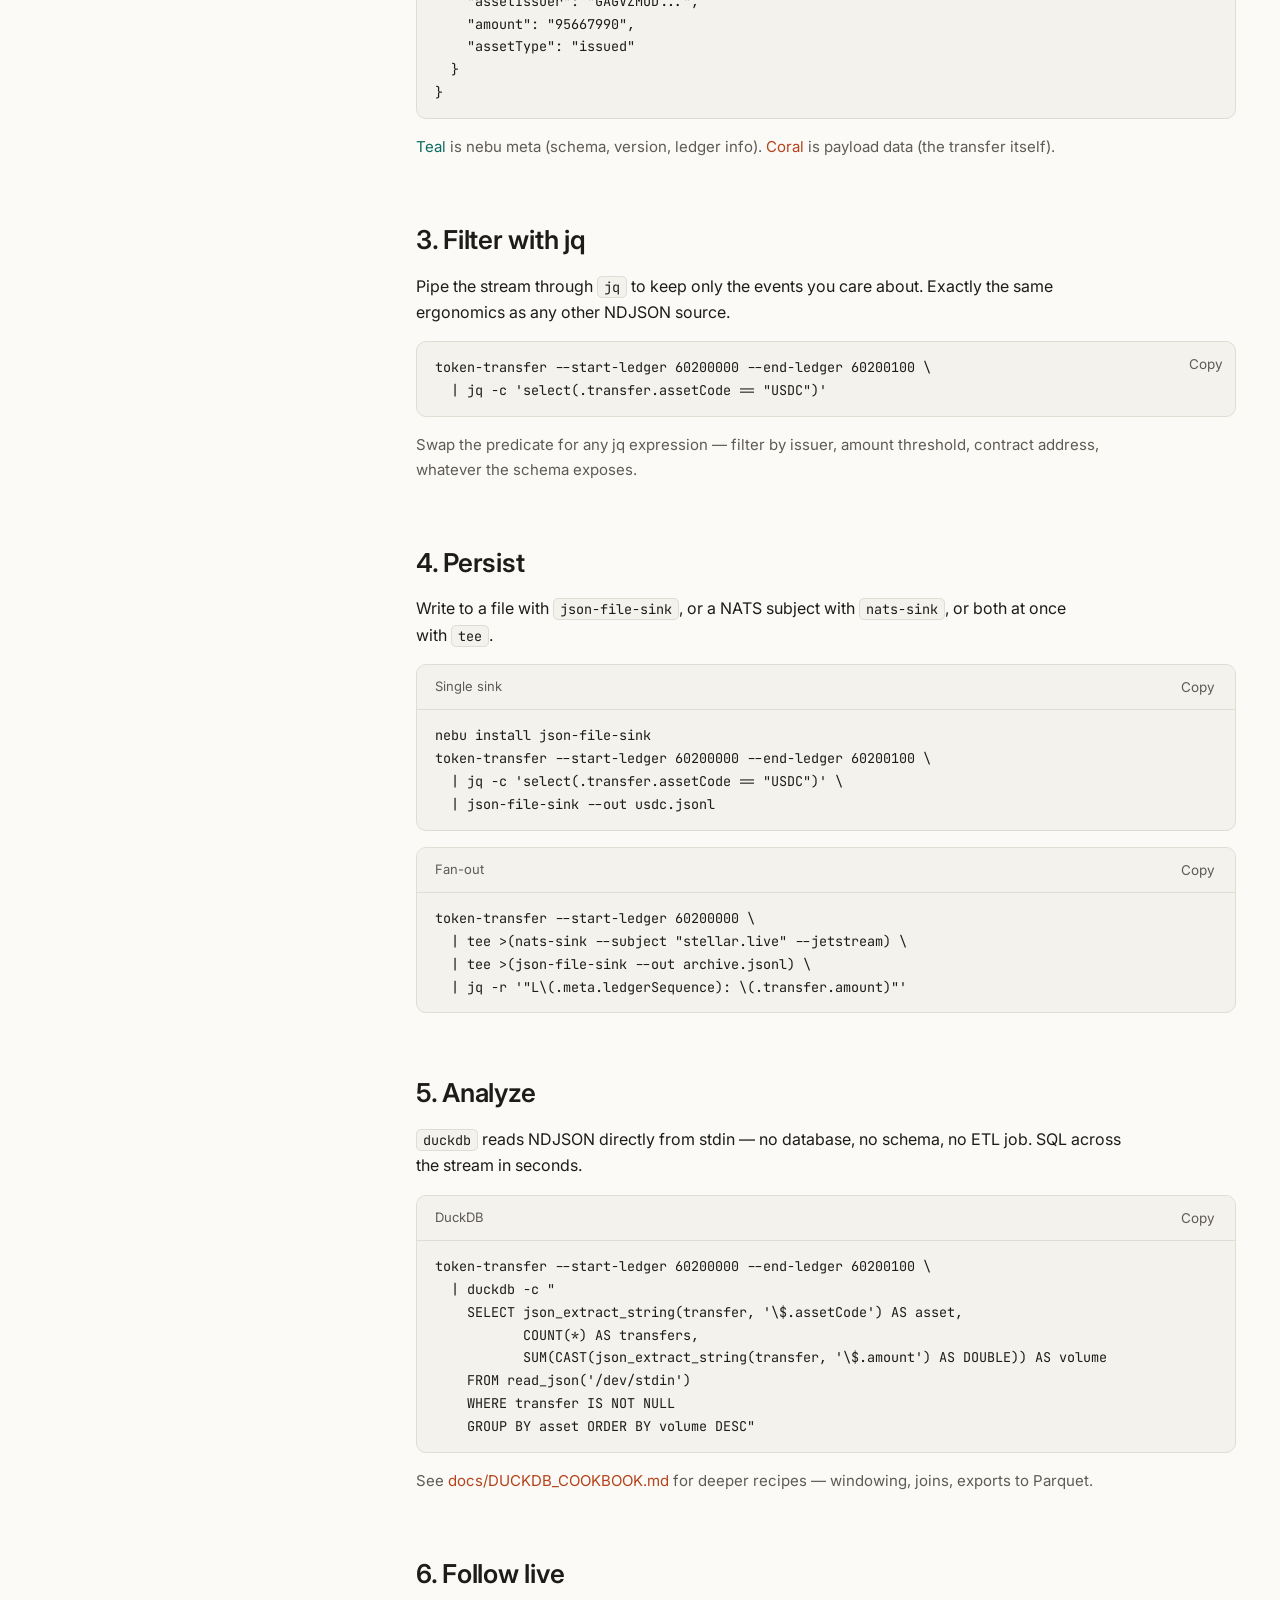
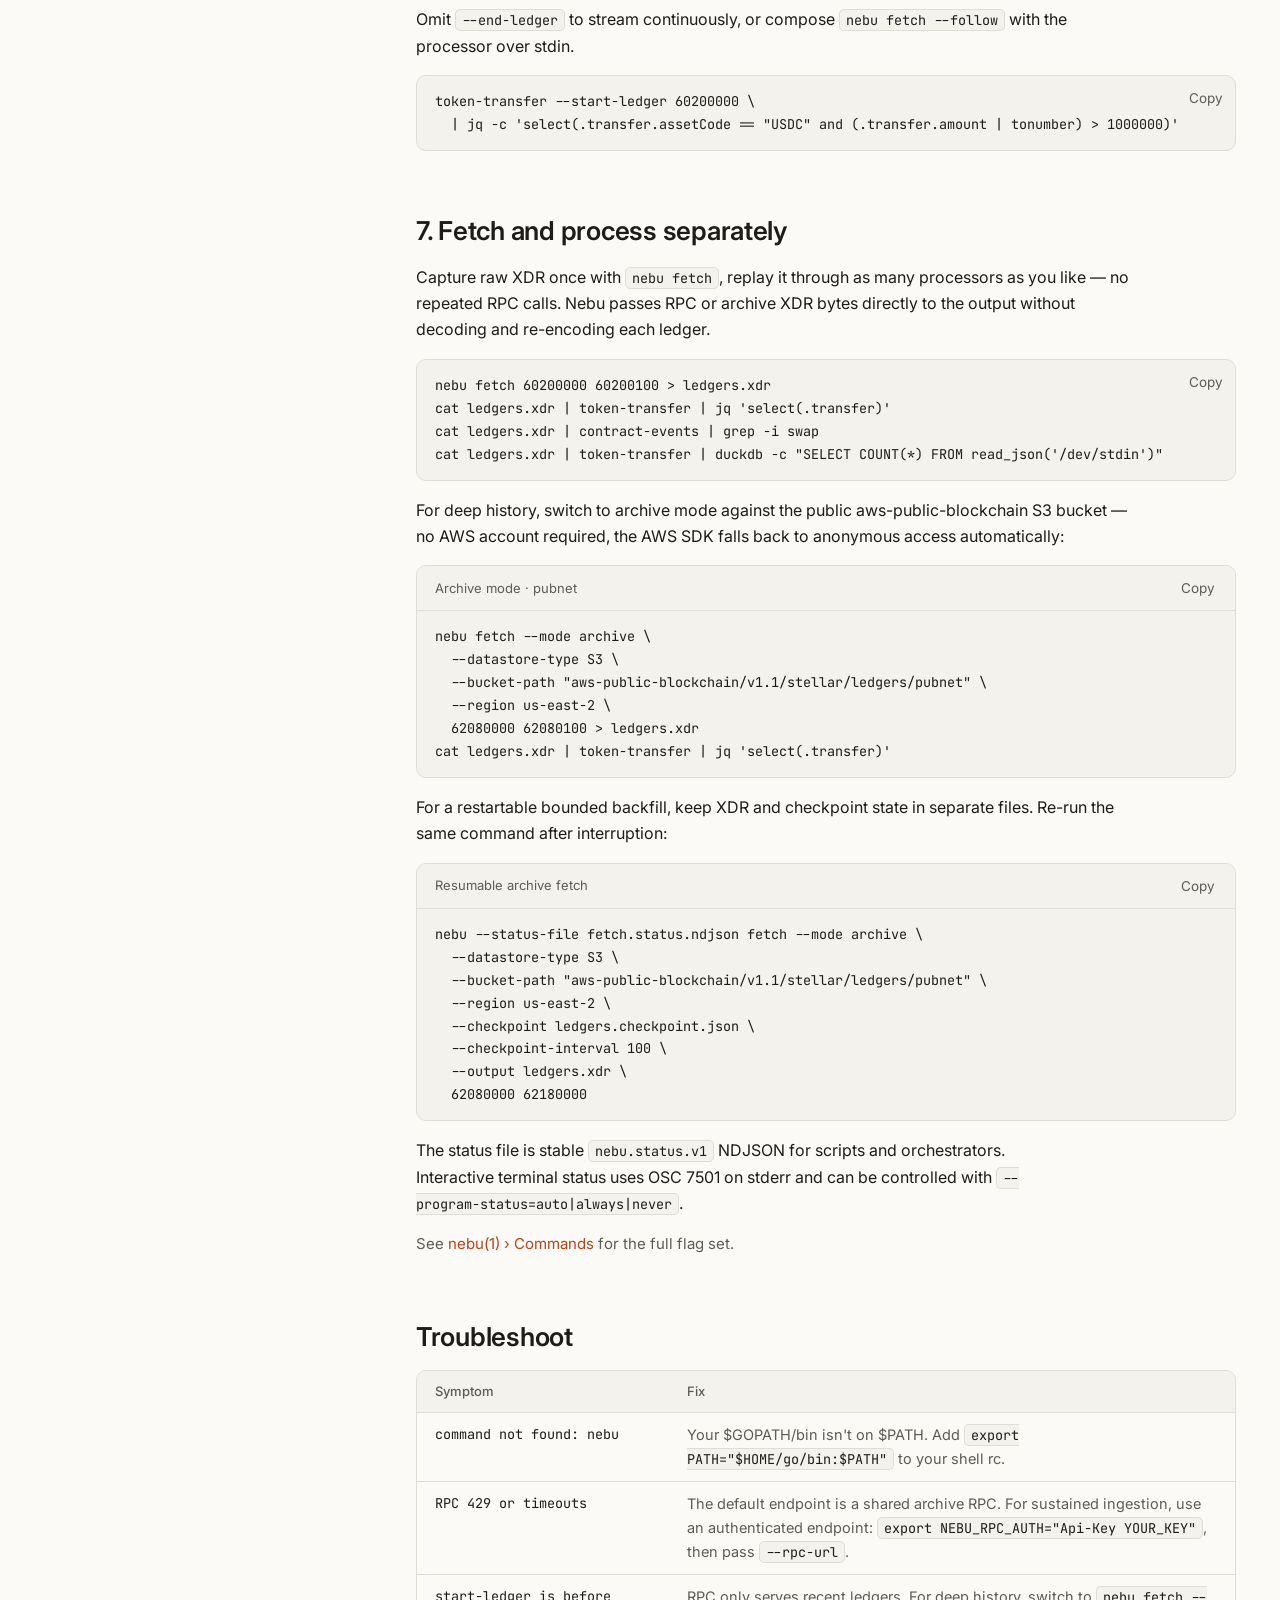
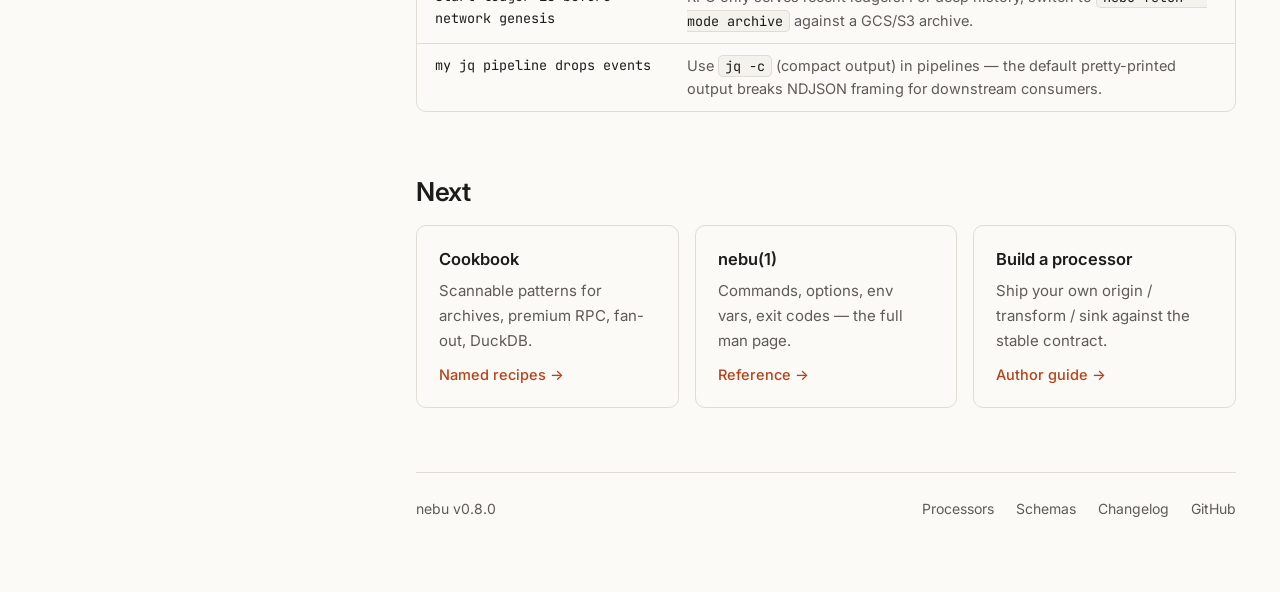
<file: docs/quickstart.html>
<!DOCTYPE html>
<html lang="en">
<head>
<meta charset="utf-8">
<meta name="viewport" content="width=device-width, initial-scale=1">
<meta name="color-scheme" content="dark light">
<title>nebu quickstart</title>
<link rel="preconnect" href="https://fonts.googleapis.com">
<link rel="preconnect" href="https://fonts.gstatic.com" crossorigin>
<link rel="stylesheet" href="https://fonts.googleapis.com/css2?family=Inter:wght@400;500;600&amp;family=JetBrains+Mono:wght@400;500&amp;display=swap">
<link rel="stylesheet" href="assets/nebu.css">
</head>
<body id="top">

<header class="site-header">
<div class="site-header__inner">
<a href="index.html" class="brand">
<span class="brand__name">nebu</span>
<span class="brand__version">v0.8.0</span>
</a>
<nav aria-label="Primary" class="site-nav">
<a href="index.html" class="site-nav__link is-current">Docs</a>
<a href="processors.html" class="site-nav__link">Processors</a>
<a href="schemas.html" class="site-nav__link">Schemas</a>
<a href="changelog.html" class="site-nav__link">Changelog</a>
</nav>
<label data-search class="search">
<svg aria-hidden="true" width="15" height="15" viewBox="0 0 24 24" fill="none" stroke="currentColor" stroke-width="2" stroke-linecap="round"><circle cx="11" cy="11" r="7"></circle><path d="M20 20l-3.5-3.5"></path></svg>
<span class="sr-only">Search the docs</span>
<input type="search" placeholder="Search docs" class="search__input">
<span class="search__kbd">⌘K</span>
</label>
<a href="https://github.com/withObsrvr/nebu" class="site-nav__link">GitHub</a>
</div>
</header>

<div class="layout">
<nav aria-label="Documentation" class="sidebar"><div class="stack gap-2"><div class="sidebar__title">Get started</div><a href="index.html" class="sidebar__link">Introduction</a><a href="quickstart.html" aria-current="page" class="sidebar__link is-current">Quickstart</a></div><div class="stack gap-2"><div class="sidebar__title">Guides</div><a href="build-processors.html" class="sidebar__link">Build a processor</a></div><div class="stack gap-2"><div class="sidebar__title">Reference</div><a href="man.html" class="sidebar__link">nebu(1) man page</a><a href="processors.html" class="sidebar__link">Processors</a><a href="schemas.html" class="sidebar__link">Schemas</a><a href="changelog.html" class="sidebar__link">Changelog</a></div><div class="stack gap-2"><div class="sidebar__title">For agents</div><a href="https://nebu.withobsrvr.com/SKILL.md" class="sidebar__link">SKILL.md</a><a href="https://github.com/withObsrvr/nebu/blob/main/docs/HOOKS.md" class="sidebar__link">Runtime hooks</a></div></nav>
<main class="content">
<section class="stack gap-20"><div class="eyebrow">Get started</div>
<h1>Quickstart</h1>
<p class="lede">From install to a live JSON stream of Stellar events — in two minutes.</p>
<p class="measure">This is the “I want to query Stellar data” path. No Go required after install. If you want to build a processor, head to <a href="build-processors.html">Build a processor</a>.</p>
<nav aria-label="On this page" class="toc"><span class="muted">On this page</span><a href="#install" class="fg">Install</a><a href="#first" class="fg">First stream</a><a href="#filter" class="fg">Filter with jq</a><a href="#persist" class="fg">Persist</a><a href="#analyze" class="fg">Analyze</a><a href="#follow" class="fg">Follow live</a><a href="#separate" class="fg">Fetch and process separately</a><a href="#errors" class="fg">Troubleshoot</a><a href="#next" class="fg">Next</a></nav></section>

<section class="stack gap-16"><h2 id="install">1. Install</h2>
<p class="measure">Pick the path that matches your environment.</p>
<div data-code class="code-block"><div class="code-block__head code-block__head--tabs"><div role="tablist" data-tabs aria-label="Install method" class="tabs"><button type="button" role="tab" class="tab" id="tab-go" data-tab="go" aria-controls="panel-go" aria-selected="true">Go</button><button type="button" role="tab" class="tab" id="tab-curl" data-tab="curl" aria-controls="panel-curl" aria-selected="false" tabindex="-1">curl</button><button type="button" role="tab" class="tab" id="tab-docker" data-tab="docker" aria-controls="panel-docker" aria-selected="false" tabindex="-1">Docker</button></div><button type="button" data-copy class="copy-btn">Copy</button></div><div role="tabpanel" id="panel-go" aria-labelledby="tab-go" data-panel="go">
<pre class="code-block__pre">go install github.com/withObsrvr/nebu/cmd/nebu@latest
export PATH="$HOME/go/bin:$PATH"
nebu --version</pre>
</div><div role="tabpanel" id="panel-curl" aria-labelledby="tab-curl" data-panel="curl" hidden>
<pre class="code-block__pre">curl -sSL https://nebu.withobsrvr.com/install.sh | sh</pre>
</div><div role="tabpanel" id="panel-docker" aria-labelledby="tab-docker" data-panel="docker" hidden>
<pre class="code-block__pre">docker run --rm withobsrvr/nebu:latest --version
docker run --rm withobsrvr/nebu:latest \
  fetch 60200000 60200001 &gt; ledgers.xdr</pre>
</div></div><div data-panel="go">
<p class="small muted">Requires Go 1.22 or newer. The canonical path.</p>
</div><div data-panel="curl" hidden>
<p class="small muted">Grabs a pre-built binary from the latest GitHub release. No Go toolchain required. Read the script before piping to sh if that's your policy.</p>
</div><div data-panel="docker" hidden>
<p class="small muted">The image contains the nebu CLI only; published processors are installed or packaged separately from the external registry. Use it for raw fetches and CLI inspection.</p>
</div></section>

<section class="stack gap-16"><h2 id="first">2. First stream</h2>
<p class="measure">Install a processor, then run it. Each processor is its own binary — <code class="ic">nebu install</code> uses <code class="ic">go install</code> under the hood and drops the binary at <code class="ic">$GOPATH/bin</code>.</p>
<div data-code class="code-block code-block--inline"><pre class="code-block__pre">nebu install token-transfer
token-transfer --start-ledger 60200000 --end-ledger 60200001</pre><button type="button" data-copy class="copy-btn">Copy</button></div>
<p class="measure">You'll see newline-delimited JSON on stdout. One object per transfer event:</p>
<div data-code class="code-block"><div class="code-block__head"><span class="code-block__label">stdout · NDJSON</span><button type="button" data-copy class="copy-btn">Copy</button></div><pre class="code-block__pre">{
  <span class="teal">"_schema"</span>: "nebu.token_transfer.v1",
  <span class="teal">"_nebu_version"</span>: "v0.7.11",
  <span class="teal">"network"</span>: "pubnet",
  <span class="teal">"meta"</span>: {
    "ledgerSequence": 65430000,
    "closedAtUnix": "1794436042",
    "closedAt": "2026-11-11T22:27:22.000Z",
    "txHash": "165fee89...",
    "transactionIndex": 1,
    "operationIndex": 0,
    "operationIndexValue": 0,
    "contractAddress": "CAS3J7GY...",
    "inSuccessfulTx": true,
    "toMuxedInfo": null
  },
  <span class="accent">"transfer"</span>: {
    "from": "GA3HLUKH...",
    "to": "CC3TDKJD...",
    "assetCode": "USDC",
    "assetIssuer": "GAGVZMOD...",
    "amount": "95667990",
    "assetType": "issued"
  }
}</pre></div>
<p class="measure small muted"><span class="teal">Teal</span> is nebu meta (schema, version, ledger info). <span class="accent">Coral</span> is payload data (the transfer itself).</p></section>

<section class="stack gap-16"><h2 id="filter">3. Filter with jq</h2>
<p class="measure">Pipe the stream through <code class="ic">jq</code> to keep only the events you care about. Exactly the same ergonomics as any other NDJSON source.</p>
<div data-code class="code-block code-block--inline"><pre class="code-block__pre">token-transfer --start-ledger 60200000 --end-ledger 60200100 \
  | jq -c 'select(.transfer.assetCode == "USDC")'</pre><button type="button" data-copy class="copy-btn">Copy</button></div>
<p class="measure small muted">Swap the predicate for any jq expression — filter by issuer, amount threshold, contract address, whatever the schema exposes.</p></section>

<section class="stack gap-16"><h2 id="persist">4. Persist</h2>
<p class="measure">Write to a file with <code class="ic">json-file-sink</code>, or a NATS subject with <code class="ic">nats-sink</code>, or both at once with <code class="ic">tee</code>.</p>
<div data-code class="code-block"><div class="code-block__head"><span class="code-block__label">Single sink</span><button type="button" data-copy class="copy-btn">Copy</button></div><pre class="code-block__pre">nebu install json-file-sink
token-transfer --start-ledger 60200000 --end-ledger 60200100 \
  | jq -c 'select(.transfer.assetCode == "USDC")' \
  | json-file-sink --out usdc.jsonl</pre></div>
<div data-code class="code-block"><div class="code-block__head"><span class="code-block__label">Fan-out</span><button type="button" data-copy class="copy-btn">Copy</button></div><pre class="code-block__pre">token-transfer --start-ledger 60200000 \
  | tee &gt;(nats-sink --subject "stellar.live" --jetstream) \
  | tee &gt;(json-file-sink --out archive.jsonl) \
  | jq -r '"L\(.meta.ledgerSequence): \(.transfer.amount)"'</pre></div></section>

<section class="stack gap-16"><h2 id="analyze">5. Analyze</h2>
<p class="measure"><code class="ic">duckdb</code> reads NDJSON directly from stdin — no database, no schema, no ETL job. SQL across the stream in seconds.</p>
<div data-code class="code-block"><div class="code-block__head"><span class="code-block__label">DuckDB</span><button type="button" data-copy class="copy-btn">Copy</button></div><pre class="code-block__pre">token-transfer --start-ledger 60200000 --end-ledger 60200100 \
  | duckdb -c "
    SELECT json_extract_string(transfer, '\$.assetCode') AS asset,
           COUNT(*) AS transfers,
           SUM(CAST(json_extract_string(transfer, '\$.amount') AS DOUBLE)) AS volume
    FROM read_json('/dev/stdin')
    WHERE transfer IS NOT NULL
    GROUP BY asset ORDER BY volume DESC"</pre></div>
<p class="measure small muted">See <a href="https://github.com/withObsrvr/nebu/blob/main/docs/DUCKDB_COOKBOOK.md">docs/DUCKDB_COOKBOOK.md</a> for deeper recipes — windowing, joins, exports to Parquet.</p></section>

<section class="stack gap-16"><h2 id="follow">6. Follow live</h2>
<p class="measure">Omit <code class="ic">--end-ledger</code> to stream continuously, or compose <code class="ic">nebu fetch --follow</code> with the processor over stdin.</p>
<div data-code class="code-block code-block--inline"><pre class="code-block__pre">token-transfer --start-ledger 60200000 \
  | jq -c 'select(.transfer.assetCode == "USDC" and (.transfer.amount | tonumber) &gt; 1000000)'</pre><button type="button" data-copy class="copy-btn">Copy</button></div></section>

<section class="stack gap-16"><h2 id="separate">7. Fetch and process separately</h2>
<p class="measure">Capture raw XDR once with <code class="ic">nebu fetch</code>, replay it through as many processors as you like — no repeated RPC calls. Nebu passes RPC or archive XDR bytes directly to the output without decoding and re-encoding each ledger.</p>
<div data-code class="code-block code-block--inline"><pre class="code-block__pre">nebu fetch 60200000 60200100 &gt; ledgers.xdr
cat ledgers.xdr | token-transfer | jq 'select(.transfer)'
cat ledgers.xdr | contract-events | grep -i swap
cat ledgers.xdr | token-transfer | duckdb -c "SELECT COUNT(*) FROM read_json('/dev/stdin')"</pre><button type="button" data-copy class="copy-btn">Copy</button></div>
<p class="measure">For deep history, switch to archive mode against the public aws-public-blockchain S3 bucket — no AWS account required, the AWS SDK falls back to anonymous access automatically:</p>
<div data-code class="code-block"><div class="code-block__head"><span class="code-block__label">Archive mode · pubnet</span><button type="button" data-copy class="copy-btn">Copy</button></div><pre class="code-block__pre">nebu fetch --mode archive \
  --datastore-type S3 \
  --bucket-path "aws-public-blockchain/v1.1/stellar/ledgers/pubnet" \
  --region us-east-2 \
  62080000 62080100 &gt; ledgers.xdr
cat ledgers.xdr | token-transfer | jq 'select(.transfer)'</pre></div>
<p class="measure">For a restartable bounded backfill, keep XDR and checkpoint state in separate files. Re-run the same command after interruption:</p>
<div data-code class="code-block"><div class="code-block__head"><span class="code-block__label">Resumable archive fetch</span><button type="button" data-copy class="copy-btn">Copy</button></div><pre class="code-block__pre">nebu --status-file fetch.status.ndjson fetch --mode archive \
  --datastore-type S3 \
  --bucket-path "aws-public-blockchain/v1.1/stellar/ledgers/pubnet" \
  --region us-east-2 \
  --checkpoint ledgers.checkpoint.json \
  --checkpoint-interval 100 \
  --output ledgers.xdr \
  62080000 62180000</pre></div>
<p class="measure">The status file is stable <code class="ic">nebu.status.v1</code> NDJSON for scripts and orchestrators. Interactive terminal status uses OSC 7501 on stderr and can be controlled with <code class="ic">--program-status=auto|always|never</code>.</p>
<p class="measure small muted">See <a href="man.html">nebu(1) › Commands</a> for the full flag set.</p></section>

<section class="stack gap-16"><h2 id="errors">Troubleshoot</h2>
<div class="table-wrap"><table class="table" style="min-width: 600px"><thead><tr><th scope="col">Symptom</th><th scope="col">Fix</th></tr></thead><tbody><tr><td class="mono nowrap">command not found: nebu</td><td class="muted">Your $GOPATH/bin isn't on $PATH. Add <code class="ic">export PATH="$HOME/go/bin:$PATH"</code> to your shell rc.</td></tr><tr><td class="mono nowrap">RPC 429 or timeouts</td><td class="muted">The default endpoint is a shared archive RPC. For sustained ingestion, use an authenticated endpoint: <code class="ic">export NEBU_RPC_AUTH="Api-Key YOUR_KEY"</code>, then pass <code class="ic">--rpc-url</code>.</td></tr><tr><td class="mono nowrap">start-ledger is before<br>network genesis</td><td class="muted">RPC only serves recent ledgers. For deep history, switch to <code class="ic">nebu fetch --mode archive</code> against a GCS/S3 archive.</td></tr><tr><td class="mono nowrap">my jq pipeline drops events</td><td class="muted">Use <code class="ic">jq -c</code> (compact output) in pipelines — the default pretty-printed output breaks NDJSON framing for downstream consumers.</td></tr></tbody></table></div></section>

<section class="stack gap-16"><h2 id="next">Next</h2>
<div style="display: grid; grid-template-columns: repeat(auto-fit, minmax(min(230px, 100%), 1fr)); gap: 16px"><a href="index.html" class="card"><span class="card__title">Cookbook</span><span class="small muted">Scannable patterns for archives, premium RPC, fan-out, DuckDB.</span><span class="card__cta">Named recipes →</span></a><a href="man.html" class="card"><span class="card__title">nebu(1)</span><span class="small muted">Commands, options, env vars, exit codes — the full man page.</span><span class="card__cta">Reference →</span></a><a href="build-processors.html" class="card"><span class="card__title">Build a processor</span><span class="small muted">Ship your own origin / transform / sink against the stable contract.</span><span class="card__cta">Author guide →</span></a></div></section>

<footer class="site-footer">
<span>nebu v0.8.0</span>
<div class="site-footer__links">
<a href="processors.html" class="muted">Processors</a>
<a href="schemas.html" class="muted">Schemas</a>
<a href="changelog.html" class="muted">Changelog</a>
<a href="https://github.com/withObsrvr/nebu" class="muted">GitHub</a>
</div>
</footer>
</main>
</div>

<script src="assets/nebu.js"></script>
</body>
</html>
</file>
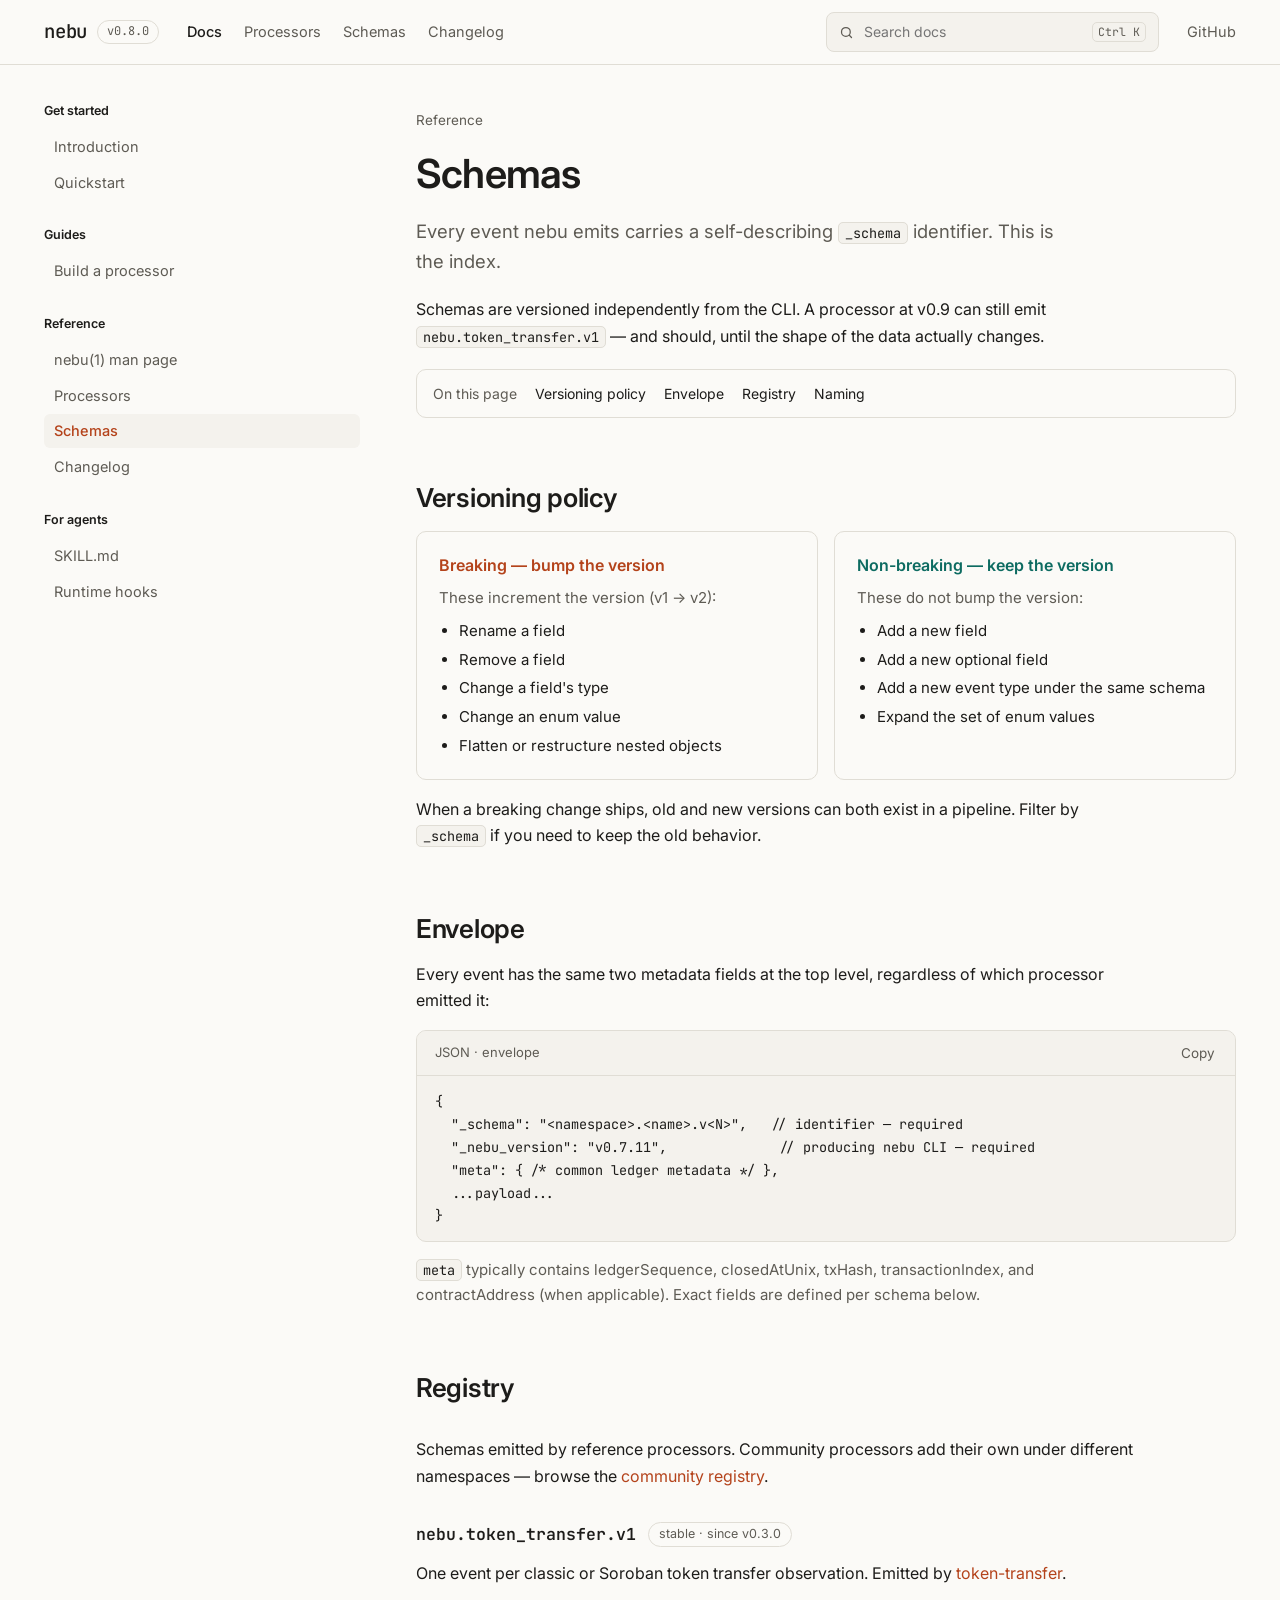
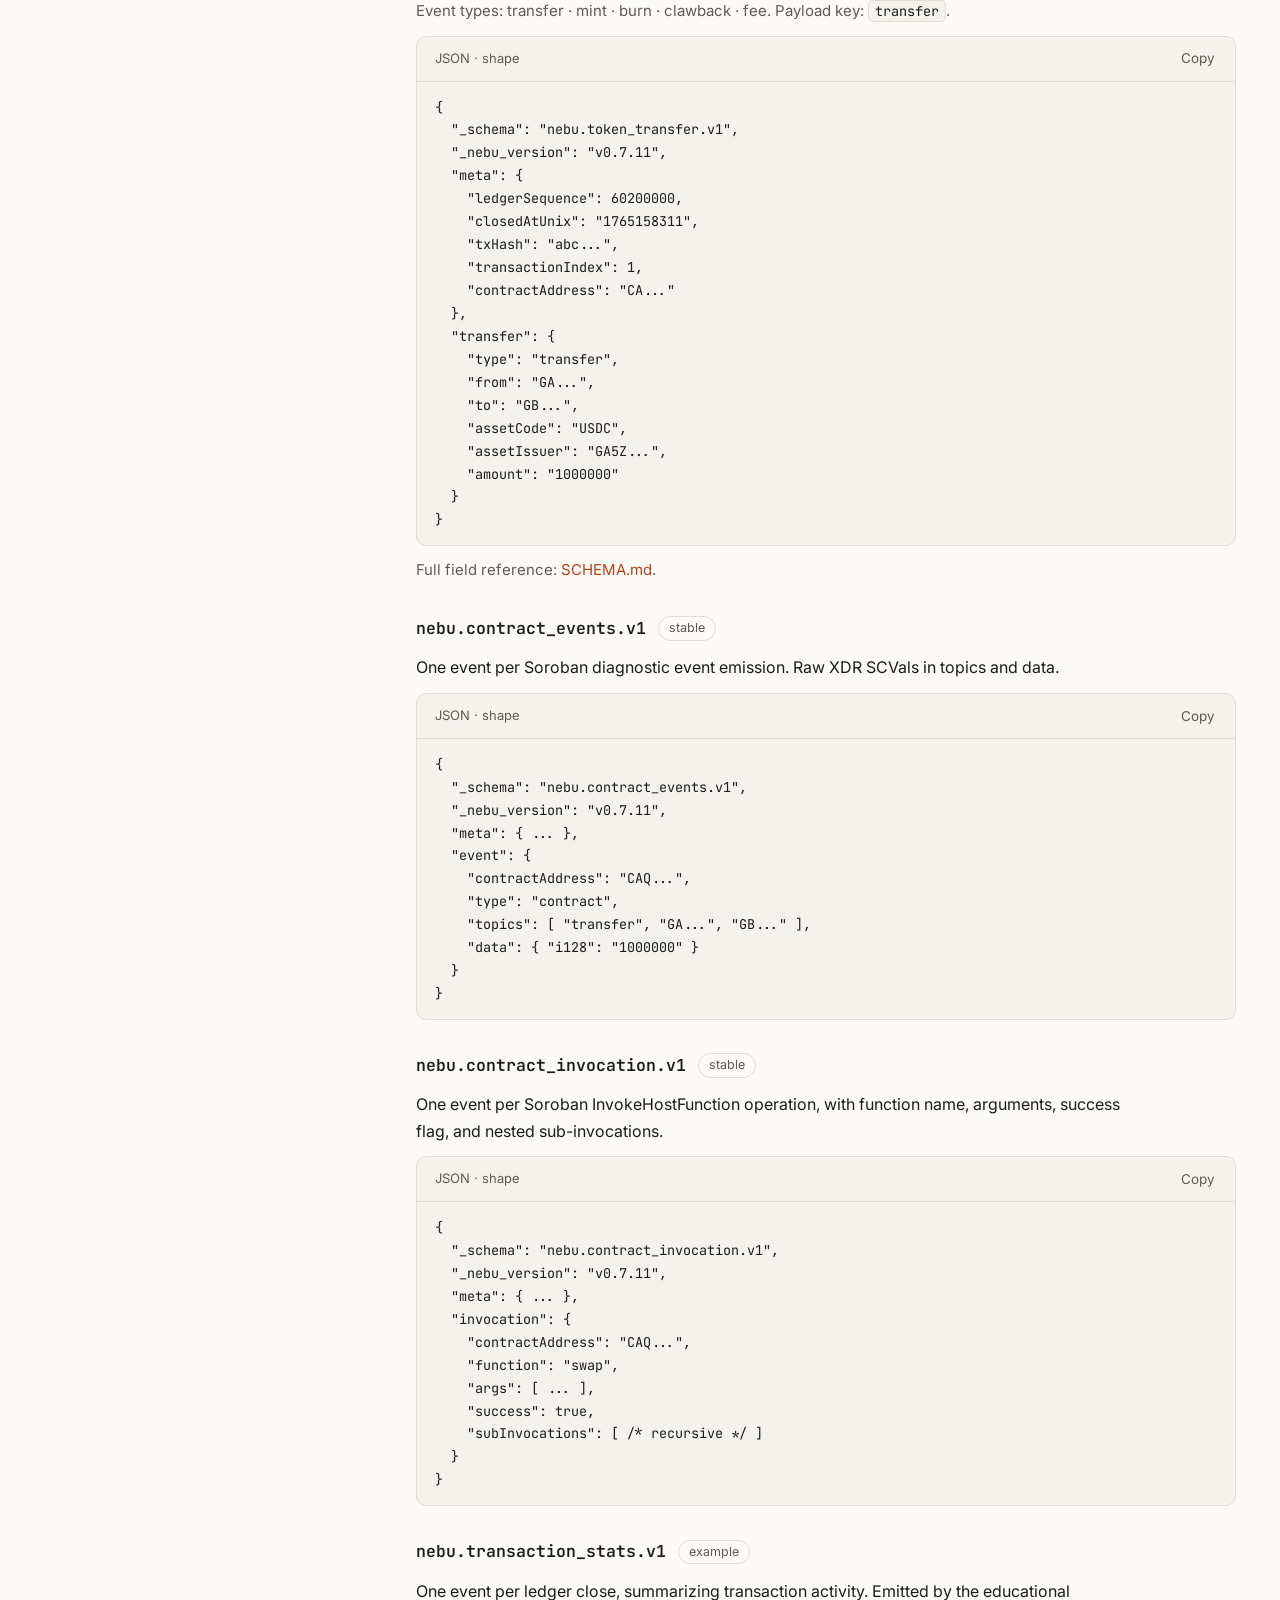
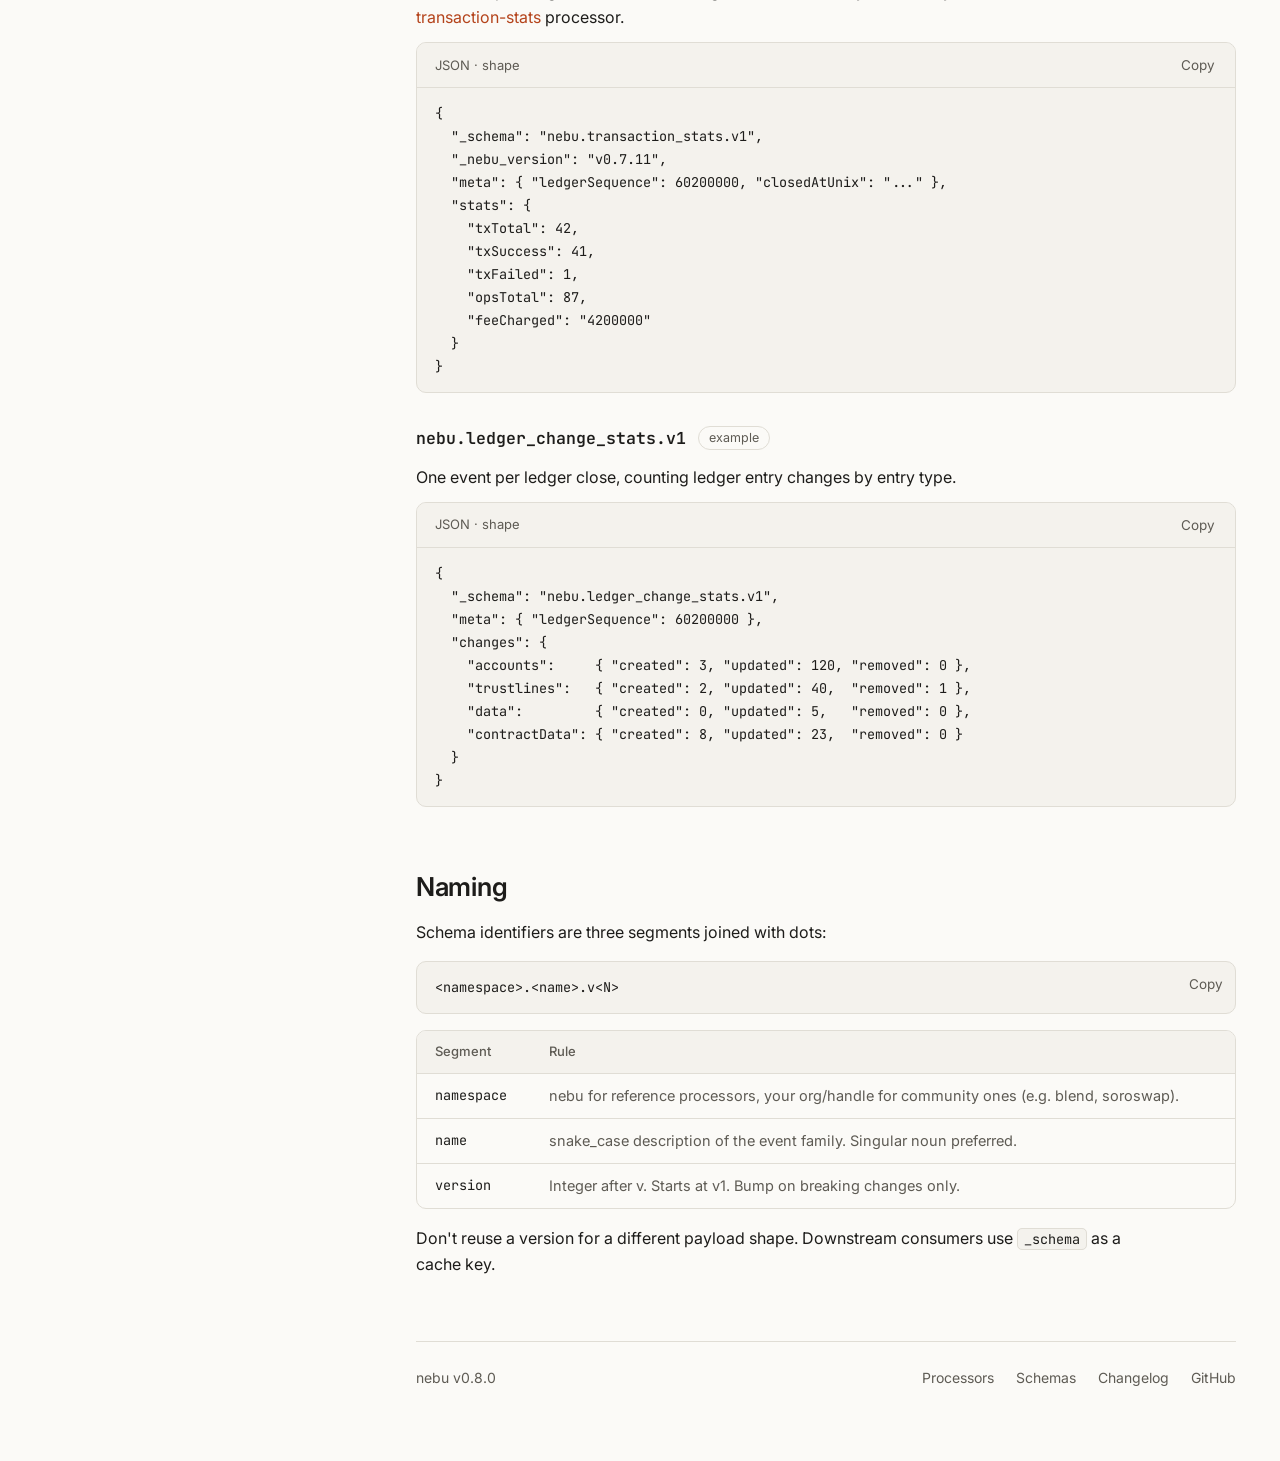
<file: docs/schemas.html>
<!DOCTYPE html>
<html lang="en">
<head>
<meta charset="utf-8">
<meta name="viewport" content="width=device-width, initial-scale=1">
<meta name="color-scheme" content="dark light">
<title>nebu schemas</title>
<link rel="preconnect" href="https://fonts.googleapis.com">
<link rel="preconnect" href="https://fonts.gstatic.com" crossorigin>
<link rel="stylesheet" href="https://fonts.googleapis.com/css2?family=Inter:wght@400;500;600&amp;family=JetBrains+Mono:wght@400;500&amp;display=swap">
<link rel="stylesheet" href="assets/nebu.css">
</head>
<body id="top">

<header class="site-header">
<div class="site-header__inner">
<a href="index.html" class="brand">
<span class="brand__name">nebu</span>
<span class="brand__version">v0.8.0</span>
</a>
<nav aria-label="Primary" class="site-nav">
<a href="index.html" class="site-nav__link is-current">Docs</a>
<a href="processors.html" class="site-nav__link">Processors</a>
<a href="schemas.html" class="site-nav__link">Schemas</a>
<a href="changelog.html" class="site-nav__link">Changelog</a>
</nav>
<label data-search class="search">
<svg aria-hidden="true" width="15" height="15" viewBox="0 0 24 24" fill="none" stroke="currentColor" stroke-width="2" stroke-linecap="round"><circle cx="11" cy="11" r="7"></circle><path d="M20 20l-3.5-3.5"></path></svg>
<span class="sr-only">Search the docs</span>
<input type="search" placeholder="Search docs" class="search__input">
<span class="search__kbd">⌘K</span>
</label>
<a href="https://github.com/withObsrvr/nebu" class="site-nav__link">GitHub</a>
</div>
</header>

<div class="layout">
<nav aria-label="Documentation" class="sidebar"><div class="stack gap-2"><div class="sidebar__title">Get started</div><a href="index.html" class="sidebar__link">Introduction</a><a href="quickstart.html" class="sidebar__link">Quickstart</a></div><div class="stack gap-2"><div class="sidebar__title">Guides</div><a href="build-processors.html" class="sidebar__link">Build a processor</a></div><div class="stack gap-2"><div class="sidebar__title">Reference</div><a href="man.html" class="sidebar__link">nebu(1) man page</a><a href="processors.html" class="sidebar__link">Processors</a><a href="schemas.html" aria-current="page" class="sidebar__link is-current">Schemas</a><a href="changelog.html" class="sidebar__link">Changelog</a></div><div class="stack gap-2"><div class="sidebar__title">For agents</div><a href="https://nebu.withobsrvr.com/SKILL.md" class="sidebar__link">SKILL.md</a><a href="https://github.com/withObsrvr/nebu/blob/main/docs/HOOKS.md" class="sidebar__link">Runtime hooks</a></div></nav>
<main class="content">
<section class="stack gap-20"><div class="eyebrow">Reference</div>
<h1>Schemas</h1>
<p class="lede">Every event nebu emits carries a self-describing <code class="ic">_schema</code> identifier. This is the index.</p>
<p class="measure">Schemas are versioned independently from the CLI. A processor at v0.9 can still emit <code class="ic">nebu.token_transfer.v1</code> — and should, until the shape of the data actually changes.</p>
<nav aria-label="On this page" class="toc"><span class="muted">On this page</span><a href="#policy" class="fg">Versioning policy</a><a href="#envelope" class="fg">Envelope</a><a href="#registry" class="fg">Registry</a><a href="#naming" class="fg">Naming</a></nav></section>

<section class="stack gap-16"><h2 id="policy">Versioning policy</h2>
<div style="display: grid; grid-template-columns: repeat(auto-fit, minmax(min(300px, 100%), 1fr)); gap: 16px"><div class="panel"><span style="font-weight: 600; color: var(--accent)">Breaking — bump the version</span><span class="small muted">These increment the version (v1 → v2):</span><ul class="list list--small gap-4"><li>Rename a field</li><li>Remove a field</li><li>Change a field's type</li><li>Change an enum value</li><li>Flatten or restructure nested objects</li></ul></div><div class="panel"><span style="font-weight: 600; color: var(--teal)">Non-breaking — keep the version</span><span class="small muted">These do not bump the version:</span><ul class="list list--small gap-4"><li>Add a new field</li><li>Add a new optional field</li><li>Add a new event type under the same schema</li><li>Expand the set of enum values</li></ul></div></div>
<p class="measure">When a breaking change ships, old and new versions can both exist in a pipeline. Filter by <code class="ic">_schema</code> if you need to keep the old behavior.</p></section>

<section class="stack gap-16"><h2 id="envelope">Envelope</h2>
<p class="measure">Every event has the same two metadata fields at the top level, regardless of which processor emitted it:</p>
<div data-code class="code-block"><div class="code-block__head"><span class="code-block__label">JSON · envelope</span><button type="button" data-copy class="copy-btn">Copy</button></div><pre class="code-block__pre">{
  "_schema": "&lt;namespace&gt;.&lt;name&gt;.v&lt;N&gt;",   // identifier — required
  "_nebu_version": "v0.7.11",              // producing nebu CLI — required
  "meta": { /* common ledger metadata */ },
  ...payload...
}</pre></div>
<p class="measure small muted"><code class="ic">meta</code> typically contains ledgerSequence, closedAtUnix, txHash, transactionIndex, and contractAddress (when applicable). Exact fields are defined per schema below.</p></section>

<section style="display: flex; flex-direction: column; gap: 32px"><h2 id="registry">Registry</h2>
<p class="measure">Schemas emitted by reference processors. Community processors add their own under different namespaces — browse the <a href="https://github.com/withObsrvr/nebu-processor-registry">community registry</a>.</p>
<div class="stack gap-12"><div class="row-wrap"><h3 id="nebu-token-transfer-v1" class="h3-mono">nebu.token_transfer.v1</h3><span class="pill">stable · since v0.3.0</span></div>
<p class="measure">One event per classic or Soroban token transfer observation. Emitted by <a href="processors.html">token-transfer</a>.</p>
<p class="measure small muted">Event types: transfer · mint · burn · clawback · fee. Payload key: <code class="ic">transfer</code>.</p>
<div data-code class="code-block"><div class="code-block__head"><span class="code-block__label">JSON · shape</span><button type="button" data-copy class="copy-btn">Copy</button></div><pre class="code-block__pre">{
  "_schema": "nebu.token_transfer.v1",
  "_nebu_version": "v0.7.11",
  "meta": {
    "ledgerSequence": 60200000,
    "closedAtUnix": "1765158311",
    "txHash": "abc...",
    "transactionIndex": 1,
    "contractAddress": "CA..."
  },
  "transfer": {
    "type": "transfer",
    "from": "GA...",
    "to": "GB...",
    "assetCode": "USDC",
    "assetIssuer": "GA5Z...",
    "amount": "1000000"
  }
}</pre></div>
<p class="measure small muted">Full field reference: <a href="https://github.com/withObsrvr/nebu-processor-registry/blob/main/processors/token-transfer/SCHEMA.md">SCHEMA.md</a>.</p></div>
<div class="stack gap-12"><div class="row-wrap"><h3 id="nebu-contract-events-v1" class="h3-mono">nebu.contract_events.v1</h3><span class="pill">stable</span></div>
<p class="measure">One event per Soroban diagnostic event emission. Raw XDR SCVals in topics and data.</p>
<div data-code class="code-block"><div class="code-block__head"><span class="code-block__label">JSON · shape</span><button type="button" data-copy class="copy-btn">Copy</button></div><pre class="code-block__pre">{
  "_schema": "nebu.contract_events.v1",
  "_nebu_version": "v0.7.11",
  "meta": { ... },
  "event": {
    "contractAddress": "CAQ...",
    "type": "contract",
    "topics": [ "transfer", "GA...", "GB..." ],
    "data": { "i128": "1000000" }
  }
}</pre></div></div>
<div class="stack gap-12"><div class="row-wrap"><h3 id="nebu-contract-invocation-v1" class="h3-mono">nebu.contract_invocation.v1</h3><span class="pill">stable</span></div>
<p class="measure">One event per Soroban InvokeHostFunction operation, with function name, arguments, success flag, and nested sub-invocations.</p>
<div data-code class="code-block"><div class="code-block__head"><span class="code-block__label">JSON · shape</span><button type="button" data-copy class="copy-btn">Copy</button></div><pre class="code-block__pre">{
  "_schema": "nebu.contract_invocation.v1",
  "_nebu_version": "v0.7.11",
  "meta": { ... },
  "invocation": {
    "contractAddress": "CAQ...",
    "function": "swap",
    "args": [ ... ],
    "success": true,
    "subInvocations": [ /* recursive */ ]
  }
}</pre></div></div>
<div class="stack gap-12"><div class="row-wrap"><h3 id="nebu-transaction-stats-v1" class="h3-mono">nebu.transaction_stats.v1</h3><span class="pill">example</span></div>
<p class="measure">One event per ledger close, summarizing transaction activity. Emitted by the educational <a href="processors.html">transaction-stats</a> processor.</p>
<div data-code class="code-block"><div class="code-block__head"><span class="code-block__label">JSON · shape</span><button type="button" data-copy class="copy-btn">Copy</button></div><pre class="code-block__pre">{
  "_schema": "nebu.transaction_stats.v1",
  "_nebu_version": "v0.7.11",
  "meta": { "ledgerSequence": 60200000, "closedAtUnix": "..." },
  "stats": {
    "txTotal": 42,
    "txSuccess": 41,
    "txFailed": 1,
    "opsTotal": 87,
    "feeCharged": "4200000"
  }
}</pre></div></div>
<div class="stack gap-12"><div class="row-wrap"><h3 id="nebu-ledger-change-stats-v1" class="h3-mono">nebu.ledger_change_stats.v1</h3><span class="pill">example</span></div>
<p class="measure">One event per ledger close, counting ledger entry changes by entry type.</p>
<div data-code class="code-block"><div class="code-block__head"><span class="code-block__label">JSON · shape</span><button type="button" data-copy class="copy-btn">Copy</button></div><pre class="code-block__pre">{
  "_schema": "nebu.ledger_change_stats.v1",
  "meta": { "ledgerSequence": 60200000 },
  "changes": {
    "accounts":     { "created": 3, "updated": 120, "removed": 0 },
    "trustlines":   { "created": 2, "updated": 40,  "removed": 1 },
    "data":         { "created": 0, "updated": 5,   "removed": 0 },
    "contractData": { "created": 8, "updated": 23,  "removed": 0 }
  }
}</pre></div></div></section>

<section class="stack gap-16"><h2 id="naming">Naming</h2>
<p class="measure">Schema identifiers are three segments joined with dots:</p>
<div data-code class="code-block code-block--inline"><pre class="code-block__pre">&lt;namespace&gt;.&lt;name&gt;.v&lt;N&gt;</pre><button type="button" data-copy class="copy-btn">Copy</button></div>
<div class="table-wrap"><table class="table" style="min-width: 480px"><thead><tr><th scope="col">Segment</th><th scope="col">Rule</th></tr></thead><tbody><tr><td class="mono nowrap">namespace</td><td class="muted">nebu for reference processors, your org/handle for community ones (e.g. blend, soroswap).</td></tr><tr><td class="mono nowrap">name</td><td class="muted">snake_case description of the event family. Singular noun preferred.</td></tr><tr><td class="mono nowrap">version</td><td class="muted">Integer after v. Starts at v1. Bump on breaking changes only.</td></tr></tbody></table></div>
<p class="measure">Don't reuse a version for a different payload shape. Downstream consumers use <code class="ic">_schema</code> as a cache key.</p></section>

<footer class="site-footer">
<span>nebu v0.8.0</span>
<div class="site-footer__links">
<a href="processors.html" class="muted">Processors</a>
<a href="schemas.html" class="muted">Schemas</a>
<a href="changelog.html" class="muted">Changelog</a>
<a href="https://github.com/withObsrvr/nebu" class="muted">GitHub</a>
</div>
</footer>
</main>
</div>

<script src="assets/nebu.js"></script>
</body>
</html>
</file>
<file: docs/assets/nebu.css>
/* =============================================================================
 * nebu.css — shared styles for the nebu documentation site.
 *
 * Calm docs layout: top bar, section sidebar, one reading column.
 * Dark by default; follows the reader's light-mode preference.
 * Every page links this file; no build step, no CDN framework.
 * =========================================================================== */

/* ---- Tokens ------------------------------------------------------------ */

:root {
  --bg: #141413;
  --panel: #1c1c1a;
  --code: #0f0f0e;
  --line: #2e2d2a;
  --fg: #ebe9e4;
  --muted: #a8a49c;
  --accent: #ff8a5c;
  --teal: #6fd3c5;
  --btn-bg: #ff7f50;
  --btn-fg: #1d0e07;
  --code-fg: #e4e1da;

  --font-sans: Inter, system-ui, -apple-system, 'Segoe UI', sans-serif;
  --font-mono: 'JetBrains Mono', ui-monospace, Menlo, monospace;

  color-scheme: dark;
}

@media (prefers-color-scheme: light) {
  :root {
    --bg: #fbfaf7;
    --panel: #f4f2ed;
    --code: #f4f2ed;
    --line: #e0ddd5;
    --fg: #1d1c1a;
    --muted: #5e5b54;
    --accent: #b4431b;
    --teal: #0d6b61;
    --btn-bg: #b4431b;
    --btn-fg: #ffffff;
    --code-fg: #1d1c1a;
    color-scheme: light;
  }
}

/* ---- Base -------------------------------------------------------------- */

*, *::before, *::after { box-sizing: border-box; }

html { scroll-behavior: smooth; }

body {
  margin: 0;
  background: var(--bg);
  color: var(--fg);
  font-family: var(--font-sans);
  font-size: 16px;
  line-height: 1.65;
  text-wrap: pretty;
}

a { color: var(--accent); text-decoration: none; }
a:hover { color: var(--fg); text-decoration: underline; }
:focus-visible { outline: 2px solid var(--accent); outline-offset: 2px; }

/* In-page jumps land clear of the top edge */
[id] { scroll-margin-top: 24px; }

.sr-only {
  position: absolute;
  width: 1px;
  height: 1px;
  overflow: hidden;
  clip-path: inset(50%);
  white-space: nowrap;
}

/* ---- Text utilities ---------------------------------------------------- */

.fg     { color: var(--fg); }
.muted  { color: var(--muted); }
.accent { color: var(--accent); }
.teal   { color: var(--teal); }
.strong { font-weight: 600; }
.small  { font-size: 15px; }
.mono   { font-family: var(--font-mono); font-size: 13.5px; }
.mono.xs { font-size: 12.5px; }
.nowrap { white-space: nowrap; }
.measure { max-width: 720px; }

.stack { display: flex; flex-direction: column; }
.gap-2  { gap: 2px; }
.gap-4  { gap: 4px; }
.gap-6  { gap: 6px; }
.gap-8  { gap: 8px; }
.gap-10 { gap: 10px; }
.gap-12 { gap: 12px; }
.gap-14 { gap: 14px; }
.gap-16 { gap: 16px; }
.gap-18 { gap: 18px; }
.gap-20 { gap: 20px; }
.gap-22 { gap: 22px; }
.gap-24 { gap: 24px; }
.gap-26 { gap: 26px; }

.row      { display: flex; align-items: center; gap: 12px; }
.row-wrap { display: flex; flex-wrap: wrap; align-items: center; gap: 8px 12px; }

/* ---- Top bar ----------------------------------------------------------- */

.site-header { border-bottom: 1px solid var(--line); }

.site-header__inner {
  max-width: 1240px;
  margin: 0 auto;
  padding: 10px 24px;
  display: flex;
  flex-wrap: wrap;
  align-items: center;
  gap: 12px 28px;
}

.brand {
  display: flex;
  align-items: center;
  gap: 10px;
  min-height: 44px;
  color: var(--fg);
}
.brand:hover { text-decoration: none; }

.brand__name {
  font-family: var(--font-mono);
  font-size: 19px;
  font-weight: 500;
  letter-spacing: -0.01em;
}

.brand__version {
  font-family: var(--font-mono);
  font-size: 12px;
  color: var(--muted);
  border: 1px solid var(--line);
  border-radius: 999px;
  padding: 1px 9px;
}

.site-nav {
  display: flex;
  flex-wrap: wrap;
  gap: 4px 22px;
  font-size: 14.5px;
  flex: 1 1 auto;
}

.site-nav__link { color: var(--muted); font-size: 14.5px; line-height: 44px; }
.site-nav__link.is-current { color: var(--fg); font-weight: 500; }

/* ---- Search ------------------------------------------------------------ */

.search {
  position: relative;
  display: flex;
  align-items: center;
  gap: 8px;
  height: 40px;
  padding: 0 12px;
  border: 1px solid var(--line);
  border-radius: 8px;
  background: var(--panel);
  color: var(--muted);
  font-size: 14px;
  flex: 0 1 240px;
}
.search:focus-within { border-color: var(--accent); }

.search__input {
  flex: 1 1 auto;
  min-width: 0;
  background: transparent;
  border: 0;
  outline: 0;
  color: var(--fg);
  font: inherit;
}
.search__input::-webkit-search-cancel-button { display: none; }

.search__kbd {
  font-family: var(--font-mono);
  font-size: 11.5px;
  border: 1px solid var(--line);
  border-radius: 5px;
  padding: 0 5px;
  white-space: nowrap;
}

.search__results {
  position: absolute;
  top: calc(100% + 6px);
  left: 0;
  z-index: 10;
  width: max(100%, 340px);
  max-width: calc(100vw - 48px);
  max-height: 60vh;
  overflow-y: auto;
  margin: 0;
  padding: 6px;
  list-style: none;
  border: 1px solid var(--line);
  border-radius: 10px;
  background: var(--panel);
  box-shadow: 0 12px 32px rgba(0, 0, 0, 0.25);
}
.search__results[hidden] { display: none; }

.search__result a {
  display: flex;
  flex-direction: column;
  padding: 7px 10px;
  border-radius: 6px;
  color: var(--fg);
  line-height: 1.4;
}
.search__result a:hover,
.search__result[aria-selected="true"] a {
  background: var(--bg);
  text-decoration: none;
}
.search__result-page { font-size: 12.5px; color: var(--muted); }
.search__empty { padding: 7px 10px; color: var(--muted); }

/* ---- Layout ------------------------------------------------------------ */

.layout {
  max-width: 1240px;
  margin: 0 auto;
  padding: 0 24px;
  display: flex;
  flex-wrap: wrap;
  gap: 0 56px;
}

.sidebar {
  flex: 1 1 210px;
  max-width: 100%;
  padding: 36px 0 24px;
  font-size: 14.5px;
  display: flex;
  flex-direction: column;
  gap: 26px;
}

.sidebar__title {
  font-size: 12.5px;
  font-weight: 600;
  color: var(--fg);
  margin-bottom: 6px;
}

.sidebar__link { color: var(--muted); padding: 5px 10px; border-radius: 6px; }
.sidebar__link.is-current {
  color: var(--accent);
  font-weight: 500;
  background: var(--panel);
}

.content {
  flex: 999 1 560px;
  min-width: 0;
  max-width: 820px;
  padding: 44px 0 72px;
  display: flex;
  flex-direction: column;
  gap: 64px;
}

.content p { margin: 0; }
.content strong { font-weight: 600; }

.content h1 {
  margin: 0;
  font-size: 40px;
  line-height: 1.15;
  font-weight: 600;
  letter-spacing: -0.02em;
}

.content h2 {
  margin: 0;
  font-size: 26px;
  line-height: 1.25;
  font-weight: 600;
  letter-spacing: -0.01em;
}

.content h3 { margin: 0; font-size: 17px; font-weight: 600; }
.content h3.h3-sm { font-size: 16.5px; }
.content h3.h3-xs { font-size: 15.5px; }
.content h3.h3-mono { font-family: var(--font-mono); font-size: 16.5px; }

h1, h2, h3 { overflow-wrap: anywhere; }

.eyebrow { font-size: 13.5px; color: var(--muted); }

.lede {
  font-size: 18.5px;
  line-height: 1.6;
  color: var(--muted);
  max-width: 680px;
}

.tagline { font-size: 16px; font-weight: 500; }

.toc {
  display: flex;
  flex-wrap: wrap;
  gap: 4px 18px;
  padding: 12px 16px;
  border: 1px solid var(--line);
  border-radius: 10px;
  font-size: 14px;
}

.site-footer {
  display: flex;
  flex-wrap: wrap;
  justify-content: space-between;
  gap: 10px 24px;
  padding-top: 24px;
  border-top: 1px solid var(--line);
  font-size: 14px;
  color: var(--muted);
}
.site-footer a { color: var(--muted); }
.site-footer__links { display: flex; flex-wrap: wrap; gap: 6px 22px; }

/* ---- Inline code ------------------------------------------------------- */

.ic {
  font-family: var(--font-mono);
  font-size: 13.5px;
  color: var(--fg);
  background: var(--panel);
  border: 1px solid var(--line);
  border-radius: 5px;
  padding: 1px 6px;
}

/* ---- Code blocks ------------------------------------------------------- */

.code-block {
  border: 1px solid var(--line);
  border-radius: 10px;
  background: var(--code);
  overflow: hidden;
}

/* Copy button sits beside the code instead of a header bar */
.code-block--inline { display: flex; align-items: flex-start; }
.code-block--inline .code-block__pre { flex: 1 1 auto; min-width: 0; }

.code-block__pre {
  margin: 0;
  padding: 14px 18px;
  overflow-x: auto;
  white-space: pre;
  tab-size: 4;
  font-family: var(--font-mono);
  font-size: 13.5px;
  line-height: 1.7;
  color: var(--code-fg);
}
.code-block__pre--roomy { padding: 16px 18px; }

.code-block__head {
  display: flex;
  align-items: center;
  justify-content: space-between;
  gap: 12px;
  padding: 0 8px 0 18px;
  border-bottom: 1px solid var(--line);
  background: var(--panel);
}
.code-block__head--tabs { padding: 0 8px 0 6px; }

.code-block__label { font-size: 13px; color: var(--muted); }

.copy-btn {
  flex: 0 0 auto;
  height: 44px;
  padding: 0 12px;
  border: 0;
  background: transparent;
  color: var(--muted);
  font: inherit;
  font-size: 13.5px;
  cursor: pointer;
}
.copy-btn:hover,
.copy-btn.is-copied { color: var(--fg); }

/* ---- Tabs -------------------------------------------------------------- */

.tabs { display: flex; gap: 2px; }

.tab {
  height: 44px;
  padding: 0 14px;
  border: 0;
  border-bottom: 2px solid transparent;
  background: transparent;
  color: var(--muted);
  font: inherit;
  font-size: 14px;
  font-weight: 500;
  cursor: pointer;
}
.tab:hover { color: var(--fg); }
.tab[aria-selected="true"] {
  color: var(--fg);
  border-bottom-color: var(--accent);
}

/* ---- Buttons ----------------------------------------------------------- */

.btn {
  display: inline-flex;
  align-items: center;
  height: 44px;
  padding: 0 18px;
  border: 1px solid var(--line);
  border-radius: 8px;
  background: transparent;
  color: var(--fg);
  font: inherit;
  font-size: 15px;
  font-weight: 500;
  cursor: pointer;
}
.btn:hover { color: var(--fg); text-decoration: none; border-color: var(--muted); }

.btn--sm {
  padding: 0 16px;
  background: var(--bg);
  font-size: 14px;
}

.btn--primary {
  border-color: transparent;
  background: var(--btn-bg);
  color: var(--btn-fg);
  font-weight: 600;
}
.btn--primary:hover { color: var(--btn-fg); border-color: transparent; filter: brightness(1.08); }

/* ---- Tables ------------------------------------------------------------ */

.table-wrap {
  overflow-x: auto;
  border: 1px solid var(--line);
  border-radius: 10px;
}

.table {
  width: 100%;
  min-width: 520px;
  border-collapse: collapse;
  font-size: 14.5px;
  text-align: left;
}
.table thead tr { background: var(--panel); color: var(--muted); }
.table thead th { padding: 10px 18px; font-weight: 500; font-size: 13px; }
.table tbody tr { border-top: 1px solid var(--line); }
.table tbody th { padding: 10px 18px; font-weight: 400; vertical-align: top; }
.table td { padding: 10px 18px; vertical-align: top; }

/* ---- Feature grids (home) --------------------------------------------- */

.grid-features {
  display: grid;
  grid-template-columns: repeat(auto-fit, minmax(min(320px, 100%), 1fr));
  gap: 28px 40px;
}

/* Secondary tier: smaller columns under a rule */
.grid-features--minor {
  grid-template-columns: repeat(auto-fit, minmax(min(220px, 100%), 1fr));
  gap: 24px 32px;
  padding-top: 24px;
  border-top: 1px solid var(--line);
}

.link-cta { font-size: 15px; font-weight: 500; }

/* ---- Cards, entries, pills -------------------------------------------- */

.card {
  display: flex;
  flex-direction: column;
  gap: 6px;
  padding: 20px 22px;
  border: 1px solid var(--line);
  border-radius: 10px;
  color: var(--fg);
}
.card:hover { color: var(--fg); text-decoration: none; border-color: var(--muted); }
.card__title { font-size: 16.5px; font-weight: 600; }
.card__cta { font-size: 14.5px; font-weight: 500; color: var(--accent); margin-top: 4px; }

.panel {
  display: flex;
  flex-direction: column;
  gap: 8px;
  padding: 20px 22px;
  border: 1px solid var(--line);
  border-radius: 10px;
}

.entry {
  display: flex;
  flex-direction: column;
  gap: 12px;
  padding: 22px 24px;
  border: 1px solid var(--line);
  border-radius: 10px;
}

.entry__head {
  display: flex;
  flex-wrap: wrap;
  align-items: baseline;
  justify-content: space-between;
  gap: 6px 16px;
  padding-bottom: 10px;
  border-bottom: 1px solid var(--line);
}

.pill {
  font-size: 12.5px;
  color: var(--muted);
  border: 1px solid var(--line);
  border-radius: 999px;
  padding: 1px 10px;
  white-space: nowrap;
}
.pill--accent { color: var(--accent); }
.pill--teal   { color: var(--teal); }
.pill--fg     { color: var(--fg); }

.chip {
  font-family: var(--font-mono);
  font-size: 13.5px;
  color: var(--fg);
  border: 1px solid var(--line);
  border-radius: 8px;
  padding: 6px 12px;
}
.chip:hover { color: var(--fg); text-decoration: none; border-color: var(--muted); }

.meta-list {
  margin: 0;
  display: flex;
  flex-direction: column;
  gap: 6px;
  font-size: 14.5px;
}
.meta-list__row { display: flex; flex-wrap: wrap; gap: 2px 16px; }
.meta-list__key { flex: 0 0 84px; color: var(--muted); }
.meta-list__val { margin: 0; flex: 1 1 260px; }

.callout {
  display: flex;
  flex-direction: column;
  gap: 4px;
  padding: 16px 20px;
  border: 1px solid var(--line);
  border-radius: 10px;
  background: var(--panel);
  font-size: 15px;
}

/* ---- Lists ------------------------------------------------------------- */

.list {
  margin: 0;
  padding-left: 20px;
  display: flex;
  flex-direction: column;
}
.list.gap-8  { max-width: 720px; }
.list.gap-14 { max-width: 760px; }
.list--small { font-size: 15px; }

.steps {
  margin: 0;
  padding: 0;
  list-style: none;
  display: flex;
  flex-direction: column;
  gap: 26px;
}
.step-num { color: var(--muted); font-weight: 500; margin-right: 8px; }

/* ---- Pipeline diagram (home) ------------------------------------------ */

.flow {
  display: flex;
  flex-direction: column;
  gap: 10px;
  padding: 22px;
  border: 1px solid var(--line);
  border-radius: 10px;
  background: var(--panel);
  font-size: 14.5px;
}

.flow__source {
  display: flex;
  flex-direction: column;
  gap: 2px;
  padding: 14px 16px;
  border: 1px solid var(--line);
  border-radius: 8px;
  background: var(--bg);
}

.flow__arrow {
  display: flex;
  align-items: center;
  justify-content: center;
  gap: 8px;
  color: var(--muted);
  font-family: var(--font-mono);
  font-size: 12.5px;
}

.flow__stage {
  display: flex;
  flex-wrap: wrap;
  align-items: baseline;
  gap: 4px 18px;
  padding: 14px 16px;
  border: 1px solid var(--line);
  border-radius: 8px;
  background: var(--bg);
}
.flow__stage-name { flex: 0 0 240px; font-weight: 600; color: var(--accent); }
.flow__stage-items { flex: 1 1 260px; font-family: var(--font-mono); font-size: 13px; }
</file>
